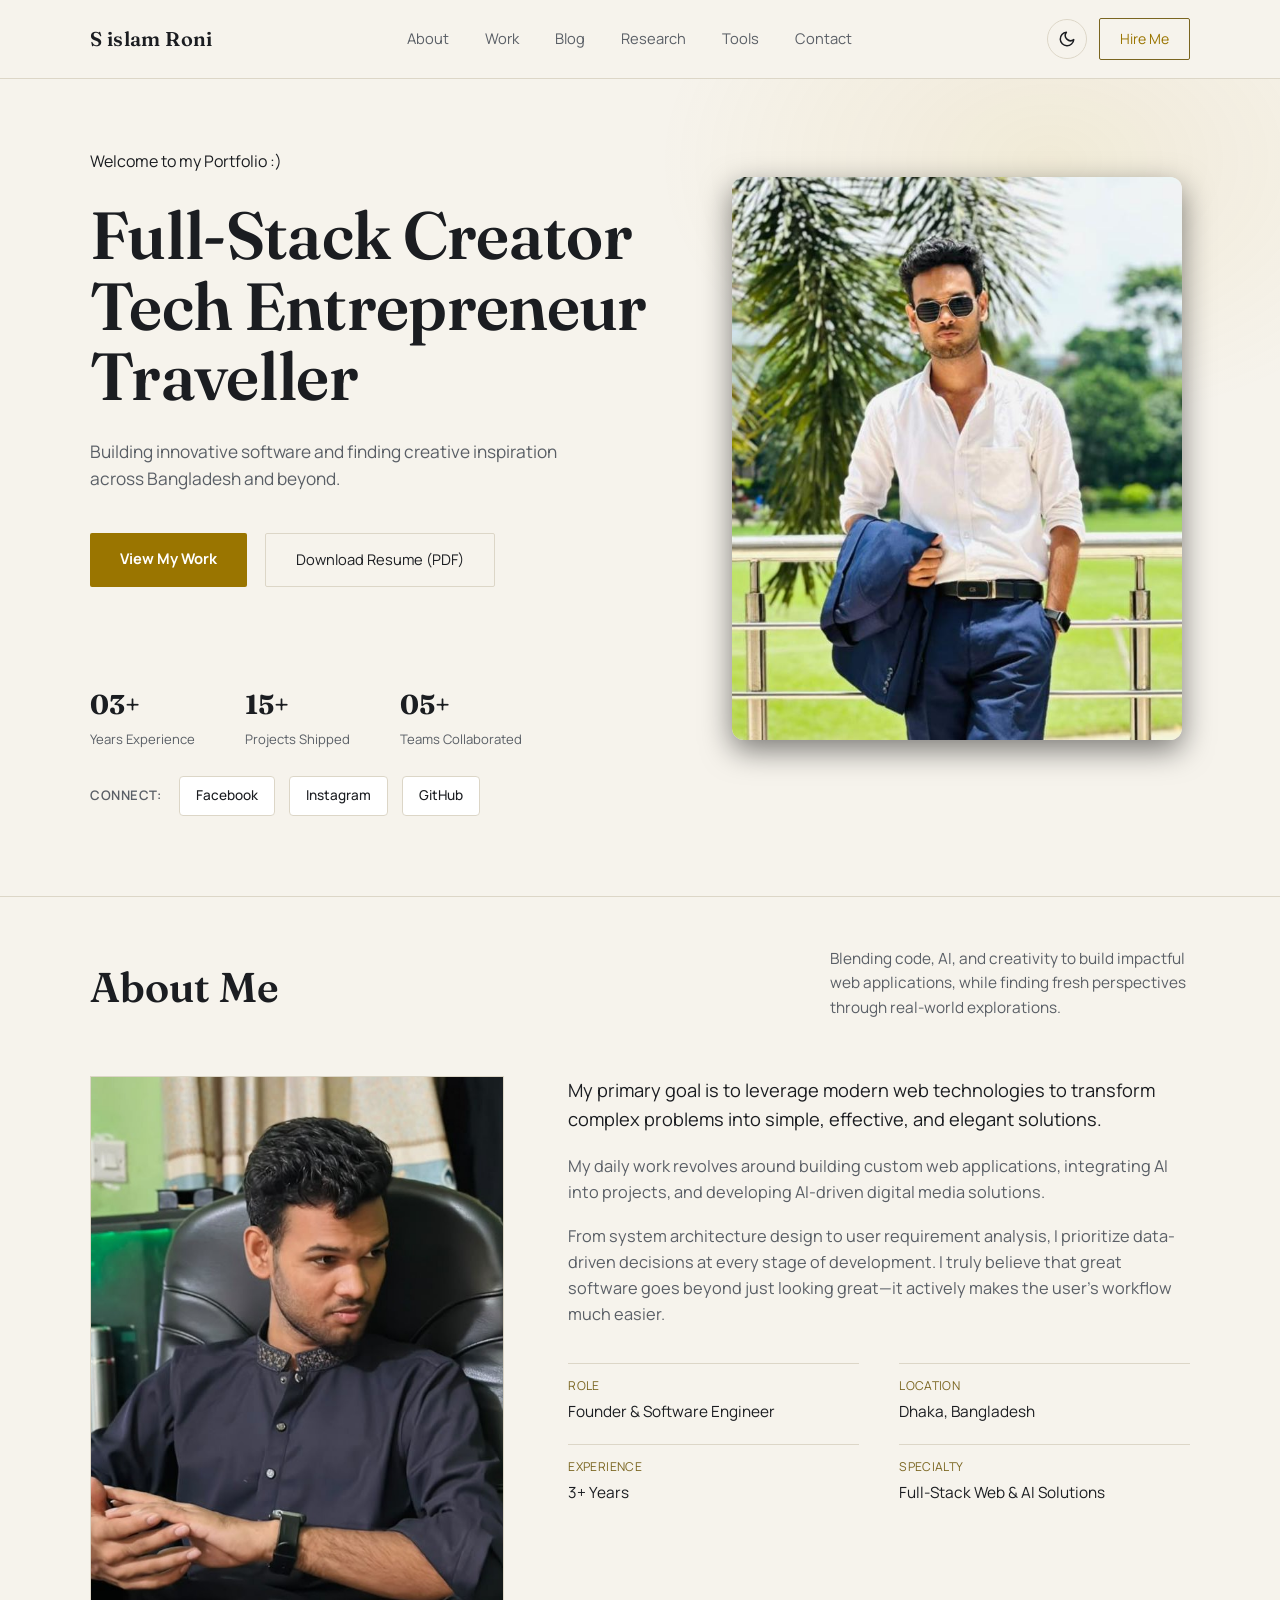
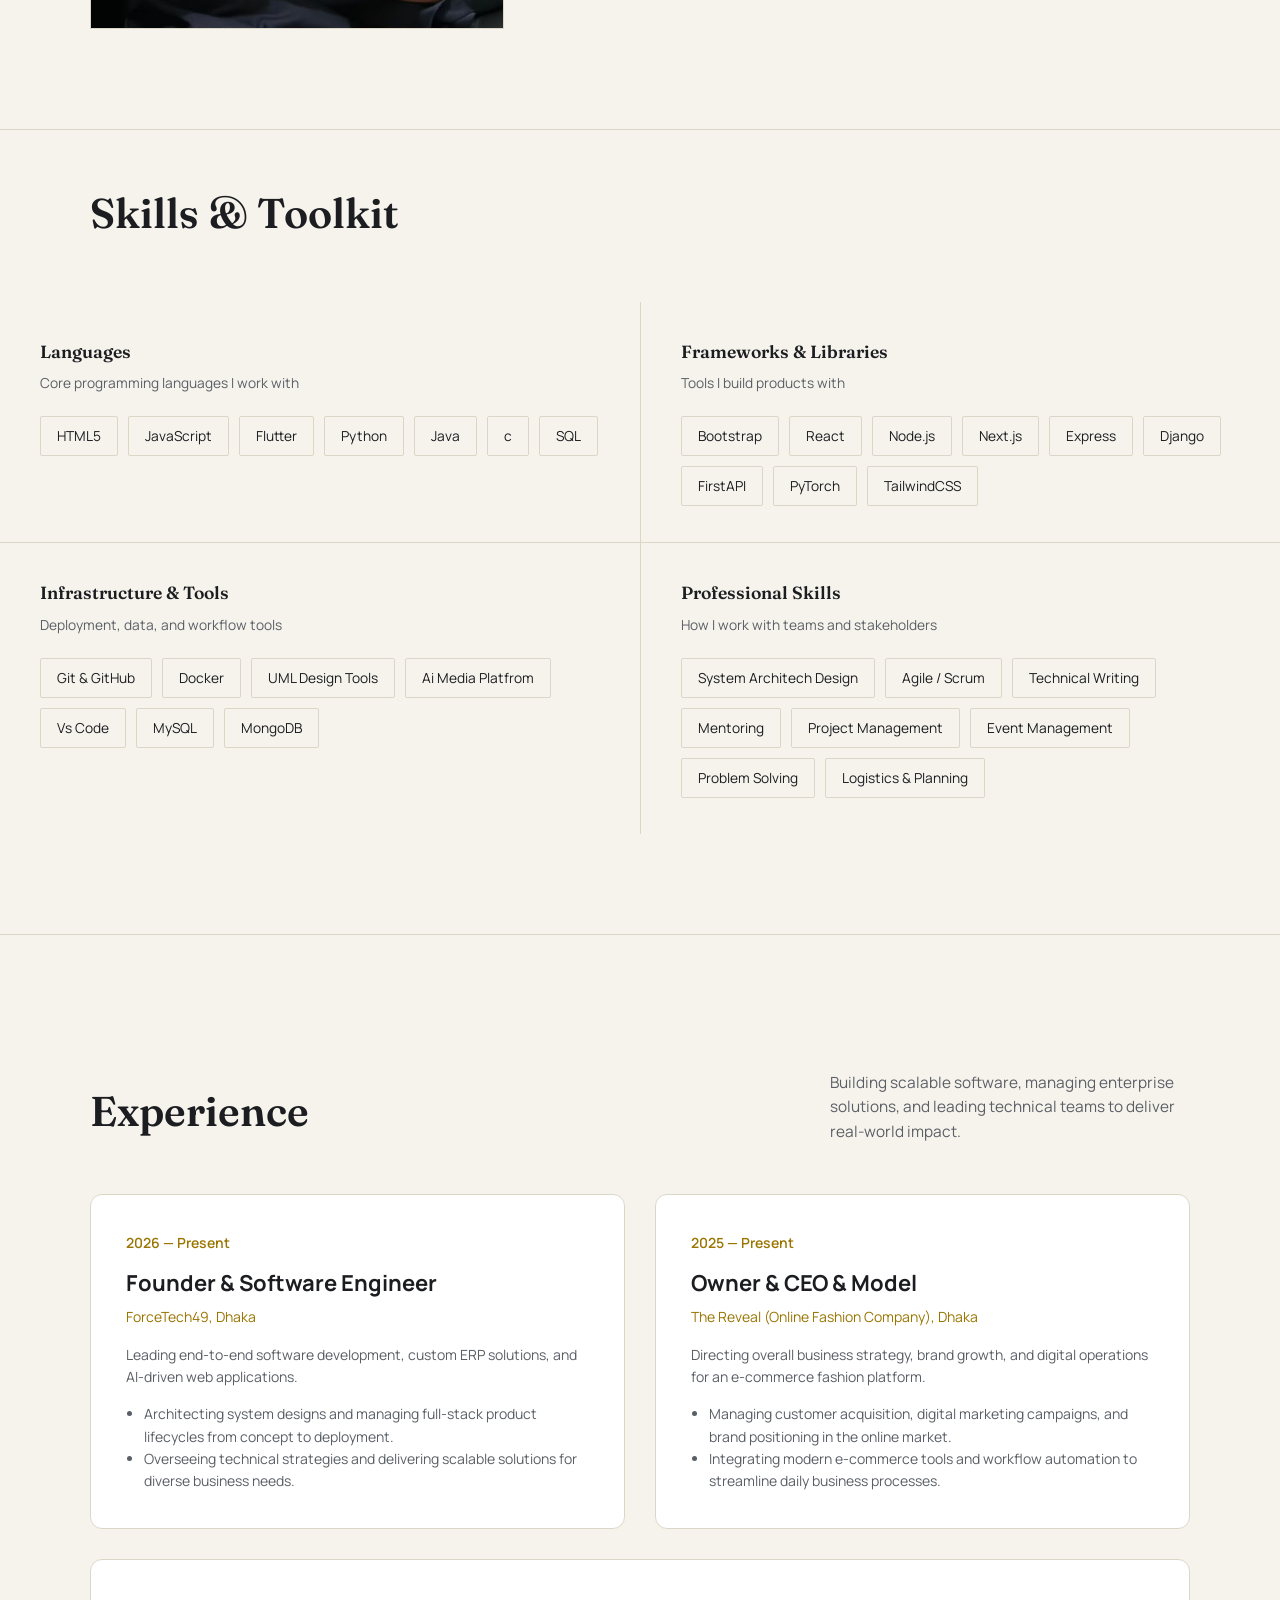
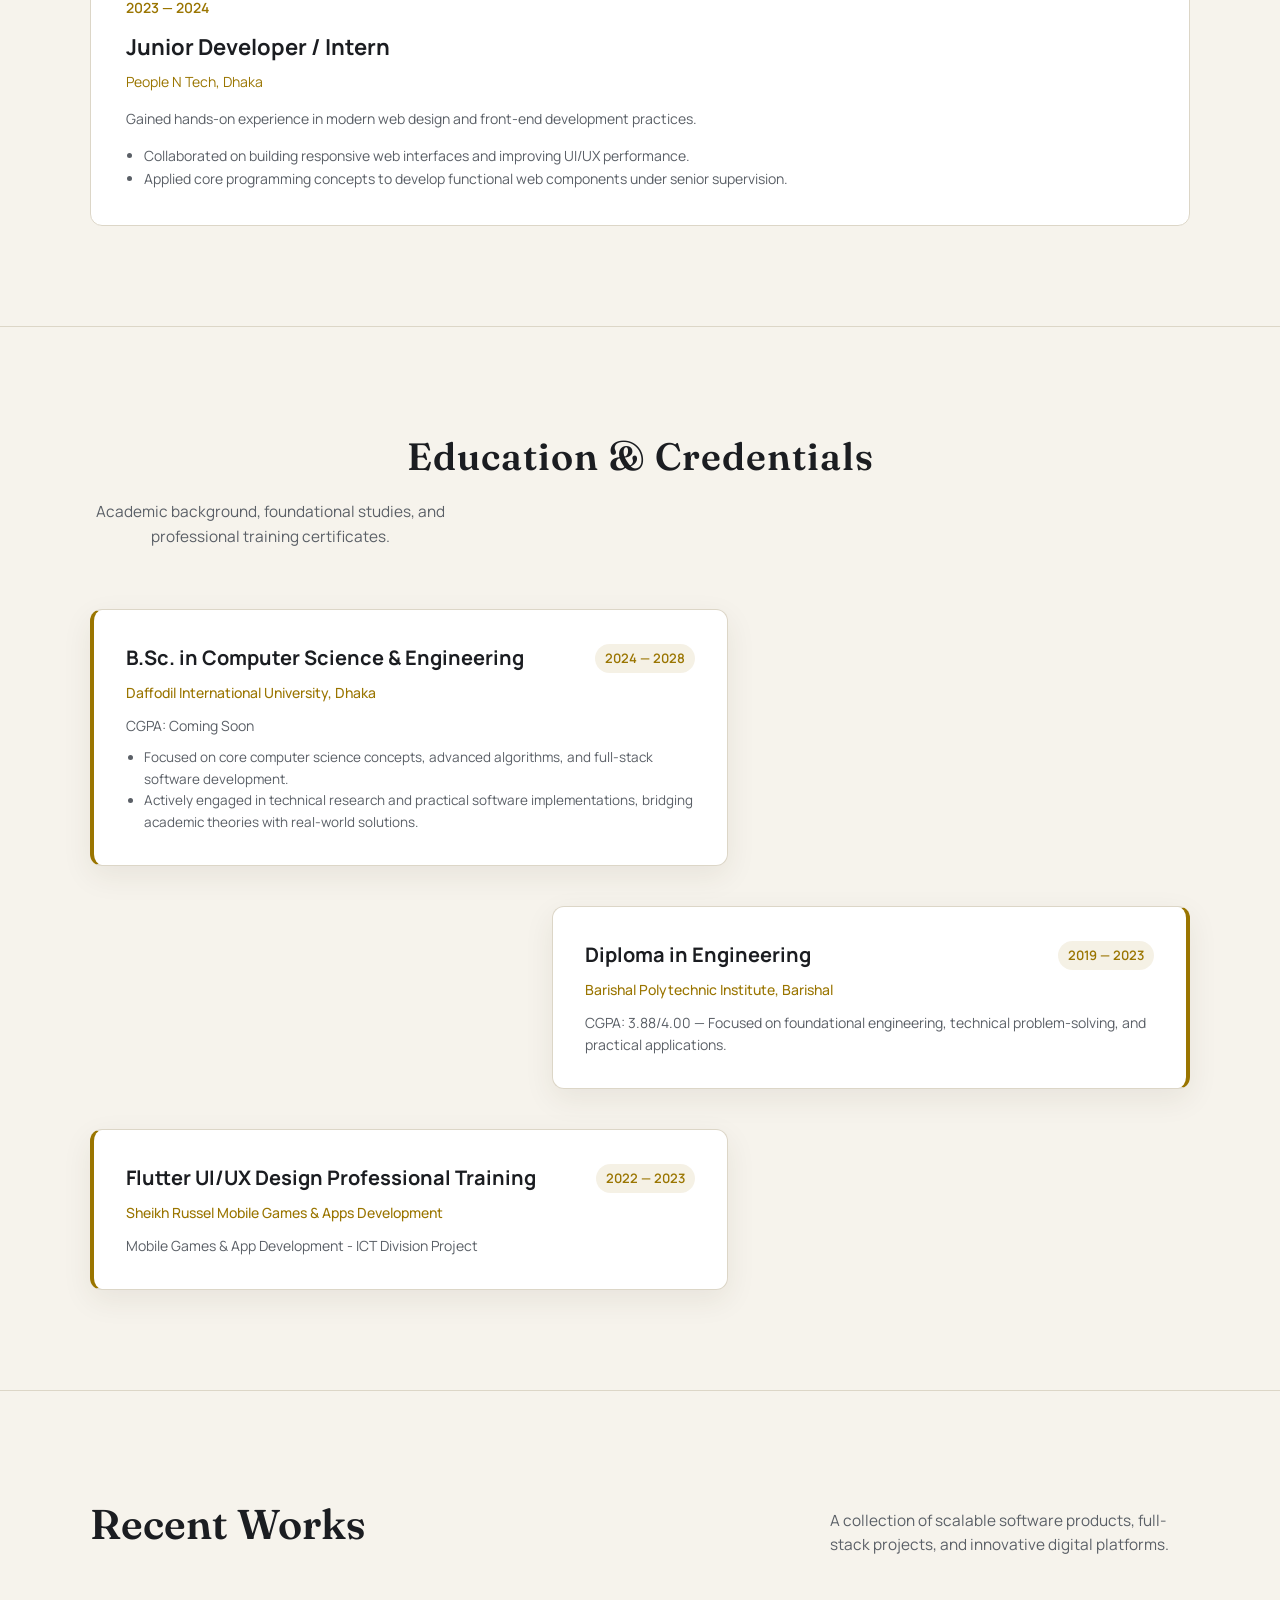
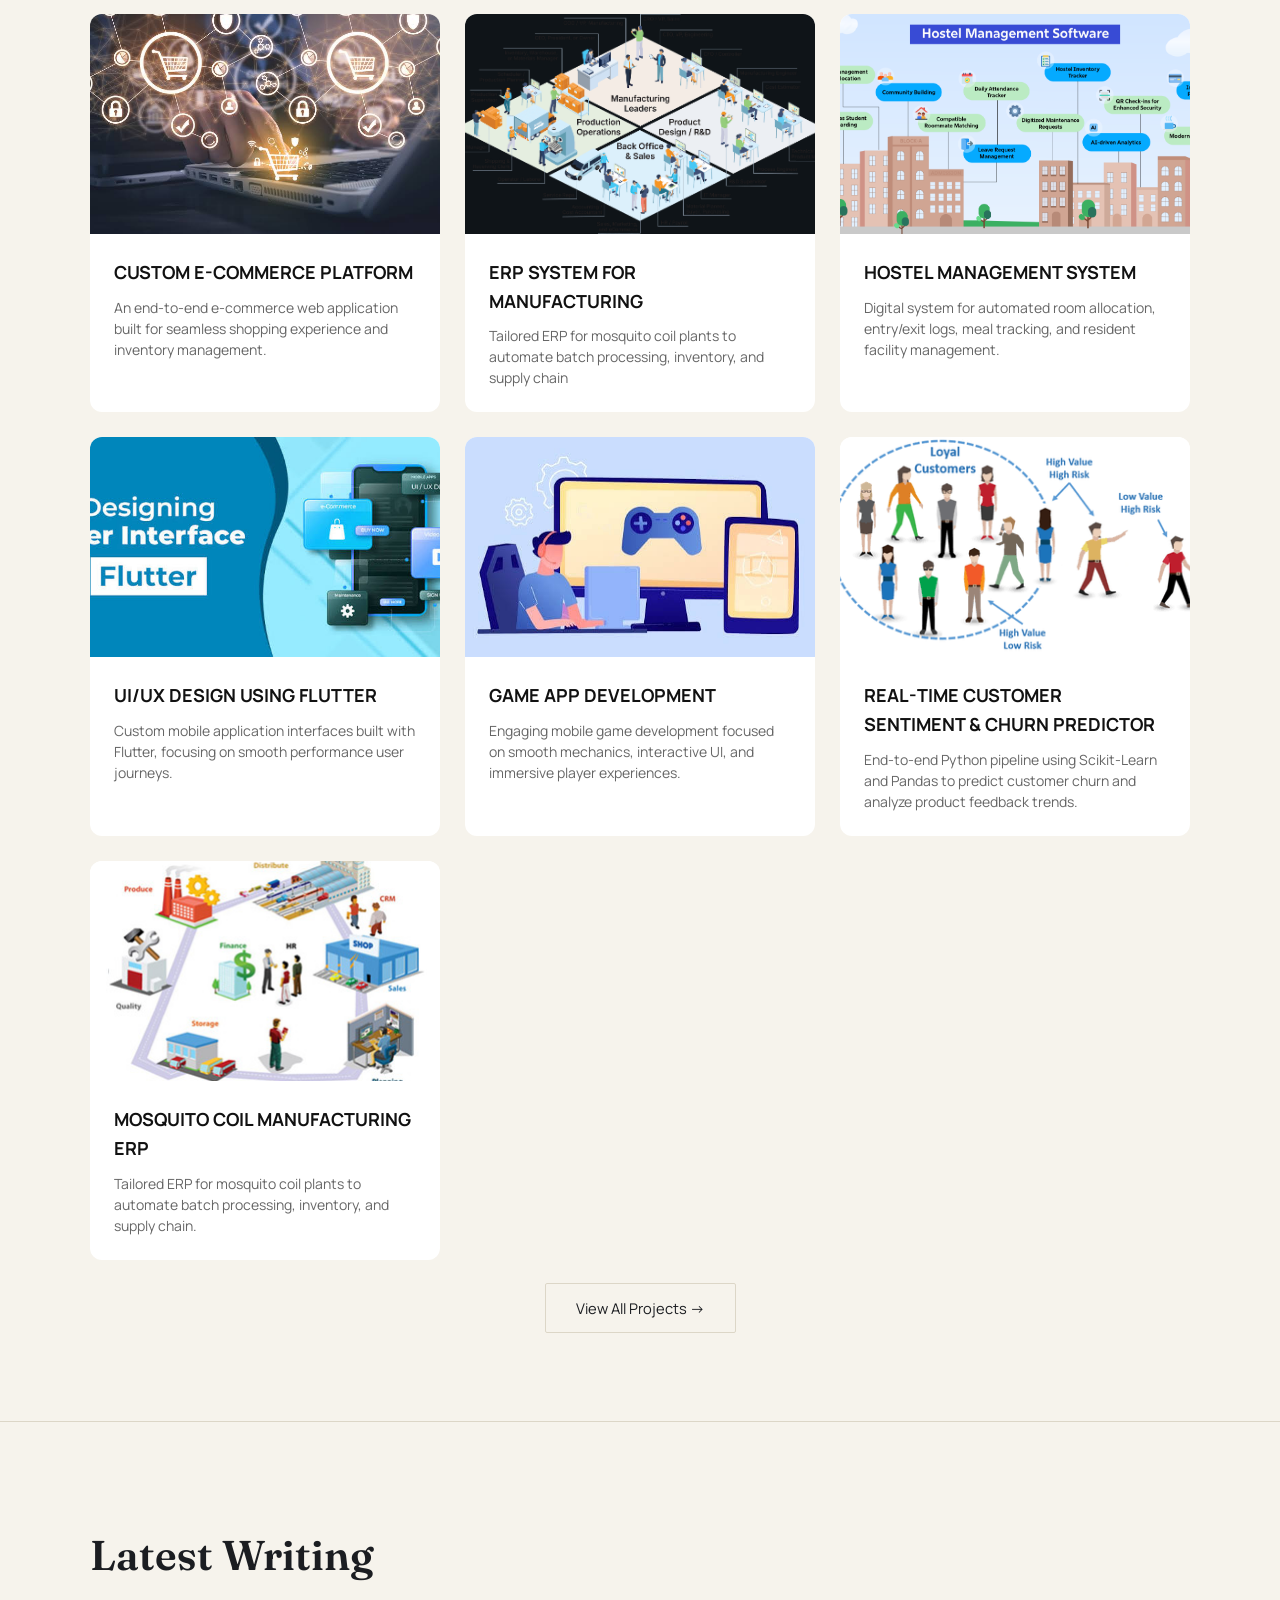
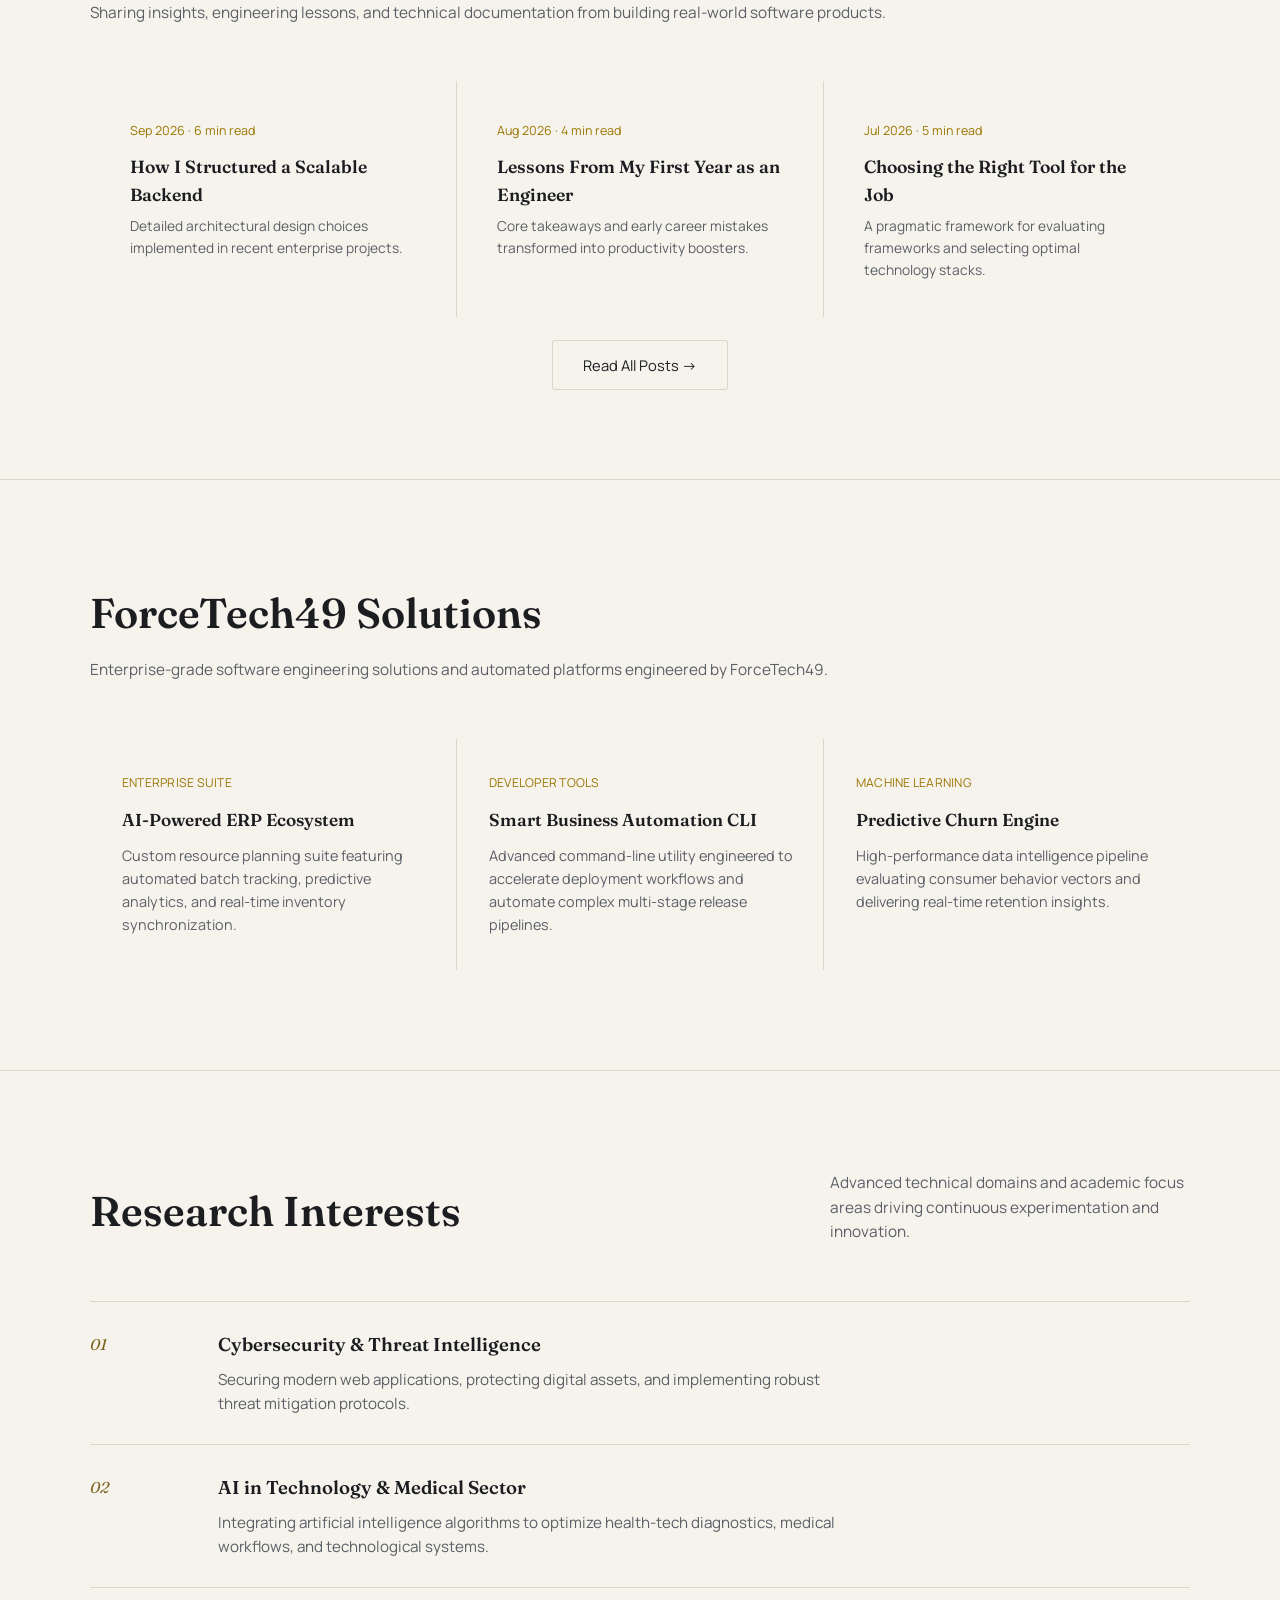
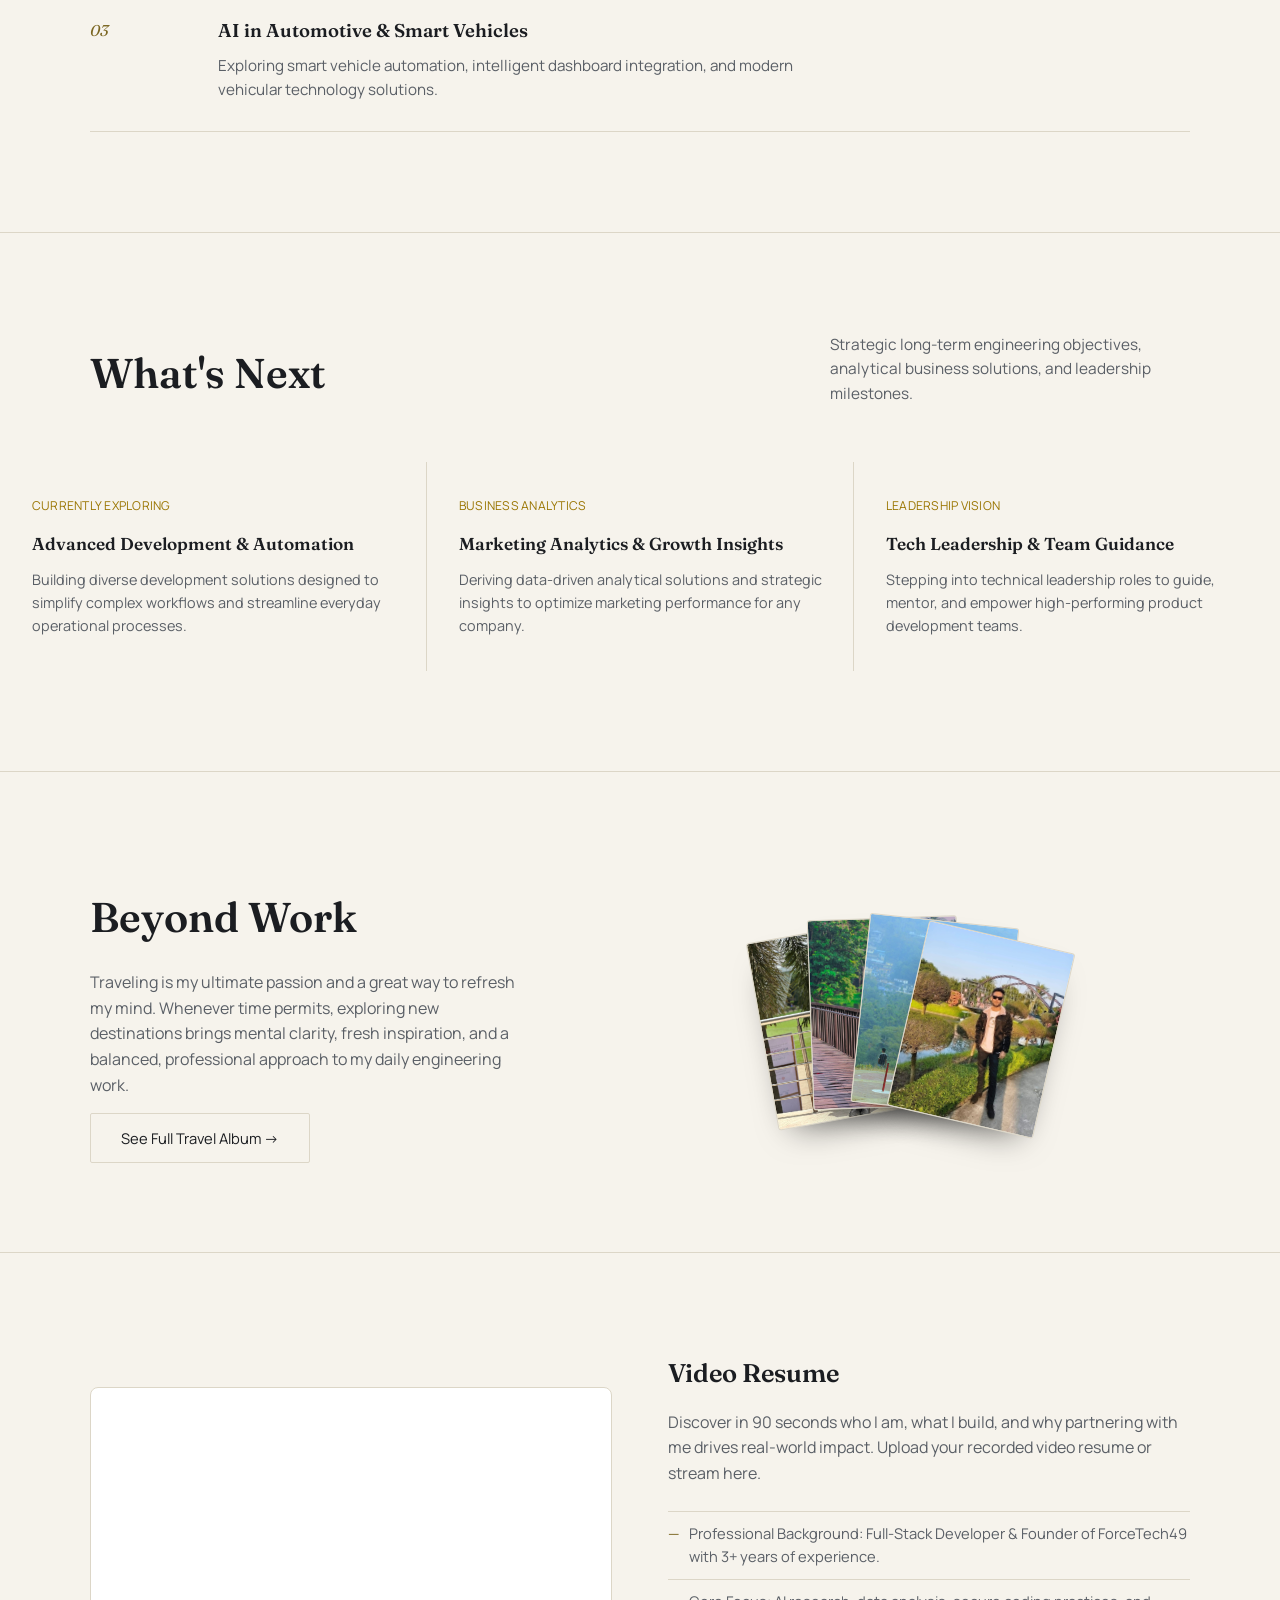
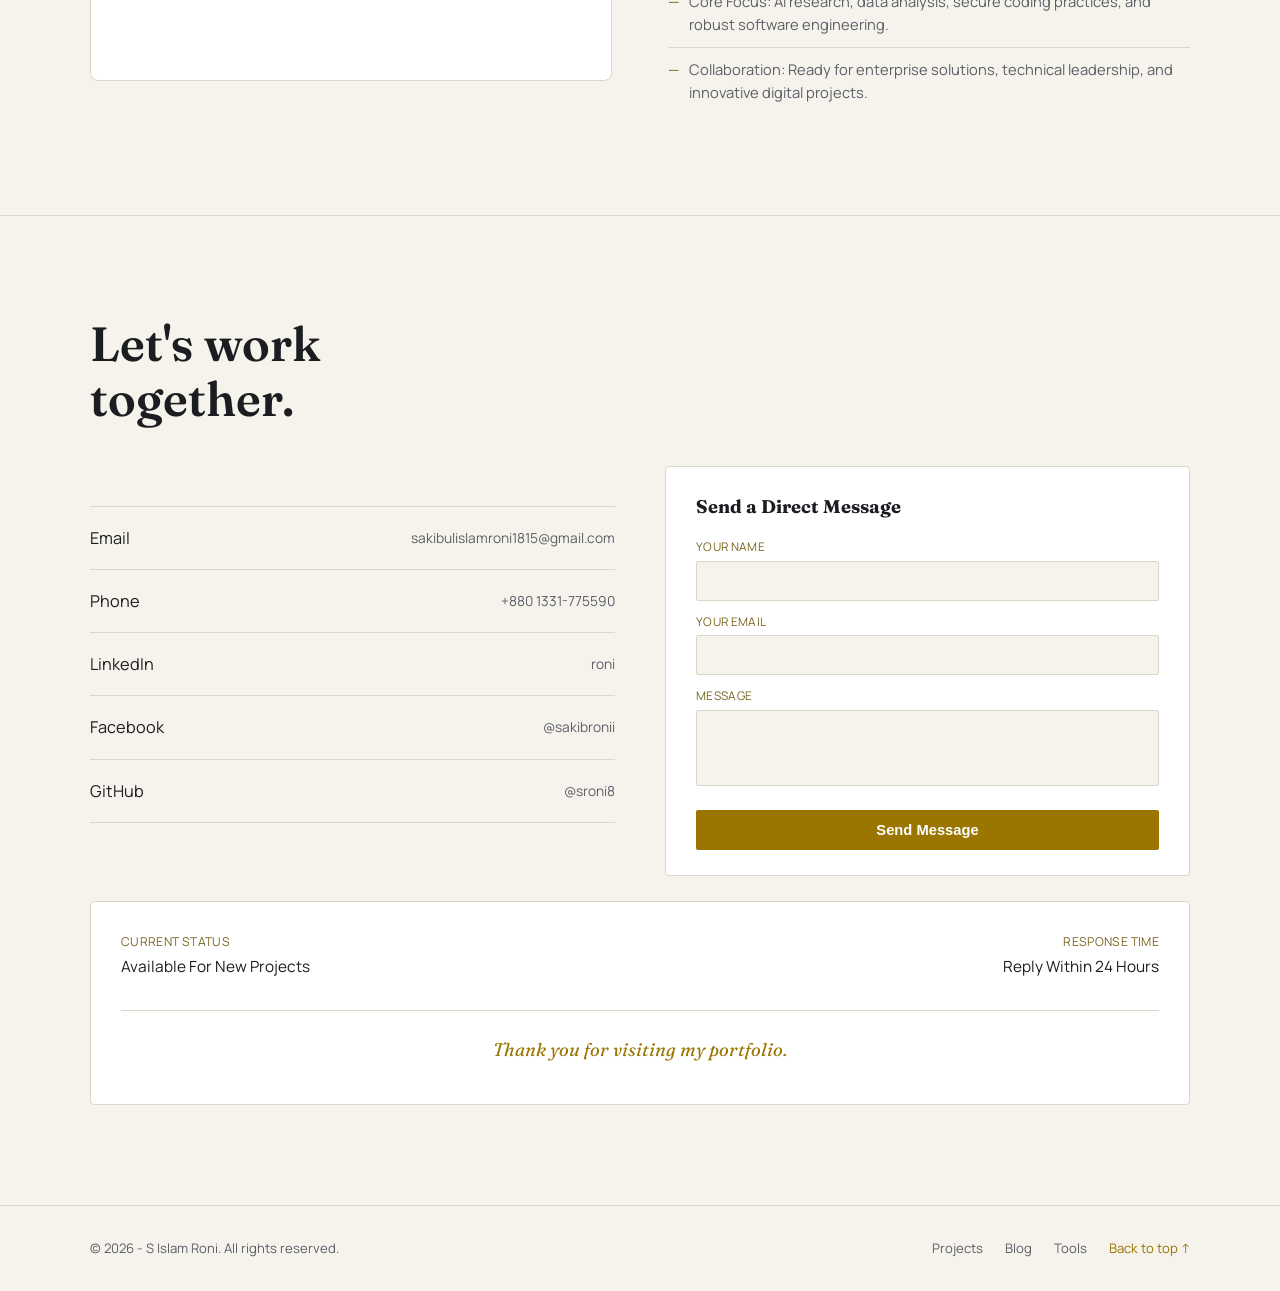
<file: index.html>
<!DOCTYPE html>
<html lang="bn">
<head>
<meta charset="UTF-8">
<meta name="viewport" content="width=device-width, initial-scale=1.0">
<title>S islam Roni — Portfolio</title>
<meta name="theme-color" content="#0E1013">
<script>
  /* Apply saved / system theme BEFORE first paint (no flash) */
  (function(){
    var t = null;
    try { t = localStorage.getItem('theme'); } catch(e){}
    if (t !== 'light' && t !== 'dark') {
      t = (window.matchMedia && matchMedia('(prefers-color-scheme: light)').matches) ? 'light' : 'dark';
    }
    document.documentElement.setAttribute('data-theme', t);
  })();
</script>
<link rel="preconnect" href="https://fonts.googleapis.com">
<link href="https://fonts.googleapis.com/css2?family=Fraunces:opsz,wght@9..144,300;9..144,500;9..144,600;9..144,700&family=Manrope:wght@400;500;600;700;800&display=swap" rel="stylesheet">
<link href="https://unpkg.com/aos@2.3.1/dist/aos.css" rel="stylesheet">
<style>
  :root{
    --bg:        #0E1013;
    --bg-alt:    #15181C;
    --panel:     #1B1F24;
    --line:      #2A2F35;
    --ink:       #EDEAE2;
    --ink-dim:   #9BA0A6;
    --gold:      #C9A227;
    --gold-soft: #8D7A3E;
    --header-bg: rgba(14,16,19,0.86);
    --on-gold:   #111316;
    --card-bg:   rgba(255,255,255,0.03);
    --card-line: rgba(255,255,255,0.08);
    --card-shadow: 0 10px 30px rgba(0,0,0,0.3);
    --gold-bg:   rgba(212,175,55,0.08);
    color-scheme: dark;
    --serif: 'Fraunces', serif;
    --sans:  'Manrope', sans-serif;
  }

  /* ---------- Light theme ---------- */
  :root[data-theme="light"]{
    --bg:        #F6F3EC;
    --bg-alt:    #EDE9DF;
    --panel:     #FFFFFF;
    --line:      #DCD6C7;
    --ink:       #1B1D21;
    --ink-dim:   #5A5F66;
    --gold:      #9A7500;
    --gold-soft: #7A6520;
    --header-bg: rgba(246,243,236,0.88);
    --on-gold:   #FFFFFF;
    --card-bg:   #FFFFFF;
    --card-line: #DCD6C7;
    --card-shadow: 0 10px 30px rgba(60,50,20,0.08);
    --gold-bg:   rgba(154,117,0,0.10);
    color-scheme: light;
  }

  *{ margin:0; padding:0; box-sizing:border-box; }

  html{ scroll-behavior:smooth; -webkit-text-size-adjust:100%; }

  body{
    background:var(--bg);
    color:var(--ink);
    font-family:var(--sans);
    line-height:1.6;
    -webkit-font-smoothing:antialiased;
    overflow-x:clip;
    transition:background .3s ease, color .3s ease;
  }

  a{ color:inherit; text-decoration:none; }
  img{ display:block; max-width:100%; }

  .wrap{
    max-width:1180px;
    margin:0 auto;
    padding:0 40px;
  }

  /* ---------- Nav ---------- */
  header{
    position:sticky; top:0; z-index:50;
    background:var(--header-bg);
    backdrop-filter:blur(10px);
    border-bottom:1px solid var(--line);
  }
  nav.wrap{
    display:flex; align-items:center; justify-content:space-between;
    height:78px;
  }
  .brand{
    font-family:var(--serif);
    font-weight:600;
    font-size:1.25rem;
    letter-spacing:0.02em;
  }
  .brand span{ color:var(--gold); }
  .nav-links{ display:flex; gap:36px; }
  .nav-links a{
    font-size:0.92rem;
    color:var(--ink-dim);
    transition:color .25s ease;
  }
  .nav-links a:hover{ color:var(--ink); }
  .nav-cta{
    border:1px solid var(--gold-soft);
    padding:9px 20px;
    border-radius:2px;
    font-size:0.88rem;
    color:var(--gold);
    transition:background .25s ease, color .25s ease;
  }
  .nav-cta:hover{ background:var(--gold); color:var(--on-gold); }
  .menu-btn{ display:none; background:none; border:0; color:var(--ink); font-size:1.6rem; cursor:pointer; }

  /* ---------- Hero ---------- */
  .hero{
    padding:100px 0 120px;
    position:relative;
    overflow:hidden;
  }
  .hero::before{
    content:"";
    position:absolute; inset:0;
    background:
      radial-gradient(560px 380px at 82% 10%, rgba(201,162,39,0.10), transparent 70%);
    pointer-events:none;
  }
  .hero-grid > *{ min-width:0; }
  .hero-grid{
    display:grid;
    grid-template-columns:1.1fr 0.9fr;
    gap:64px;
    align-items:center;
  }
  .kicker{
    display:flex; align-items:center; gap:12px;
    color:var(--gold);
    font-size:0.9rem;
    letter-spacing:0.04em;
    margin-bottom:28px;
  }
  .kicker::before{
    content:"";
    width:34px; height:1px;
    background:var(--gold-soft);
  }
  .hero h1{
    font-family:var(--serif);
    font-weight:600;
    font-size:clamp(2.6rem, 5.2vw, 4.2rem);
    line-height:1.06;
    letter-spacing:-0.01em;
  }
  .hero h1 em{
    font-style:italic;
    font-weight:300;
    color:var(--gold);
  }
  .hero p.lede{
    margin-top:26px;
    max-width:520px;
    color:var(--ink-dim);
    font-size:1.08rem;
  }
  .hero-actions{
    margin-top:40px;
    display:flex; gap:18px; flex-wrap:wrap;
  }
  .btn-primary{
    background:var(--gold);
    color:var(--on-gold);
    padding:14px 30px;
    font-weight:700;
    font-size:0.92rem;
    border-radius:2px;
    transition:transform .25s ease, box-shadow .25s ease;
  }
  .btn-primary:hover{ transform:translateY(-2px); box-shadow:0 14px 26px -14px rgba(201,162,39,0.55); }
  .btn-ghost{
    border:1px solid var(--line);
    color:var(--ink);
    padding:14px 30px;
    font-size:0.92rem;
    border-radius:2px;
    transition:border-color .25s ease, background .25s ease;
  }
  .btn-ghost:hover{ border-color:var(--gold-soft); background:var(--panel); }

  .hero-stats{
    display:flex; gap:36px;
    margin-top:56px;
  }
  .hero-stats div strong{
    display:block;
    font-family:var(--serif);
    font-size:1.7rem;
    color:var(--ink);
  }
  .hero-stats div span{
    font-size:0.82rem;
    color:var(--ink-dim);
  }

  /* hero photo frame */
  .hero-photo {
    border: none !important;
    padding: 0 !important;
    background: transparent !important;
    width: 100%;
    max-width: 450px;
    margin: 0 auto;
    position: relative;
  }
  
  .hero-photo img {
    width: 100% !important;
    height: auto !important;
    aspect-ratio: 4 / 5;
    object-fit: cover !important;
    object-position: center top !important;
    border-radius: 12px;
    box-shadow: 0 10px 30px rgba(0, 0, 0, 0.5); 
  }

  .photo-placeholder{
    text-align:center;
    color:var(--ink-dim);
    padding:24px;
  }
  .photo-placeholder .icon{
    width:52px; height:52px;
    margin:0 auto 14px;
    border:1px solid var(--gold-soft);
    border-radius:50%;
    display:flex; align-items:center; justify-content:center;
    color:var(--gold);
    font-size:1.3rem;
  }
  .photo-placeholder small{
    display:block;
    margin-top:6px;
    font-size:0.76rem;
    color:#6C7178;
  }

  /* ---------- Section shell ---------- */
  section{ padding:100px 0; border-top:1px solid var(--line); }
  .section-head{
    display:flex;
    justify-content:space-between;
    align-items:flex-end;
    gap:40px;
    margin-bottom:56px; 
  }
  .section-head h2{
    font-family:var(--serif);
    font-weight:600;
    font-size:clamp(1.9rem, 3.4vw, 2.6rem);
  }
  .section-num{
    font-family:var(--serif);
    font-style:italic;
    color:var(--gold-soft);
    font-size:1rem;
    display: none;
  }
  .section-head p{ color:var(--ink-dim); max-width:360px; font-size:0.96rem; }

  /* ---------- About ---------- */
  .about-grid{
    display:grid;
    grid-template-columns:0.8fr 1.2fr;
    gap:64px;
    align-items:start;
  }
  .about-photo{
    aspect-ratio:3/4;
    border:1px solid var(--line);
    background:var(--bg-alt);
    position:relative;
    overflow:hidden;
  }
  .about-photo img{
    width:100%; height:100%; object-fit:cover;
    display:block;
  }
  .about-text p{ color:var(--ink-dim); margin-bottom:18px; font-size:1.02rem; }
  .about-text p:first-child{
    color:var(--ink);
    font-size:1.14rem;
  }
  .facts{
    margin-top:36px;
    display:grid;
    grid-template-columns:1fr 1fr;
    gap:20px 40px;
  }
  .facts div{
    border-top:1px solid var(--line);
    padding-top:12px;
  }
  .facts div label{
    display:block;
    font-size:0.76rem;
    color:var(--gold-soft);
    letter-spacing:0.03em;
    margin-bottom:4px;
  }
  .facts div p{ margin:0; color:var(--ink); font-size:0.96rem; }

  /* ---------- Work gallery ---------- */
  .work-grid{
    display:grid;
    grid-template-columns:repeat(3, 1fr);
    gap:25px;
    background:transparent;
  }
  .work-item{
    display:block;
    background:#fff;
    border-radius: 12px;
    overflow:hidden;
    text-decoration: none;
    color: #333;
    transition: transform 0.3s ease, box-shadow 0.3s ease;
  }
  .work-item img {
    width: 100%;
    height: 100%;
    object-fit: cover;
    display: block;
    opacity: 1 !important;
    position: relative;
    z-index: 2;
  }
  
  .work-item:hover {
    transform: translateY(-5px);
    box-shadow: 0 10px 20px rgba(0,0,0,0.15);
  }

  /* ---------- Video resume ---------- */
  .video-wrap{
    display:grid;
    grid-template-columns:1fr 1fr;
    gap:56px;
    align-items:center;
  }
  .video-frame{
    aspect-ratio:16/9;
    background:var(--panel);
    border:1px solid var(--line);
    position:relative;
    overflow:hidden;
  }
  .video-frame video{ width:100%; height:100%; object-fit:cover; display:none; }
  .play-btn{
    width:74px; height:74px;
    border-radius:50%;
    border:1px solid var(--gold-soft);
    display:flex; align-items:center; justify-content:center;
    color:var(--gold);
    font-size:1.4rem;
    margin:0 auto 16px;
  }
  .video-copy h3{
    font-family:var(--serif);
    font-size:1.6rem;
    font-weight:600;
    margin-bottom:16px;
  }
  .video-copy p{ color:var(--ink-dim); margin-bottom:24px; }
  .video-copy ul{ list-style:none; }
  .video-copy li{
    padding:10px 0;
    border-top:1px solid var(--line);
    color:var(--ink-dim);
    font-size:0.92rem;
    display:flex; gap:10px;
  }
  .video-copy li::before{ content:"—"; color:var(--gold-soft); }

  /* ---------- Contact ---------- */
  .contact-grid{
    display:grid;
    grid-template-columns:1.1fr 0.9fr;
    gap:64px;
  }
  .contact-grid h2{
    font-family:var(--serif);
    font-weight:600;
    font-size:clamp(2rem, 4vw, 3rem);
    line-height:1.15;
  }
  .contact-list{ margin-top:40px; }
  .contact-list a{
    display:block;
    padding:18px 0;
    border-top:1px solid var(--line);
    font-size:1.02rem;
    display:flex; justify-content:space-between; align-items:center;
    transition:color .25s ease;
  }
  .contact-list a:last-child{ border-bottom:1px solid var(--line); }
  .contact-list a:hover{ color:var(--gold); }
  .contact-list a span{ color:var(--ink-dim); font-size:0.86rem; }

  .contact-card{
    background:var(--panel);
    border:1px solid var(--line);
    padding:40px;
  }
  .contact-card label{
    display:block;
    font-size:0.76rem;
    color:var(--gold-soft);
    letter-spacing:0.03em;
    margin-bottom:14px;
  }
  .contact-card p{ color:var(--ink-dim); font-size:0.94rem; margin-bottom:10px; }

  footer{
    border-top:1px solid var(--line);
    padding:32px 0;
  }
  footer .wrap{
    display:flex; justify-content:space-between; align-items:center;
    font-size:0.82rem; color:var(--ink-dim);
  }

  /* ---------- Skills ---------- */
  .skills-grid{
    display:grid;
    grid-template-columns:repeat(2, 1fr);
    gap:1px;
    background:var(--line);
  }
  .skill-block{
    display:block;
    background:var(--bg);
    padding:36px 40px;
    transition:background .25s ease;
  }
  a.skill-block:hover{ background:var(--panel); }
  .skill-block h4{
    font-family:var(--serif);
    font-size:1.1rem;
    font-weight:600;
    margin-bottom:6px;
  }
  .skill-block .sub{
    color:var(--ink-dim);
    font-size:0.86rem;
    margin-bottom:22px;
  }
  .tag-row{
    display:flex; flex-wrap:wrap; gap:10px;
  }
  .tag{
    border:1px solid var(--line);
    padding:8px 16px;
    font-size:0.86rem;
    color:var(--ink);
    border-radius:2px;
    transition:border-color .25s ease, color .25s ease;
  }
  .tag:hover{ border-color:var(--gold-soft); color:var(--gold); }

  /* ---------- Research interests ---------- */
  .research-list{
    display:flex; flex-direction:column;
  }
  .research-item{
    display:grid;
    grid-template-columns:100px 1fr;
    gap:28px;
    padding:28px 0;
    border-top:1px solid var(--line);
  }
  .research-item:last-child{ border-bottom:1px solid var(--line); }
  .research-item .r-tag{
    font-family:var(--serif);
    font-style:italic;
    color:var(--gold-soft);
    font-size:0.98rem;
    padding-top:2px;
  }
  .research-item h4{
    font-family:var(--serif);
    font-size:1.16rem;
    font-weight:600;
    margin-bottom:8px;
  }
  .research-item p{ color:var(--ink-dim); font-size:0.95rem; max-width:640px; }

  /* ---------- Future / currently exploring ---------- */
  .future-grid{
    display:grid;
    grid-template-columns:repeat(3, 1fr);
    gap:1px;
    background:var(--line);
  }
  .future-item{
    background:var(--bg);
    padding:34px 30px;
    border-left:2px solid transparent;
    transition:border-color .25s ease;
  }
  .future-item:hover{ border-left:2px solid var(--gold); }
  .future-item .f-status{
    font-size:0.76rem;
    color:var(--gold);
    letter-spacing:0.02em;
    margin-bottom:14px;
    display:block;
  }
  .future-item h4{
    font-family:var(--serif);
    font-size:1.08rem;
    font-weight:600;
    margin-bottom:10px;
  }
  .future-item p{ color:var(--ink-dim); font-size:0.9rem; }

  /* ---------- Travel teaser ---------- */
  .travel-wrap{
    display:grid;
    grid-template-columns:0.9fr 1.1fr;
    gap:64px;
    align-items:center;
  }
  .travel-copy p{ color:var(--ink-dim); font-size:1rem; margin-bottom:28px; max-width:440px; }
  .travel-fan{
    position:relative;
    height:230px;
    display:flex; align-items:center; justify-content:center;
  }
  .fan-card{
    position:absolute;
    width:150px; height:190px;
    border:1px solid var(--line);
    background:var(--bg-alt);
    border-radius:3px;
    overflow:hidden;
    box-shadow:0 18px 34px -18px rgba(0,0,0,0.6);
    transition:transform .35s ease;
    display:flex; align-items:center; justify-content:center;
  }
  .fan-card img{ width:100%; height:100%; object-fit:cover; display:none; }
  .fan-card .ph{ text-align:center; color:var(--ink-dim); padding:12px; font-size:0.78rem; }
  .fan-card .ph .icon{
    width:32px; height:32px; margin:0 auto 8px;
    border:1px solid var(--gold-soft); border-radius:50%;
    display:flex; align-items:center; justify-content:center;
    color:var(--gold); font-size:0.95rem;
  }
  .fan-card:nth-child(1){ transform:rotate(-10deg) translateX(-70px); z-index:1; }
  .fan-card:nth-child(2){ transform:rotate(-2deg) translateX(-20px); z-index:2; }
  .fan-card:nth-child(3){ transform:rotate(6deg) translateX(30px); z-index:3; }
  .fan-card:nth-child(4){ transform:rotate(13deg) translateX(78px); z-index:4; }
  .travel-fan:hover .fan-card:nth-child(1){ transform:rotate(-13deg) translateX(-88px) translateY(-4px); }
  .travel-fan:hover .fan-card:nth-child(2){ transform:rotate(-4deg) translateX(-28px) translateY(-8px); }
  .travel-fan:hover .fan-card:nth-child(3){ transform:rotate(7deg) translateX(38px) translateY(-8px); }
  .travel-fan:hover .fan-card:nth-child(4){ transform:rotate(16deg) translateX(96px) translateY(-4px); }

  /* ---------- Nav extras: theme toggle + mobile menu ---------- */
  .nav-right{ display:flex; align-items:center; gap:12px; }
  .theme-toggle{
    width:40px; height:40px;
    display:inline-flex; align-items:center; justify-content:center;
    background:transparent;
    border:1px solid var(--line);
    border-radius:50%;
    color:var(--ink);
    cursor:pointer;
    transition:border-color .25s ease, color .25s ease, background .25s ease;
  }
  .theme-toggle:hover{ border-color:var(--gold-soft); color:var(--gold); }
  .theme-toggle svg{ width:18px; height:18px; }
  :root[data-theme="dark"]  .icon-moon{ display:none; }
  :root[data-theme="light"] .icon-sun { display:none; }

  /* ---------- Back to top ---------- */
  .back-to-top{
    position:fixed;
    right:20px;
    bottom:calc(20px + env(safe-area-inset-bottom, 0px));
    width:46px; height:46px;
    display:flex; align-items:center; justify-content:center;
    background:var(--gold);
    color:var(--on-gold);
    border:0; border-radius:50%;
    font-size:1.2rem; font-weight:700;
    cursor:pointer;
    box-shadow:0 10px 24px -8px rgba(0,0,0,0.45);
    opacity:0; visibility:hidden; transform:translateY(12px);
    transition:opacity .3s ease, transform .3s ease, visibility .3s ease;
    z-index:60;
  }
  .back-to-top.show{ opacity:1; visibility:visible; transform:translateY(0); }
  .back-to-top:hover{ transform:translateY(-3px); }
  .footer-top{ color:var(--gold) !important; cursor:pointer; }

  /* ---------- Responsive ---------- */
  @media (max-width:860px){
    .wrap{ padding:0 22px; }
    nav.wrap{ height:66px; }
    .nav-links{
      display:none;
      position:absolute; top:100%; left:0; right:0;
      flex-direction:column; gap:0;
      background:var(--bg);
      border-bottom:1px solid var(--line);
      padding:8px 22px 16px;
      box-shadow:0 18px 30px -18px rgba(0,0,0,0.35);
    }
    .nav-links.open{ display:flex; }
    .nav-links a{ padding:14px 0; border-bottom:1px solid var(--line); font-size:1rem; }
    .nav-links a:last-child{ border-bottom:0; }
    .menu-btn{ display:inline-flex; align-items:center; justify-content:center; width:40px; height:40px; }
    .hero{ padding:64px 0 72px; }
    .hero-grid{ grid-template-columns:1fr; gap:44px; }
    .about-grid{ grid-template-columns:1fr; }
    .about-photo{ max-width:320px; }
    .work-grid{ grid-template-columns:repeat(2,1fr); }
    .video-wrap{ grid-template-columns:1fr; }
    .contact-grid{ grid-template-columns:1fr; }
    section{ padding:72px 0; }
    .skills-grid{ grid-template-columns:1fr; }
    .future-grid{ grid-template-columns:1fr; }
    .research-item{ grid-template-columns:1fr; gap:6px; }
    .timeline{ padding-left:26px; }
    .t-item::before{ left:-26px; }
    .travel-wrap{ grid-template-columns:1fr; }
    .travel-fan{ margin-top:20px; }

    /* sections */
    .section-head{ flex-direction:column; align-items:flex-start; gap:14px; margin-bottom:36px; }
    .section-head p{ max-width:100%; }
    .hero-photo{ max-width:360px; }
    .hero-stats{ gap:24px !important; margin-top:0; }
    .hero-actions{ margin-top:30px; }

    /* experience */
    .exp-grid{ grid-template-columns:1fr !important; gap:20px !important; }
    .exp-wide{ grid-column:auto !important; }
    .exp-grid > div{ padding:24px !important; }

    /* education */
    .edu-list{ gap:22px !important; }
    .edu-card{ width:100% !important; align-self:stretch !important; padding:22px !important; }
    .edu-head-title{ font-size:30px !important; }

    /* writing */
    .writing-grid{ grid-template-columns:1fr !important; }
    .skill-block{ padding:28px 22px; }

    /* contact */
    .contact-two{ grid-template-columns:1fr !important; gap:32px !important; }
    .contact-list a{ flex-wrap:wrap; gap:4px 12px; }
    .contact-list a span{ overflow-wrap:anywhere; }
    .contact-card [style*="text-align: right"]{ text-align:left !important; }
    input, textarea{ font-size:16px !important; }

    /* footer */
    footer .wrap{ flex-direction:column; text-align:center; }
  }

  @media (max-width:560px){
    .work-grid{ grid-template-columns:1fr; }
    .nav-cta{ display:none; }
    .hero-actions a{ flex:1 1 100%; text-align:center; }
    .travel-fan{ transform:scale(.8); height:200px; margin-top:0; }
    .back-to-top{ right:14px; width:44px; height:44px; }
  }
</style>
</head>
<body id="top">

<header>
  <nav class="wrap">
    <div class="brand">S islam Roni<span></span></div>
    <div class="nav-links" id="navLinks">
      <a href="#about">About</a>
      <a href="#work">Work</a>
      <a href="blog.html">Blog</a>
      <a href="#research">Research</a>
      <a href="tools.html">Tools</a>
      <a href="#contact">Contact</a>
    </div>
    <div class="nav-right">
      <button class="theme-toggle" id="themeToggle" type="button" aria-label="Switch theme" title="Switch theme">
        <svg class="icon-sun" viewBox="0 0 24 24" fill="none" stroke="currentColor" stroke-width="2" stroke-linecap="round" stroke-linejoin="round" aria-hidden="true">
          <circle cx="12" cy="12" r="4"/>
          <path d="M12 2v2M12 20v2M4.93 4.93l1.41 1.41M17.66 17.66l1.41 1.41M2 12h2M20 12h2M4.93 19.07l1.41-1.41M17.66 6.34l1.41-1.41"/>
        </svg>
        <svg class="icon-moon" viewBox="0 0 24 24" fill="none" stroke="currentColor" stroke-width="2" stroke-linecap="round" stroke-linejoin="round" aria-hidden="true">
          <path d="M21 12.8A9 9 0 1 1 11.2 3a7 7 0 0 0 9.8 9.8z"/>
        </svg>
      </button>
      <a href="#contact" class="nav-cta">Hire Me</a>
      <button class="menu-btn" id="menuBtn" type="button" aria-label="Open menu" aria-expanded="false" aria-controls="navLinks">☰</button>
    </div>
  </nav>
</header>

<main>

  <!-- ================= HERO ================= -->
  <section class="hero" style="border-top:none; padding-top:70px;padding-bottom: 80px; " data-aos="fade-up">
    <div class="wrap hero-grid">
      <div data-aos="fade-right">
        <div>Welcome to my Portfolio :)</div><br>
        <h1>Full-Stack Creator <br>Tech Entrepreneur Traveller<br><em></em></h1>
        <p class="lede">
          Building innovative software and finding creative inspiration across Bangladesh and beyond.
        </p>
        <div class="hero-actions">
          <a href="#work" class="btn-primary">View My Work</a>
          <a href="#" class="btn-ghost">Download Resume (PDF)</a>
        </div>
        <!-- Hero Stats & Social Links -->
        <div style="margin-top: 40px; display: flex; flex-direction: column; gap: 24px;">
          
          <!-- Stats Counter Row -->
          <div class="hero-stats" style="display: flex; gap: 50px; flex-wrap: wrap;">
            <div><strong>03+</strong><span>Years Experience</span></div>
            <div><strong>15+</strong><span>Projects Shipped</span></div>
            <div><strong>05+</strong><span>Teams Collaborated</span></div>
          </div>

          <!-- Social Links Row -->
          <div style="display: flex; align-items: center; gap: 14px; flex-wrap: wrap;">
            <span style="font-size: 0.82rem; color: var(--ink-dim); letter-spacing: 0.04em; font-weight: 600; text-transform: uppercase; margin-right: 4px;">Connect:</span>
            
            <!-- Facebook -->
            <a href="https://facebook.com/sakibronii" target="_blank" style="background: var(--panel); border: 1px solid var(--line); color: var(--ink); padding: 8px 16px; border-radius: 4px; font-size: 0.85rem; font-weight: 500; text-decoration: none; transition: all 0.25s ease;" onmouseover="this.style.borderColor='var(--gold)'; this.style.color='var(--gold)';" onmouseout="this.style.borderColor='var(--line)'; this.style.color='var(--ink)';">
              Facebook
            </a>

            <!-- Instagram -->
            <a href="https://instagram.com" target="_blank" style="background: var(--panel); border: 1px solid var(--line); color: var(--ink); padding: 8px 16px; border-radius: 4px; font-size: 0.85rem; font-weight: 500; text-decoration: none; transition: all 0.25s ease;" onmouseover="this.style.borderColor='var(--gold)'; this.style.color='var(--gold)';" onmouseout="this.style.borderColor='var(--line)'; this.style.color='var(--ink)';">
              Instagram
            </a>

            <!-- GitHub -->
            <a href="https://github.com/sroni8" target="_blank" style="background: var(--panel); border: 1px solid var(--line); color: var(--ink); padding: 8px 16px; border-radius: 4px; font-size: 0.85rem; font-weight: 500; text-decoration: none; transition: all 0.25s ease;" onmouseover="this.style.borderColor='var(--gold)'; this.style.color='var(--gold)';" onmouseout="this.style.borderColor='var(--line)'; this.style.color='var(--ink)';">
              GitHub
            </a>
          </div>

        </div>
      </div>

      <div class="hero-photo" data-aos="fade-left" data-aos-delay="200">
        <img src="images/pp1(1).jpeg" alt="Sakibul islam Roni">
        <div class="photo-placeholder"></div>
      </div>
    </div>
  </section>

  <!-- ================= ABOUT ================= -->
  <section id="about" style="padding-top: 50px;" data-aos="fade-up">
    <div class="wrap">
      <div class="section-head">
        <div data-aos="fade-right">
          <span class="section-num">01</span>
          <h2>About Me</h2>
        </div>
        <p data-aos="fade-left">Blending code, AI, and creativity to build impactful web applications, while finding fresh perspectives through real-world explorations.</p>
      </div>
      
      <div class="about-grid">
        <div class="about-photo" data-aos="fade-right" data-aos-delay="100">
          <img src="images/others.jpeg" alt="Sakibul islam Roni">
          <div class="photo-placeholder">
            <div class="icon">＋</div>
            <small>S islam Roni 3:4</small>
          </div>
        </div>

        <div class="about-text" data-aos="fade-left" data-aos-delay="200">
          <p>
              My primary goal is to leverage modern web technologies to transform complex problems into simple, effective, and elegant solutions.
          </p>
          <p>
              My daily work revolves around building custom web applications, integrating AI into projects, and developing AI-driven digital media solutions. 
          </p>
          <p>
              From system architecture design to user requirement analysis, I prioritize data-driven decisions at every stage of development. I truly believe that great software goes beyond just looking great—it actively makes the user's workflow much easier.
          </p>

          <div class="facts" data-aos="zoom-in" data-aos-delay="300">
            <div><label>ROLE</label><p>Founder & Software Engineer</p></div>
            <div><label>LOCATION</label><p>Dhaka, Bangladesh</p></div>
            <div><label>EXPERIENCE</label><p>3+ Years</p></div>
            <div><label>SPECIALTY</label><p>Full-Stack Web & AI Solutions</p></div>
          </div>
        </div>
      </div>
    </div>
  </section>

  <!-- ================= SKILLS ================= -->
  <section id="skills" style="padding-top: 50px;" data-aos="fade-up">
    <div class="wrap">
      <div class="section-head">
        <div data-aos="fade-right">
          <span class="section-num">02</span>
          <h2>Skills &amp; Toolkit</h2>
        </div>
      </div>
    </div>

    <div class="skills-grid" data-aos="fade-up" data-aos-delay="100">
      <div class="skill-block" data-aos="zoom-in" data-aos-delay="100">
        <h4>Languages</h4>
        <div class="sub">Core programming languages I work with</div>
        <div class="tag-row">
          <span class="tag">HTML5</span>
          <span class="tag">JavaScript</span>
          <span class="tag">Flutter</span>
          <span class="tag">Python</span>
          <span class="tag">Java</span>
          <span class="tag">c</span>
          <span class="tag">SQL</span>
        </div>
      </div>
      <div class="skill-block" data-aos="zoom-in" data-aos-delay="200">
        <h4>Frameworks &amp; Libraries</h4>
        <div class="sub">Tools I build products with</div>
        <div class="tag-row">
          <span class="tag">Bootstrap</span>
          <span class="tag">React</span>
          <span class="tag">Node.js</span>
          <span class="tag">Next.js</span>
          <span class="tag">Express</span>
          <span class="tag">Django</span>
          <span class="tag">FirstAPI</span>
          <span class="tag">PyTorch</span>
          <span class="tag">TailwindCSS</span>
        </div>
      </div>
      <div class="skill-block" data-aos="zoom-in" data-aos-delay="300">
        <h4>Infrastructure &amp; Tools</h4>
        <div class="sub">Deployment, data, and workflow tools</div>
        <div class="tag-row">
          <span class="tag">Git &amp; GitHub</span>
          <span class="tag">Docker</span>
          <span class="tag">UML Design Tools</span>
          <span class="tag">Ai Media Platfrom</span>
          <span class="tag">Vs Code</span>
          <span class="tag">MySQL</span>
          <span class="tag">MongoDB</span>
        </div>
      </div>
      <div class="skill-block" data-aos="zoom-in" data-aos-delay="400">
        <h4>Professional Skills</h4>
        <div class="sub">How I work with teams and stakeholders</div>
        <div class="tag-row">
          <span class="tag">System Architech Design</span>
          <span class="tag">Agile / Scrum</span>
          <span class="tag">Technical Writing</span>
          <span class="tag">Mentoring</span>
          <span class="tag">Project Management</span>
          <span class="tag">Event Management</span>
          <span class="tag">Problem Solving</span>
          <span class="tag">Logistics & Planning</span>
        </div>
      </div>
    </div>
  </section>

  <!-- ================= EXPERIENCE ================= -->
  <section id="experience" data-aos="fade-up">
    <div class="wrap">
      <div class="section-head" style="margin-bottom: 50px; padding-top: 20px;" data-aos="fade-right">
        <div>
          <span class="section-num">03</span>
          <h2>Experience</h2>
        </div>
        <p style="margin-top:16px;" data-aos="fade-left">Building scalable software, managing enterprise solutions, and leading technical teams to deliver real-world impact.</p>
      </div>

      <div class="exp-grid" style="display: grid; grid-template-columns: repeat(2, 1fr); gap: 30px;">
        <div style="background: var(--card-bg); border: 1px solid var(--card-line); padding: 35px; border-radius: 12px;" data-aos="fade-up" data-aos-delay="100">
          <span style="color: var(--gold); font-size: 14px; font-weight: 600;">2026 — Present</span>
          <h3 style="font-size: 22px; margin: 10px 0 5px 0; color: var(--ink);">Founder & Software Engineer</h3>
          <p style="color: var(--gold); font-size: 14px; margin-bottom: 15px;">ForceTech49, Dhaka</p>
          <p style="color: var(--ink-dim); font-size: 14px; line-height: 1.6; margin-bottom: 15px;">Leading end-to-end software development, custom ERP solutions, and AI-driven web applications.</p>
          <ul style="color: var(--ink-dim); font-size: 14px; padding-left: 18px; line-height: 1.6;">
            <li>Architecting system designs and managing full-stack product lifecycles from concept to deployment.</li>
            <li>Overseeing technical strategies and delivering scalable solutions for diverse business needs.</li>
          </ul>
        </div>

        <div style="background: var(--card-bg); border: 1px solid var(--card-line); padding: 35px; border-radius: 12px;" data-aos="fade-up" data-aos-delay="200">
          <span style="color: var(--gold); font-size: 14px; font-weight: 600;">2025 — Present</span>
          <h3 style="font-size: 22px; margin: 10px 0 5px 0; color: var(--ink);">Owner & CEO & Model</h3>
          <p style="color: var(--gold); font-size: 14px; margin-bottom: 15px;">The Reveal (Online Fashion Company), Dhaka</p>
          <p style="color: var(--ink-dim); font-size: 14px; line-height: 1.6; margin-bottom: 15px;">Directing overall business strategy, brand growth, and digital operations for an e-commerce fashion platform.</p>
          <ul style="color: var(--ink-dim); font-size: 14px; padding-left: 18px; line-height: 1.6;">
            <li>Managing customer acquisition, digital marketing campaigns, and brand positioning in the online market.</li>
            <li>Integrating modern e-commerce tools and workflow automation to streamline daily business processes.</li>
          </ul>
        </div>

        <div style="background: var(--card-bg); border: 1px solid var(--card-line); padding: 35px; border-radius: 12px; grid-column: span 2;" class="exp-wide" data-aos="fade-up" data-aos-delay="300">
          <span style="color: var(--gold); font-size: 14px; font-weight: 600;">2023 — 2024</span>
          <h3 style="font-size: 22px; margin: 10px 0 5px 0; color: var(--ink);">Junior Developer / Intern</h3>
          <p style="color: var(--gold); font-size: 14px; margin-bottom: 15px;">People N Tech, Dhaka</p>
          <p style="color: var(--ink-dim); font-size: 14px; line-height: 1.6; margin-bottom: 15px;">Gained hands-on experience in modern web design and front-end development practices.</p>
          <ul style="color: var(--ink-dim); font-size: 14px; padding-left: 18px; line-height: 1.6;">
            <li>Collaborated on building responsive web interfaces and improving UI/UX performance.</li>
            <li>Applied core programming concepts to develop functional web components under senior supervision.</li>
          </ul>
        </div>
      </div>
    </div>
  </section>

  <!-- ================= EDUCATION ================= -->
  <section id="education" data-aos="fade-up">
    <div class="wrap">
      <div class="section-head" style="margin-bottom: 60px; text-align: center; display: block;" data-aos="fade-down">
        <span class="section-num">04</span>
        <h2 class="edu-head-title" style="font-size: 38px; color: var(--ink); letter-spacing: 1px;">Education & Credentials</h2>
        <p style="margin-top:12px; color: var(--ink-dim);">Academic background, foundational studies, and professional training certificates.</p>
      </div>

      <div class="edu-list" style="display: flex; flex-direction: column; gap: 40px;">
        <div class="edu-card" style="width: 58%; align-self: flex-start; background: var(--card-bg); border: 1px solid var(--card-line); border-left: 4px solid var(--gold); padding: 32px; border-radius: 12px; box-shadow: var(--card-shadow);" data-aos="fade-right">
          <div style="display: flex; justify-content: space-between; align-items: center; flex-wrap: wrap; gap: 8px; margin-bottom: 8px;">
            <h3 style="font-size: 20px; color: var(--ink); margin: 0;">B.Sc. in Computer Science & Engineering</h3>
            <span style="color: var(--gold); font-size: 13px; font-weight: 600; background: var(--gold-bg); padding: 4px 10px; border-radius: 20px;">2024 — 2028</span>
          </div>
          <p style="color: var(--gold); font-size: 14px; margin-bottom: 10px; font-weight: 500;">Daffodil International University, Dhaka</p>
          <p style="color: var(--ink-dim); font-size: 14px; margin-bottom: 10px;">CGPA: Coming Soon</p>
          <ul style="color: var(--ink-dim); font-size: 13.5px; padding-left: 18px; line-height: 1.6; margin: 0;">
            <li>Focused on core computer science concepts, advanced algorithms, and full-stack software development.</li>
            <li>Actively engaged in technical research and practical software implementations, bridging academic theories with real-world solutions.</li>
          </ul>
        </div>

        <div class="edu-card" style="width: 58%; align-self: flex-end; background: var(--card-bg); border: 1px solid var(--card-line); border-right: 4px solid var(--gold); padding: 32px; border-radius: 12px; box-shadow: var(--card-shadow);" data-aos="fade-left">
          <div style="display: flex; justify-content: space-between; align-items: center; flex-wrap: wrap; gap: 8px; margin-bottom: 8px;">
            <h3 style="font-size: 20px; color: var(--ink); margin: 0;">Diploma in Engineering</h3>
            <span style="color: var(--gold); font-size: 13px; font-weight: 600; background: var(--gold-bg); padding: 4px 10px; border-radius: 20px;">2019 — 2023</span>
          </div>
          <p style="color: var(--gold); font-size: 14px; margin-bottom: 10px; font-weight: 500;">Barishal Polytechnic Institute, Barishal</p>
          <p style="color: var(--ink-dim); font-size: 14px; line-height: 1.6; margin: 0;">CGPA: 3.88/4.00 — Focused on foundational engineering, technical problem-solving, and practical applications.</p>
        </div>

        <div class="edu-card" style="width: 58%; align-self: flex-start; background: var(--card-bg); border: 1px solid var(--card-line); border-left: 4px solid var(--gold); padding: 32px; border-radius: 12px; box-shadow: var(--card-shadow);" data-aos="fade-right">
          <div style="display: flex; justify-content: space-between; align-items: center; flex-wrap: wrap; gap: 8px; margin-bottom: 8px;">
            <h3 style="font-size: 20px; color: var(--ink); margin: 0;">Flutter UI/UX Design Professional Training</h3>
            <span style="color: var(--gold); font-size: 13px; font-weight: 600; background: var(--gold-bg); padding: 4px 10px; border-radius: 20px;">2022 — 2023</span>
          </div>
          <p style="color: var(--gold); font-size: 14px; margin-bottom: 10px; font-weight: 500;">Sheikh Russel Mobile Games & Apps Development</p>
          <p style="color: var(--ink-dim); font-size: 14px; line-height: 1.6; margin: 0;">Mobile Games & App Development - ICT Division Project</p>
        </div>
      </div>
    </div>
  </section>

  <!-- ================= WORK GALLERY ================= -->
  <section id="work" data-aos="fade-up">
    <div class="wrap">
      <div class="section-head" data-aos="fade-right">
        <div>
          <span class="section-num">05</span>
          <h2>Recent Works</h2>
        </div>
        <p data-aos="fade-left">A collection of scalable software products, full-stack projects, and innovative digital platforms.</p>
      </div>
    </div>

    <div class="wrap">
      <div class="work-grid">
        <a class="work-item" href="project-case-study.html" data-aos="zoom-in" data-aos-delay="100" style="background: #fff; border-radius: 12px; overflow: hidden; display: block; text-decoration: none; color: #333;">
          <img src="images/e-com.jpg" alt="E-Commerce Project" style="width: 100%; height: 220px; object-fit: cover; background: #0f1418; display: block;">
          <div style="padding: 24px;">
              <h4 style="font-size: 18px; font-weight: bold; color: #111; margin: 0 0 10px 0; text-transform: uppercase;">Custom E-Commerce Platform</h4>
              <p style="font-size: 14px; color: #666; line-height: 1.5; margin: 0;">An end-to-end e-commerce web application built for seamless shopping experience and inventory management.</p>
          </div>
        </a>

        <a class="work-item" href="project-case-study.html" data-aos="zoom-in" data-aos-delay="200" style="background: #fff; border-radius: 12px; overflow: hidden; display: block; text-decoration: none; color: #333;">
          <img src="images/erp-m.png" alt="ERP System For Manufacturing" style="width: 100%; height: 220px; object-fit: cover; background: #0f1418; display: block;">
          <div style="padding: 24px;">
              <h4 style="font-size: 18px; font-weight: bold; color: #111; margin: 0 0 10px 0; text-transform: uppercase;">ERP System For Manufacturing</h4>
              <p style="font-size: 14px; color: #666; line-height: 1.5; margin: 0;">Tailored ERP for mosquito coil plants to automate batch processing, inventory, and supply chain</p>
          </div>
        </a>

        <a class="work-item" href="project-case-study.html" data-aos="zoom-in" data-aos-delay="300" style="background: #fff; border-radius: 12px; overflow: hidden; display: block; text-decoration: none; color: #333;">
          <img src="images/hostel.png" alt="Hostel Management System" style="width: 100%; height: 220px; object-fit: cover; background: #0f1418; display: block;">
          <div style="padding: 24px;">
              <h4 style="font-size: 18px; font-weight: bold; color: #111; margin: 0 0 10px 0; text-transform: uppercase;">Hostel Management System</h4>
              <p style="font-size: 14px; color: #666; line-height: 1.5; margin: 0;">Digital system for automated room allocation, entry/exit logs, meal tracking, and resident facility management.</p>
          </div>
        </a>

        <a class="work-item" href="project-case-study.html" data-aos="zoom-in" data-aos-delay="100" style="background: #fff; border-radius: 12px; overflow: hidden; display: block; text-decoration: none; color: #333;">
          <img src="images/uiux.jpg" alt="UI/UX Design" style="width: 100%; height: 220px; object-fit: cover; background: #0f1418; display: block;">
          <div style="padding: 24px;">
              <h4 style="font-size: 18px; font-weight: bold; color: #111; margin: 0 0 10px 0; text-transform: uppercase;">UI/UX Design Using Flutter</h4>
              <p style="font-size: 14px; color: #666; line-height: 1.5; margin: 0;">Custom mobile application interfaces built with Flutter, focusing on smooth performance user journeys.</p>
          </div>
        </a>

        <a class="work-item" href="project-case-study.html" data-aos="zoom-in" data-aos-delay="200" style="background: #fff; border-radius: 12px; overflow: hidden; display: block; text-decoration: none; color: #333;">
          <img src="images/gameapp.jpg" alt="Game app development" style="width: 100%; height: 220px; object-fit: cover; background: #0f1418; display: block;">
          <div style="padding: 24px;">
              <h4 style="font-size: 18px; font-weight: bold; color: #111; margin: 0 0 10px 0; text-transform: uppercase;">Game App development</h4>
              <p style="font-size: 14px; color: #666; line-height: 1.5; margin: 0;">Engaging mobile game development focused on smooth mechanics, interactive UI, and immersive player experiences.</p>
          </div>
        </a>

        <a class="work-item" href="project-case-study.html" data-aos="zoom-in" data-aos-delay="300" style="background: #fff; border-radius: 12px; overflow: hidden; display: block; text-decoration: none; color: #333;">
          <img src="images/ai.png" alt="Real-Time Customer Sentiment & Churn Predictor" style="width: 100%; height: 220px; object-fit: cover; background: #0f1418; display: block;">
          <div style="padding: 24px;">
              <h4 style="font-size: 18px; font-weight: bold; color: #111; margin: 0 0 10px 0; text-transform: uppercase;">Real-Time Customer Sentiment & Churn Predictor</h4>
              <p style="font-size: 14px; color: #666; line-height: 1.5; margin: 0;">End-to-end Python pipeline using Scikit-Learn and Pandas to predict customer churn and analyze product feedback trends.</p>
          </div>
        </a>

        <a class="work-item" href="project-case-study.html" data-aos="zoom-in" data-aos-delay="400" style="background: #fff; border-radius: 12px; overflow: hidden; display: block; text-decoration: none; color: #333;">
          <img src="images/erp.jpg" alt="Project" style="width: 100%; height: 220px; object-fit: cover; display: block;">
          <div style="padding: 24px;">
              <h4 style="font-size: 18px; font-weight: bold; color: #111; margin: 0 0 10px 0; text-transform: uppercase;">Mosquito Coil Manufacturing ERP</h4>
              <p style="font-size: 14px; color: #666; line-height: 1.5; margin: 0;">Tailored ERP for mosquito coil plants to automate batch processing, inventory, and supply chain.</p>
          </div>
        </a>
      </div>
    </div>

    <div class="wrap" style="margin-top:36px; text-align:center;">
      <a href="projects.html" class="btn-ghost">View All Projects →</a>
    </div>
  </section>

  <!-- ================= LATEST WRITING ================= -->
  <section id="writing" data-aos="fade-up">
    <div class="wrap">
      <div class="section-head" style="display: block;" data-aos="fade-right">
        <div>
          <span class="section-num">06</span>
          <h2>Latest Writing</h2>
        </div>
        <p style="max-width: 100%; margin-top: 12px;" data-aos="fade-left">Sharing insights, engineering lessons, and technical documentation from building real-world software products.</p>
      </div>

      <div class="skills-grid writing-grid" style="grid-template-columns:repeat(3,1fr);" data-aos="fade-up" data-aos-delay="100">
        <a class="skill-block" href="blog-post.html" data-aos="fade-up" data-aos-delay="100" style="text-decoration:none; transition:border-color .25s ease;">
          <span style="font-size:0.78rem; color:var(--gold);">Sep 2026 · 6 min read</span>
          <h4 style="margin-top:10px;">How I Structured a Scalable Backend</h4>
          <div class="sub" style="margin-bottom:0;">Detailed architectural design choices implemented in recent enterprise projects.</div>
        </a>
        <a class="skill-block" href="blog-post.html" data-aos="fade-up" data-aos-delay="200" style="text-decoration:none;">
          <span style="font-size:0.78rem; color:var(--gold);">Aug 2026 · 4 min read</span>
          <h4 style="margin-top:10px;">Lessons From My First Year as an Engineer</h4>
          <div class="sub" style="margin-bottom:0;">Core takeaways and early career mistakes transformed into productivity boosters.</div>
        </a>
        <a class="skill-block" href="blog-post.html" data-aos="fade-up" data-aos-delay="300" style="text-decoration:none;">
          <span style="font-size:0.78rem; color:var(--gold);">Jul 2026 · 5 min read</span>
          <h4 style="margin-top:10px;">Choosing the Right Tool for the Job</h4>
          <div class="sub" style="margin-bottom:0;">A pragmatic framework for evaluating frameworks and selecting optimal technology stacks.</div>
        </a>
      </div>

      <div class="wrap" style="margin-top:36px; text-align:center; padding:0;">
        <a href="blog.html" class="btn-ghost">Read All Posts →</a>
      </div>
    </div>
  </section>

  <!-- ================= FORCECORP SOFTWARE SOLUTIONS (Featured Enterprise Showcase) ================= -->
  <section id="forcecorp" data-aos="fade-up">
    <div class="wrap">
      <div class="section-head" style="display: block;" data-aos="fade-right">
        <div>
          <span class="section-num">07</span>
          <h2>ForceTech49 Solutions</h2>
        </div>
        <p style="max-width: 100%; margin-top: 12px;" data-aos="fade-left">Enterprise-grade software engineering solutions and automated platforms engineered by ForceTech49.</p>
      </div>

      <div class="future-grid" data-aos="fade-up" data-aos-delay="100">
        <div class="future-item" data-aos="fade-up" data-aos-delay="100">
          <span class="f-status">ENTERPRISE SUITE</span>
          <h4>AI-Powered ERP Ecosystem</h4>
          <p>Custom resource planning suite featuring automated batch tracking, predictive analytics, and real-time inventory synchronization.</p>
        </div>
        <div class="future-item" data-aos="fade-up" data-aos-delay="200">
          <span class="f-status">DEVELOPER TOOLS</span>
          <h4>Smart Business Automation CLI</h4>
          <p>Advanced command-line utility engineered to accelerate deployment workflows and automate complex multi-stage release pipelines.</p>
        </div>
        <div class="future-item" data-aos="fade-up" data-aos-delay="300">
          <span class="f-status">MACHINE LEARNING</span>
          <h4>Predictive Churn Engine</h4>
          <p>High-performance data intelligence pipeline evaluating consumer behavior vectors and delivering real-time retention insights.</p>
        </div>
      </div>
    </div>
  </section>

  <!-- ================= OPEN SOURCE TOOLS ================= 
  <section id="oss" data-aos="fade-up">
    <div class="wrap">
      <div class="section-head" data-aos="fade-right">
        <div>
          <span class="section-num">08</span>
          <h2>Open Source Tools</h2>
        </div>
        <p data-aos="fade-left">Utilities developed to resolve engineering friction and shared with the developer community.</p>
      </div>

      <div class="future-grid" data-aos="fade-up" data-aos-delay="100">
        <div class="future-item" data-aos="fade-up" data-aos-delay="100">
          <span class="f-status">⚙ CLI TOOL</span>
          <h4>CLI Deploy Helper</h4>
          <p>Lightweight command-line script designed to streamline static site deployments.</p>
        </div>
        <div class="future-item" data-aos="fade-up" data-aos-delay="200">
          <span class="f-status">◆ REACT LIBRARY</span>
          <h4>React Form Validator</h4>
          <p>High-performance modular form validation library built for modern React interfaces.</p>
        </div>
        <div class="future-item" data-aos="fade-up" data-aos-delay="300">
          <span class="f-status">▤ BOILERPLATE</span>
          <h4>Starter Boilerplate Kit</h4>
          <p>Production-ready template structured with Node.js, Express, and PostgreSQL.</p>
        </div>
      </div>

      <div class="wrap" style="margin-top:36px; text-align:center; padding:0;">
        <a href="tools.html" class="btn-ghost">See All Tools →</a>
      </div>
    </div>
  </section>              -->

  <!-- ================= RESEARCH INTERESTS ================= -->
  <section id="research" data-aos="fade-up">
    <div class="wrap">
      <div class="section-head" data-aos="fade-right">
        <div>
          <span class="section-num">09</span>
          <h2>Research Interests</h2>
        </div>
        <p data-aos="fade-left">Advanced technical domains and academic focus areas driving continuous experimentation and innovation.</p>
      </div>

      <div class="research-list" data-aos="fade-up" data-aos-delay="100">
        <div class="research-item" data-aos="fade-up" data-aos-delay="100">
          <span class="r-tag">01</span>
          <div>
            <h4>Cybersecurity & Threat Intelligence</h4>
            <p>Securing modern web applications, protecting digital assets, and implementing robust threat mitigation protocols.</p>
          </div>
        </div>
        <div class="research-item" data-aos="fade-up" data-aos-delay="200">
          <span class="r-tag">02</span>
          <div>
            <h4>AI in Technology & Medical Sector</h4>
            <p>Integrating artificial intelligence algorithms to optimize health-tech diagnostics, medical workflows, and technological systems.</p>
          </div>
        </div>
        <div class="research-item" data-aos="fade-up" data-aos-delay="300">
          <span class="r-tag">03</span>
          <div>
            <h4>AI in Automotive & Smart Vehicles</h4>
            <p>Exploring smart vehicle automation, intelligent dashboard integration, and modern vehicular technology solutions.</p>
          </div>
        </div>
      </div>
    </div>
  </section>

  <!-- ================= FUTURE WORK ================= -->
  <section id="future" data-aos="fade-up">
    <div class="wrap">
      <div class="section-head" data-aos="fade-right">
        <div>
          <span class="section-num">10</span>
          <h2>What's Next</h2>
        </div>
        <p data-aos="fade-left">Strategic long-term engineering objectives, analytical business solutions, and leadership milestones.</p>
      </div>
    </div>

    <div class="future-grid" data-aos="fade-up" data-aos-delay="100">
      <div class="future-item" data-aos="fade-up" data-aos-delay="100">
        <span class="f-status">CURRENTLY EXPLORING</span>
        <h4>Advanced Development & Automation</h4>
        <p>Building diverse development solutions designed to simplify complex workflows and streamline everyday operational processes.</p>
      </div>
      <div class="future-item" data-aos="fade-up" data-aos-delay="200">
        <span class="f-status">BUSINESS ANALYTICS</span>
        <h4>Marketing Analytics & Growth Insights</h4>
        <p>Deriving data-driven analytical solutions and strategic insights to optimize marketing performance for any company.</p>
      </div>
      <div class="future-item" data-aos="fade-up" data-aos-delay="300">
        <span class="f-status">LEADERSHIP VISION</span>
        <h4>Tech Leadership & Team Guidance</h4>
        <p>Stepping into technical leadership roles to guide, mentor, and empower high-performing product development teams.</p>
      </div>
    </div>
  </section>
  <!-- ================= TRAVEL ================= -->
  <section id="travel" data-aos="fade-up">
    <div class="wrap travel-wrap">
      <div class="travel-copy" data-aos="fade-right">
        <span class="section-num">11</span>
        <h2 style="font-family:var(--serif); font-weight:600; font-size:clamp(1.9rem, 3.4vw, 2.6rem); margin:12px 0 20px;">Beyond Work</h2>
        <p>
          Traveling is my ultimate passion and a great way to refresh my mind. Whenever time permits, exploring new destinations brings mental clarity, fresh inspiration, and a balanced, professional approach to my daily engineering work.
        </p>
        <a href="travel-gallery.html" target="_blank" class="btn-ghost">See Full Travel Album →</a>
      </div>

      <div class="travel-fan" data-aos="fade-left" data-aos-delay="200">
        <div class="fan-card"><img src="images/pic1.jpeg" alt="Sakibul Islam Roni" style="width:100%; height:100%; object-fit:cover; display:block;"></div>
        <div class="fan-card"><img src="images/pic2.jpeg" alt="Sakibul Islam Roni" style="width:100%; height:100%; object-fit:cover; display:block;"></div>
        <div class="fan-card"><img src="images/pic3.jpeg" alt="Sakibul Islam Roni" style="width:100%; height:100%; object-fit:cover; display:block;"></div>
        <div class="fan-card"><img src="images/pic4.jpeg" alt="Sakibul Islam Roni" style="width:100%; height:100%; object-fit:cover; display:block;"></div>
      </div>
    </div>
  </section>
  <!-- ================= VIDEO RESUME ================= -->
  <section id="video" data-aos="fade-up">
    <div class="wrap video-wrap">
      <div class="video-frame" data-aos="fade-right" style="position: relative; width: 100%; aspect-ratio: 16/9; background: var(--panel); border-radius: 8px; overflow: hidden; border: 1px solid var(--line);">
        <iframe src="https://www.youtube.com/embed/O0O6cKyIz_A" title="Video Resume" style="width:100%; height:100%; border:0;" allow="accelerometer; autoplay; clipboard-write; encrypted-media; gyroscope; picture-in-picture" allowfullscreen></iframe>
      </div>

      <div class="video-copy" data-aos="fade-left" data-aos-delay="200">
        <span class="section-num">12</span>
        <h3>Video Resume</h3>
        <p>
          Discover in 90 seconds who I am, what I build, and why partnering with me drives real-world impact. Upload your recorded video resume or stream here.
        </p>
        <ul>
          <li>Professional Background: Full-Stack Developer & Founder of ForceTech49 with 3+ years of experience.</li>
          <li>Core Focus: AI research, data analysis, secure coding practices, and robust software engineering.</li>
          <li>Collaboration: Ready for enterprise solutions, technical leadership, and innovative digital projects.</li>
        </ul>
      </div>
    </div>
  </section>

  <!-- ================= CONTACT ================= -->
 <section id="contact" data-aos="fade-up">
    <div class="wrap" style="max-width: 1180px; margin: 0 auto;">
      
      <!-- Section Header / Title -->
      <div style="margin-bottom: 40px;" data-aos="fade-right">
        <span class="section-num">13</span>
        <h2 style="font-family: var(--serif); font-weight: 600; font-size: clamp(2rem, 4vw, 3rem); line-height: 1.15;">Let's work<br>together.</h2>
      </div>

      <!-- Main Layout: Left Links & Right Form Stacked -->
      <div class="contact-two" style="display: grid; grid-template-columns: 1fr 1fr; gap: 50px; align-items: start; margin-bottom: 25px;">
        
        <!-- Left Column: Contact Links -->
        <div class="contact-list" data-aos="fade-right">
          <a href="mailto:sakibulislamroi1815@gmail.com">Email <span>sakibulislamroni1815@gmail.com</span></a>
          <a href="tel:+8801331775590">Phone <span>+880 1331-775590</span></a>
          <a href="https://www.linkedin.com/in/sakibul-islam-roni-37b224241/" target="_blank">LinkedIn <span>roni</span></a>
          <a href="https://facebook.com/sakibronii/" target="_blank">Facebook <span>@sakibronii</span></a>
          <a href="https://github.com/sroni8" target="_blank">GitHub <span>@sroni8</span></a>
        </div>

        <!-- Right Column: Direct Message Form (Compact & Adjusted Padding) -->
        <div data-aos="fade-left">
          <form action="https://formspree.io/f/xjykbrbv" method="POST" style="background: var(--panel); border: 1px solid var(--line); padding: 25px 30px; border-radius: 4px; width: 100%;">
            <h3 style="font-family: var(--serif); font-size: 1.15rem; margin-bottom: 16px; color: var(--ink);">Send a Direct Message</h3>
            
            <div style="margin-bottom: 12px;">
              <label style="display: block; font-size: 0.74rem; color: var(--gold-soft); letter-spacing: 0.03em; margin-bottom: 4px;">YOUR NAME</label>
              <input type="text" name="name" required style="width: 100%; padding: 10px 12px; background: var(--bg); border: 1px solid var(--line); color: var(--ink); border-radius: 2px; font-family: var(--sans);">
            </div>

            <div style="margin-bottom: 12px;">
              <label style="display: block; font-size: 0.74rem; color: var(--gold-soft); letter-spacing: 0.03em; margin-bottom: 4px;">YOUR EMAIL</label>
              <input type="email" name="email" required style="width: 100%; padding: 10px 12px; background: var(--bg); border: 1px solid var(--line); color: var(--ink); border-radius: 2px; font-family: var(--sans);">
            </div>

            <div style="margin-bottom: 16px;">
              <label style="display: block; font-size: 0.74rem; color: var(--gold-soft); letter-spacing: 0.03em; margin-bottom: 4px;">MESSAGE</label>
              <textarea name="message" rows="3" required style="width: 100%; padding: 10px 12px; background: var(--bg); border: 1px solid var(--line); color: var(--ink); border-radius: 2px; font-family: var(--sans); resize: none;"></textarea>
            </div>

            <button type="submit" class="btn-primary" style="width: 100%; padding: 12px; cursor: pointer; border: none;">Send Message</button>
          </form>
        </div>

      </div>

      <!-- Bottom Full-Width Status & Appreciation Card -->
      <div class="contact-card" style="width: 100%; padding: 30px; background: var(--panel); border: 1px solid var(--line); border-radius: 4px;" data-aos="fade-up">
        <div style="display: flex; justify-content: space-between; align-items: flex-start; flex-wrap: wrap; gap: 20px;">
          <div>
            <label style="display: block; font-size: 0.76rem; color: var(--gold-soft); letter-spacing: 0.03em; margin-bottom: 4px;">CURRENT STATUS</label>
            <p style="color: var(--ink); font-size: 0.96rem;">Available For New Projects</p>
          </div>
          
          <div style="text-align: right;">
            <label style="display: block; font-size: 0.76rem; color: var(--gold-soft); letter-spacing: 0.03em; margin-bottom: 4px;">RESPONSE TIME</label>
            <p style="color: var(--ink); font-size: 0.96rem;">Reply Within 24 Hours</p>
          </div>
        </div>

        <div style="width: 100%; border-top: 1px solid var(--line); margin-top: 20px; padding-top: 20px; text-align: center;">
          <label style="display: block; font-size: 0.76rem; color: var(--gold-soft); letter-spacing: 0.03em; margin-bottom: 4px; text-align: center;"></label>
          <p style="color: var(--gold); font-family: var(--serif); font-style: italic; font-size: 1.15rem; text-align: center; width: 100%;">Thank you for visiting my portfolio.</p>
        </div>
      </div>

    </div>
  </section>

<!-- FOOTER -->
<footer>
  <div class="wrap" style="display: flex; justify-content: space-between; align-items: center; flex-wrap: wrap; gap: 16px;">
    <span>© 2026 - S Islam Roni. All rights reserved.</span>
    <span style="display:flex; gap:22px;">
      <a href="projects.html" style="color:var(--ink-dim);">Projects</a>
      <a href="blog.html" style="color:var(--ink-dim);">Blog</a>
      <a href="tools.html" style="color:var(--ink-dim);">Tools</a>
      <a href="#top" class="footer-top" id="footerTop">Back to top ↑</a>
    </span>
  </div>
</footer>

<button class="back-to-top" id="backToTop" type="button" aria-label="Back to top" title="Back to top">↑</button>

<script src="https://unpkg.com/aos@2.3.1/dist/aos.js"></script>
<script>
  AOS.init({
    duration: 400,
    once: true
  });
</script>
<script>
  (function(){
    var root = document.documentElement;

    /* ---------- Theme toggle ---------- */
    var toggle = document.getElementById('themeToggle');
    var metaTheme = document.querySelector('meta[name="theme-color"]');

    function applyTheme(t, save){
      root.setAttribute('data-theme', t);
      if (metaTheme) metaTheme.setAttribute('content', t === 'light' ? '#F6F3EC' : '#0E1013');
      toggle.setAttribute('aria-label', t === 'light' ? 'Switch to dark mode' : 'Switch to light mode');
      toggle.setAttribute('title',      t === 'light' ? 'Switch to dark mode' : 'Switch to light mode');
      if (save) { try { localStorage.setItem('theme', t); } catch(e){} }
    }
    applyTheme(root.getAttribute('data-theme') || 'dark', false);

    toggle.addEventListener('click', function(){
      applyTheme(root.getAttribute('data-theme') === 'light' ? 'dark' : 'light', true);
    });

    // follow the device setting until the visitor makes their own choice
    if (window.matchMedia) {
      var mq = matchMedia('(prefers-color-scheme: light)');
      var onChange = function(e){
        var saved = null;
        try { saved = localStorage.getItem('theme'); } catch(err){}
        if (!saved) applyTheme(e.matches ? 'light' : 'dark', false);
      };
      if (mq.addEventListener) mq.addEventListener('change', onChange);
    }

    /* ---------- Mobile menu ---------- */
    var menuBtn  = document.getElementById('menuBtn');
    var navLinks = document.getElementById('navLinks');
    function setMenu(open){
      navLinks.classList.toggle('open', open);
      menuBtn.textContent = open ? '✕' : '☰';
      menuBtn.setAttribute('aria-expanded', open ? 'true' : 'false');
      menuBtn.setAttribute('aria-label', open ? 'Close menu' : 'Open menu');
    }
    menuBtn.addEventListener('click', function(){ setMenu(!navLinks.classList.contains('open')); });
    navLinks.querySelectorAll('a').forEach(function(a){ a.addEventListener('click', function(){ setMenu(false); }); });
    window.addEventListener('resize', function(){ if (window.innerWidth > 860) setMenu(false); });

    /* ---------- Back to top ---------- */
    var btt = document.getElementById('backToTop');
    function onScroll(){ btt.classList.toggle('show', window.scrollY > 400); }
    window.addEventListener('scroll', onScroll, { passive: true });
    onScroll();
    function goTop(e){ if (e) e.preventDefault(); window.scrollTo({ top: 0, behavior: 'smooth' }); }
    btt.addEventListener('click', goTop);
    document.getElementById('footerTop').addEventListener('click', goTop);
  })();
</script>
</body>
</html>
</file>
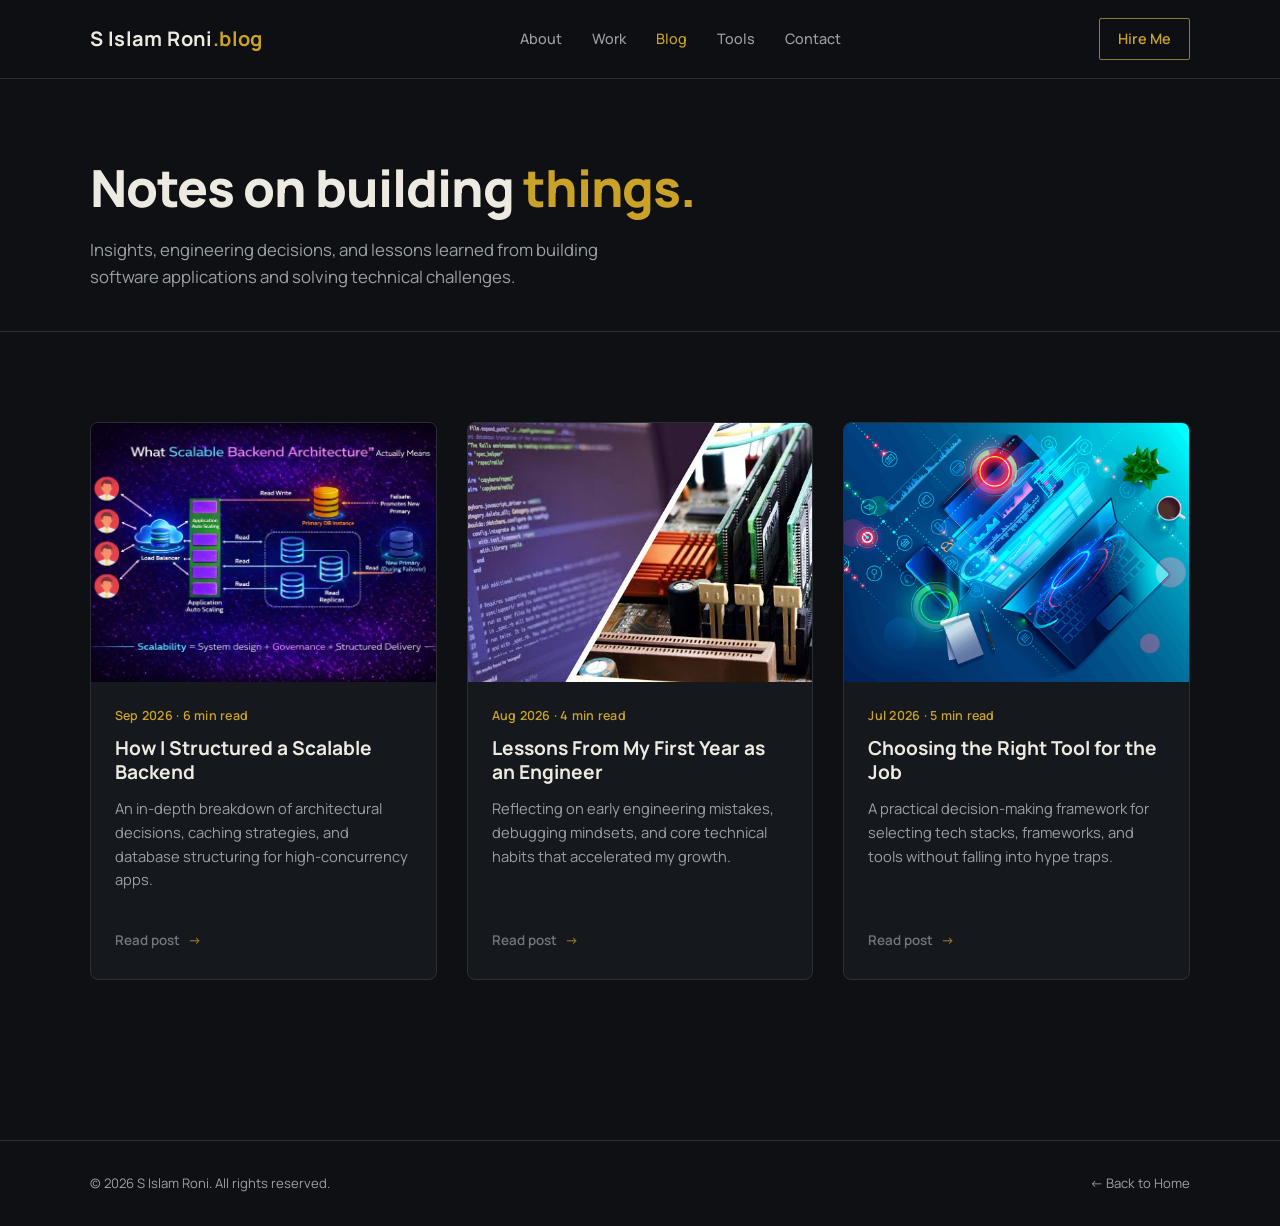
<file: blog.html>
<!DOCTYPE html>
<html lang="en">
<head>
<meta charset="UTF-8">
<meta name="viewport" content="width=device-width, initial-scale=1.0">
<title>Blog — S Islam Roni</title>
<link rel="preconnect" href="https://fonts.googleapis.com">
<link href="https://fonts.googleapis.com/css2?family=Manrope:wght@400;500;600;700;800&display=swap" rel="stylesheet">
<link href="https://unpkg.com/aos@2.3.1/dist/aos.css" rel="stylesheet">
<link rel="stylesheet" href="style.css">
<style>
  :root{
    --bg:        #0E1013;
    --bg-alt:    #15181C;
    --panel:     #1B1F24;
    --line:      #2A2F35;
    --ink:       #EDEAE2;
    --ink-dim:   #9BA0A6;
    --gold:      #C9A227;
    --gold-soft: #8D7A3E;
    --sans:  'Manrope', sans-serif;
  }

  *{ margin:0; padding:0; box-sizing:border-box; }
  html{ scroll-behavior:smooth; }
  body{
    background:var(--bg);
    color:var(--ink);
    font-family:var(--sans);
    line-height:1.6;
    -webkit-font-smoothing:antialiased;
  }

  a{ color:inherit; text-decoration:none; }
  img{ display:block; max-width:100%; }

  .wrap{
    max-width:1180px;
    margin:0 auto;
    padding:0 40px;
  }

  header{
    position:sticky; top:0; z-index:50;
    background:rgba(14,16,19,0.86);
    backdrop-filter:blur(10px);
    border-bottom:1px solid var(--line);
  }
  nav.wrap{
    display:flex; align-items:center; justify-content:space-between;
    height:78px;
  }
  .brand{
    font-family:var(--sans);
    font-weight:700;
    font-size:1.25rem;
    letter-spacing:0.02em;
  }
  .brand span{ color:var(--gold); }
  
  .nav-links{ display:flex; gap:30px; }
  .nav-links a{ font-size:0.9rem; color:var(--ink-dim); transition:color .2s; font-weight:500; }
  .nav-links a:hover, .nav-links a.active{ color:var(--gold); }

  .nav-cta{
    font-size:0.9rem;
    color:var(--gold);
    border:1px solid var(--gold-soft);
    padding:8px 18px;
    border-radius:2px;
    transition:background .25s ease, color .25s ease;
    font-weight:600;
  }
  .nav-cta:hover{ background:var(--gold); color:#101215; }

  .page-hero{ padding:80px 0 40px; }
  .kicker{
    display:flex; align-items:center; gap:12px;
    color:var(--gold);
    font-size:0.9rem;
    font-weight:600;
    letter-spacing:0.04em;
    margin-bottom:16px;
    text-transform:uppercase;
  }
  .kicker::before{
    content:"";
    width:34px; height:1px;
    background:var(--gold-soft);
  }
  .page-hero h1{
    font-family:var(--sans);
    font-size:clamp(2.4rem, 4vw, 3.5rem);
    font-weight:800;
    letter-spacing:-0.02em;
    margin-bottom:16px;
  }
  .page-hero h1 span{ color:var(--gold); }
  .lede{ color:var(--ink-dim); max-width:600px; font-size:1.05rem; }

  /* Card Grid */
  .card-grid{
    display:grid;
    grid-template-columns:repeat(3, 1fr);
    gap:30px;
  }
  .card{
    background:var(--bg-alt);
    border:1px solid var(--line);
    border-radius:8px;
    overflow:hidden;
    transition:transform .3s ease, border-color .3s ease;
    display:flex;
    flex-direction:column;
  }
  .card:hover{
    transform:translateY(-4px);
    border-color:var(--gold-soft);
  }
  .card-thumb{
    aspect-ratio:16/9;
    background:var(--panel);
    position:relative;
    overflow:hidden;
  }
  .card-thumb img{
    width:100%;
    height:100%;
    object-fit:cover;
  }
  .card-body{
    padding:24px;
    display:flex;
    flex-direction:column;
    flex-grow:1;
  }
  .card-meta{
    font-size:0.8rem;
    color:var(--gold);
    margin-bottom:8px;
    letter-spacing:0.02em;
    font-weight:600;
  }
  .card-body h3{
    font-family:var(--sans);
    font-size:1.2rem;
    font-weight:700;
    margin-bottom:12px;
  }
  .card-body p{
    color:var(--ink-dim);
    font-size:0.92rem;
    margin-bottom:20px;
    flex-grow:1;
  }
  .card-foot{
    font-size:0.88rem;
    color:var(--gold);
    display:flex;
    align-items:center;
    gap:6px;
    font-weight:600;
  }
  .card-foot .arrow{ transition:transform .2s ease; }
  .card:hover .arrow{ transform:translateX(4px); }

  footer{
    border-top:1px solid var(--line);
    padding:32px 0;
    font-size:0.85rem;
    color:var(--ink-dim);
    margin-top:80px;
  }
  footer .wrap{ display:flex; justify-content:space-between; align-items:center; }

  @media (max-width:900px){
    .card-grid{ grid-template-columns:repeat(2, 1fr); }
    .nav-links{ display:none; }
    .wrap{ padding:0 20px; }
  }
  @media (max-width:600px){
    .card-grid{ grid-template-columns:1fr; }
  }
</style>
</head>
<body>

<header>
  <nav class="wrap">
    <a class="brand" href="index.html">S Islam Roni<span>.blog</span></a>
    <div class="nav-links">
      <a href="index.html#about">About</a>
      <a href="projects.html">Work</a>
      <a href="blog.html" class="active">Blog</a>
      <a href="tools.html">Tools</a>
      <a href="index.html#contact">Contact</a>
    </div>
    <a href="index.html#contact" class="nav-cta">Hire Me</a>
  </nav>
</header>

<main>
  <section class="page-hero" style="border-top:none;">
    <div class="wrap" data-aos="fade-up">
      <h1>Notes on building <span>things.</span></h1>
      <p class="lede">
        Insights, engineering decisions, and lessons learned from building software applications and solving technical challenges.
      </p>
    </div>
  </section>

  <section style="border-top:none; padding-bottom: 80px;">
    <div class="wrap">
      <div class="card-grid">

        <!-- Blog Card 1 -->
       <div class="card" style="cursor: default;" data-aos="zoom-in" data-aos-delay="100">
  <div class="card-thumb">
    <img src="images/backend.jpg" alt="Post cover 1">
  </div>
  <div class="card-body">
    <span class="card-meta">Sep 2026 · 6 min read</span>
    <h3>How I Structured a Scalable Backend</h3>
    <p>An in-depth breakdown of architectural decisions, caching strategies, and database structuring for high-concurrency apps.</p>
    <!-- Blog post link temporarily disabled until page is ready -->
    <span class="card-foot" style="color:var(--ink-dim); pointer-events: none; opacity: 0.7;">Read post <span class="arrow">→</span></span>
  </div>
</div>

        <!-- Blog Card 2 -->
        <div class="card" style="cursor: default;" data-aos="zoom-in" data-aos-delay="200">
          <div class="card-thumb">
            <img src="images/engi.jpg" alt="Post cover 2">
          </div>
          <div class="card-body">
            <span class="card-meta">Aug 2026 · 4 min read</span>
            <h3>Lessons From My First Year as an Engineer</h3>
            <p>Reflecting on early engineering mistakes, debugging mindsets, and core technical habits that accelerated my growth.</p>
            <!-- Blog post link temporarily disabled until page is ready -->
            <span class="card-foot" style="color:var(--ink-dim); pointer-events: none; opacity: 0.7;">Read post <span class="arrow">→</span></span>
          </div>
        </div>

        <!-- Blog Card 3 -->
        <div class="card" style="cursor: default;" data-aos="zoom-in" data-aos-delay="300">
          <div class="card-thumb">
            <img src="images/tool.png" alt="Post cover 3">
          </div>
          <div class="card-body">
            <span class="card-meta">Jul 2026 · 5 min read</span>
            <h3>Choosing the Right Tool for the Job</h3>
            <p>A practical decision-making framework for selecting tech stacks, frameworks, and tools without falling into hype traps.</p>
            <!-- Blog post link temporarily disabled until page is ready -->
            <span class="card-foot" style="color:var(--ink-dim); pointer-events: none; opacity: 0.7;">Read post <span class="arrow">→</span></span>
          </div>
        </div>

      </div>
    </div>
  </section>
</main>

<footer>
  <div class="wrap">
    <span>© 2026 S Islam Roni. All rights reserved.</span>
    <span><a href="index.html">← Back to Home</a></span>
  </div>
</footer>

<script src="https://unpkg.com/aos@2.3.1/dist/aos.js"></script>
<script>
  AOS.init({ duration: 600, once: true });
</script>
</body>
</html>
</file>
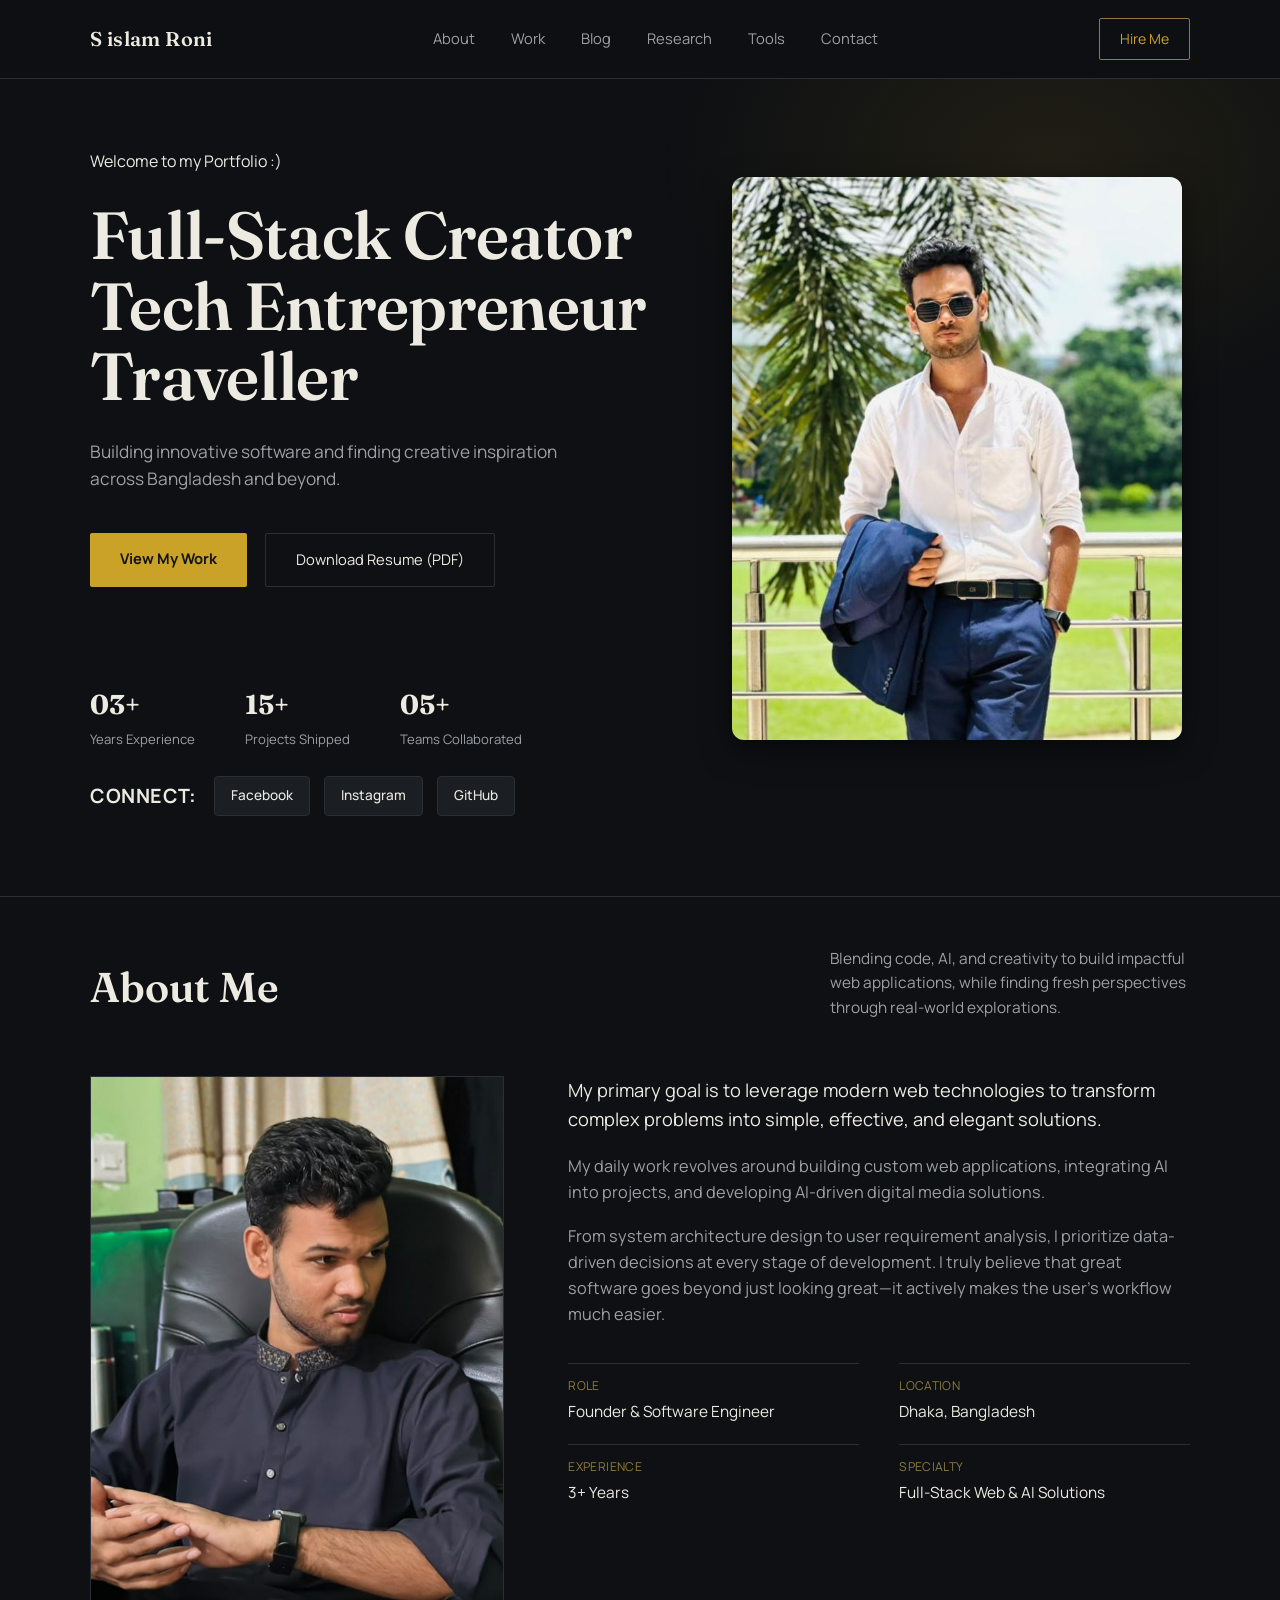
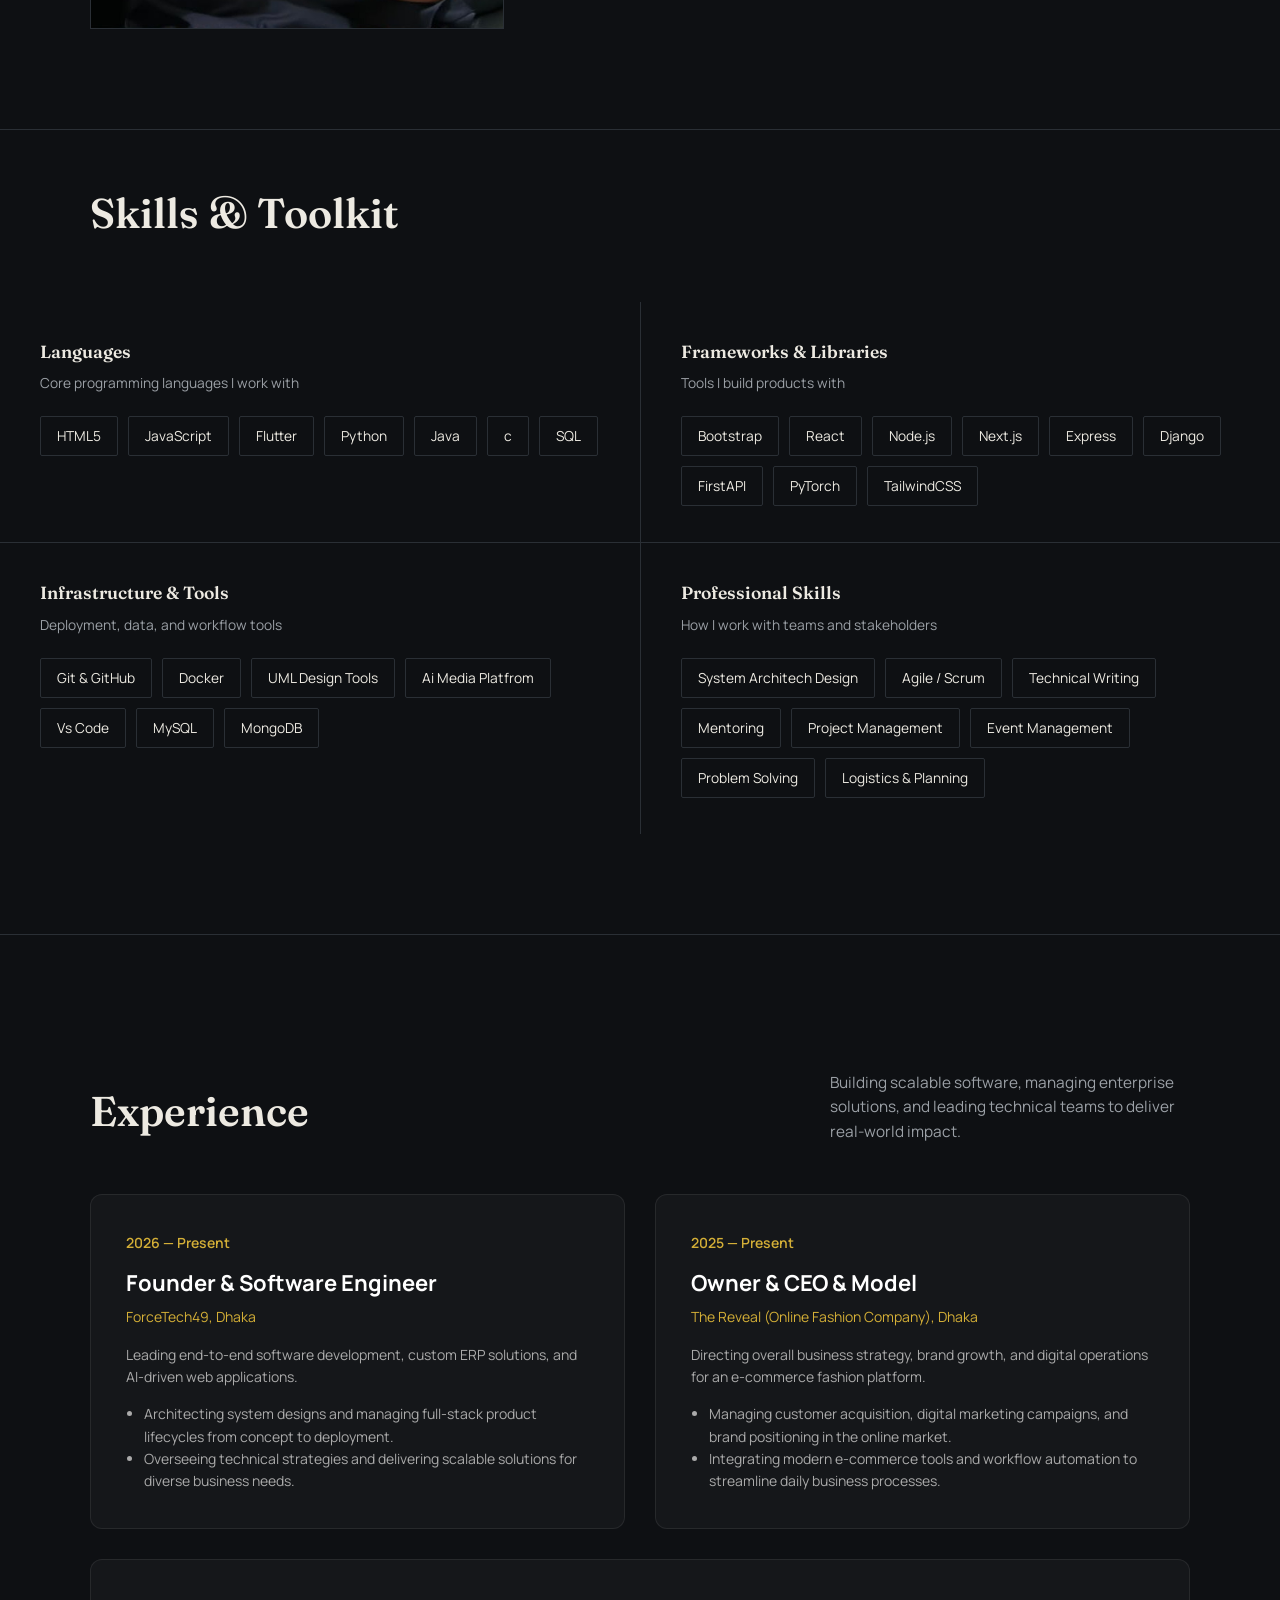
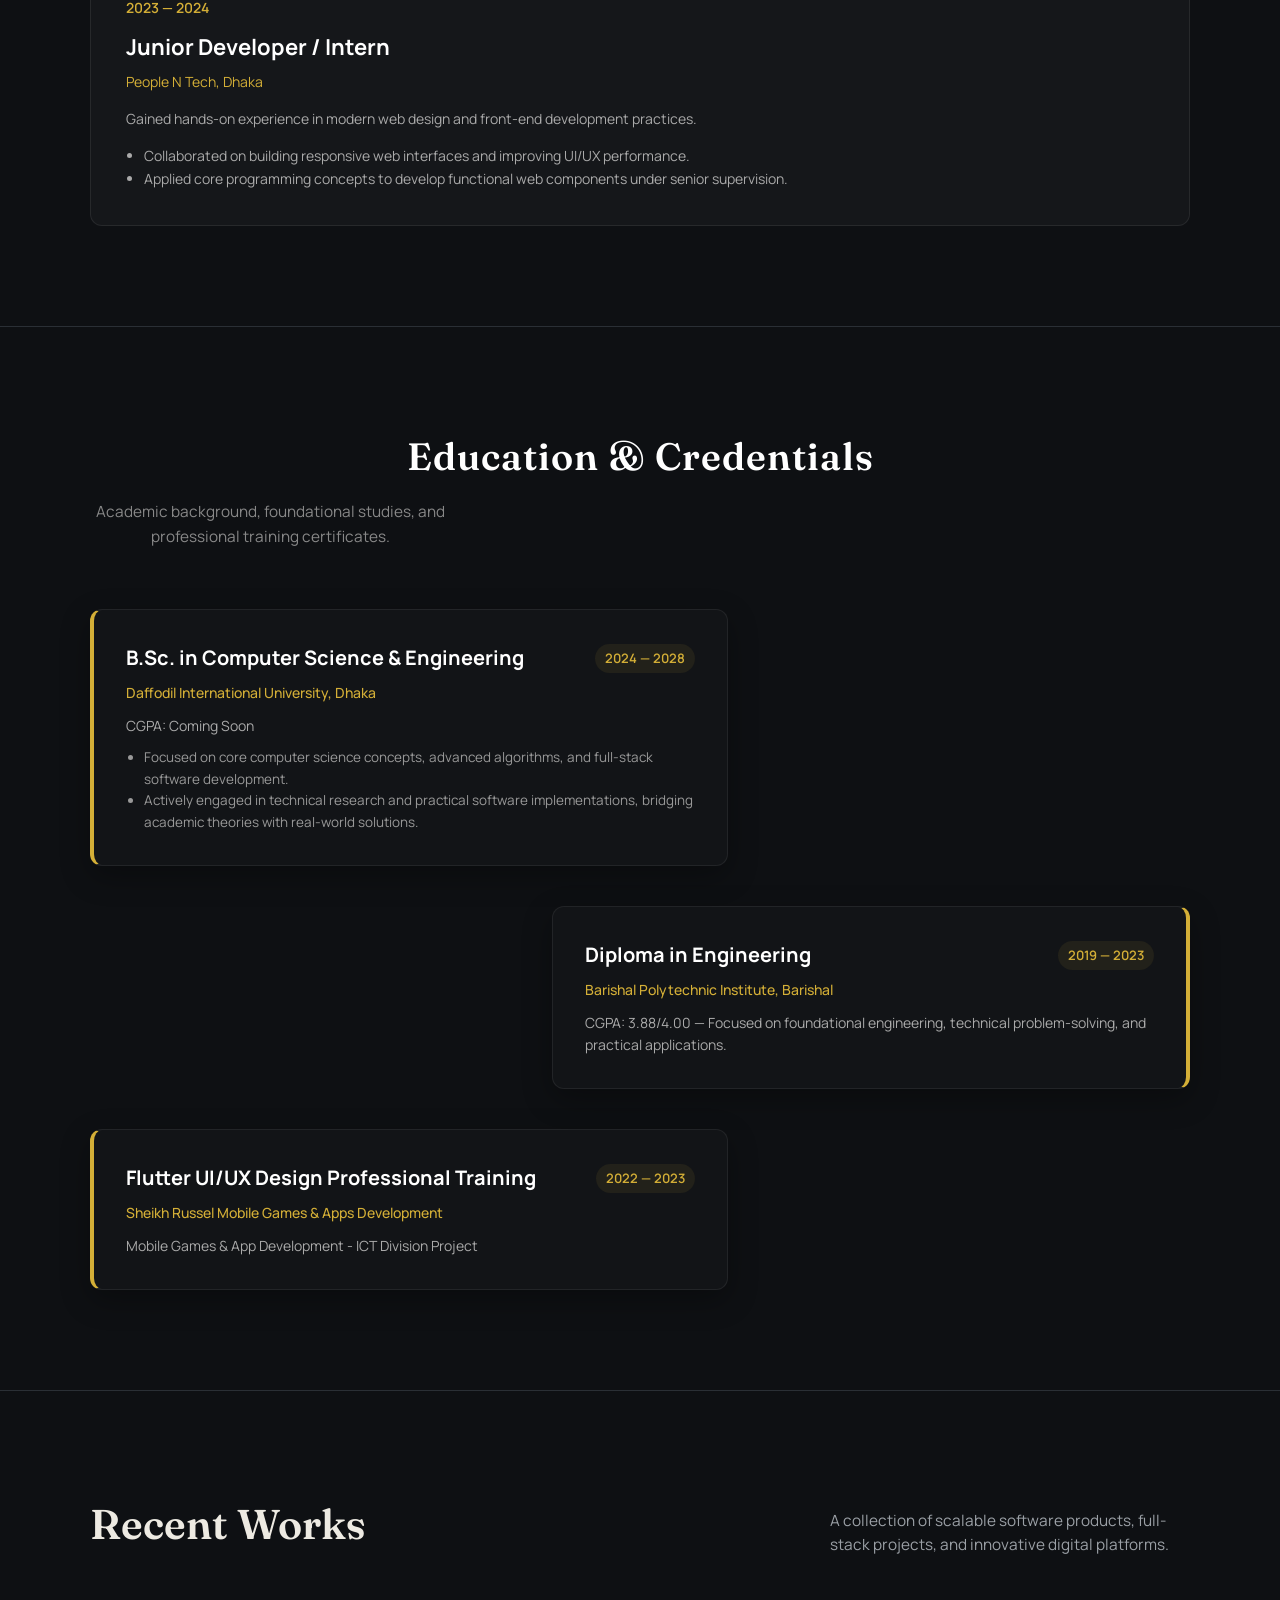
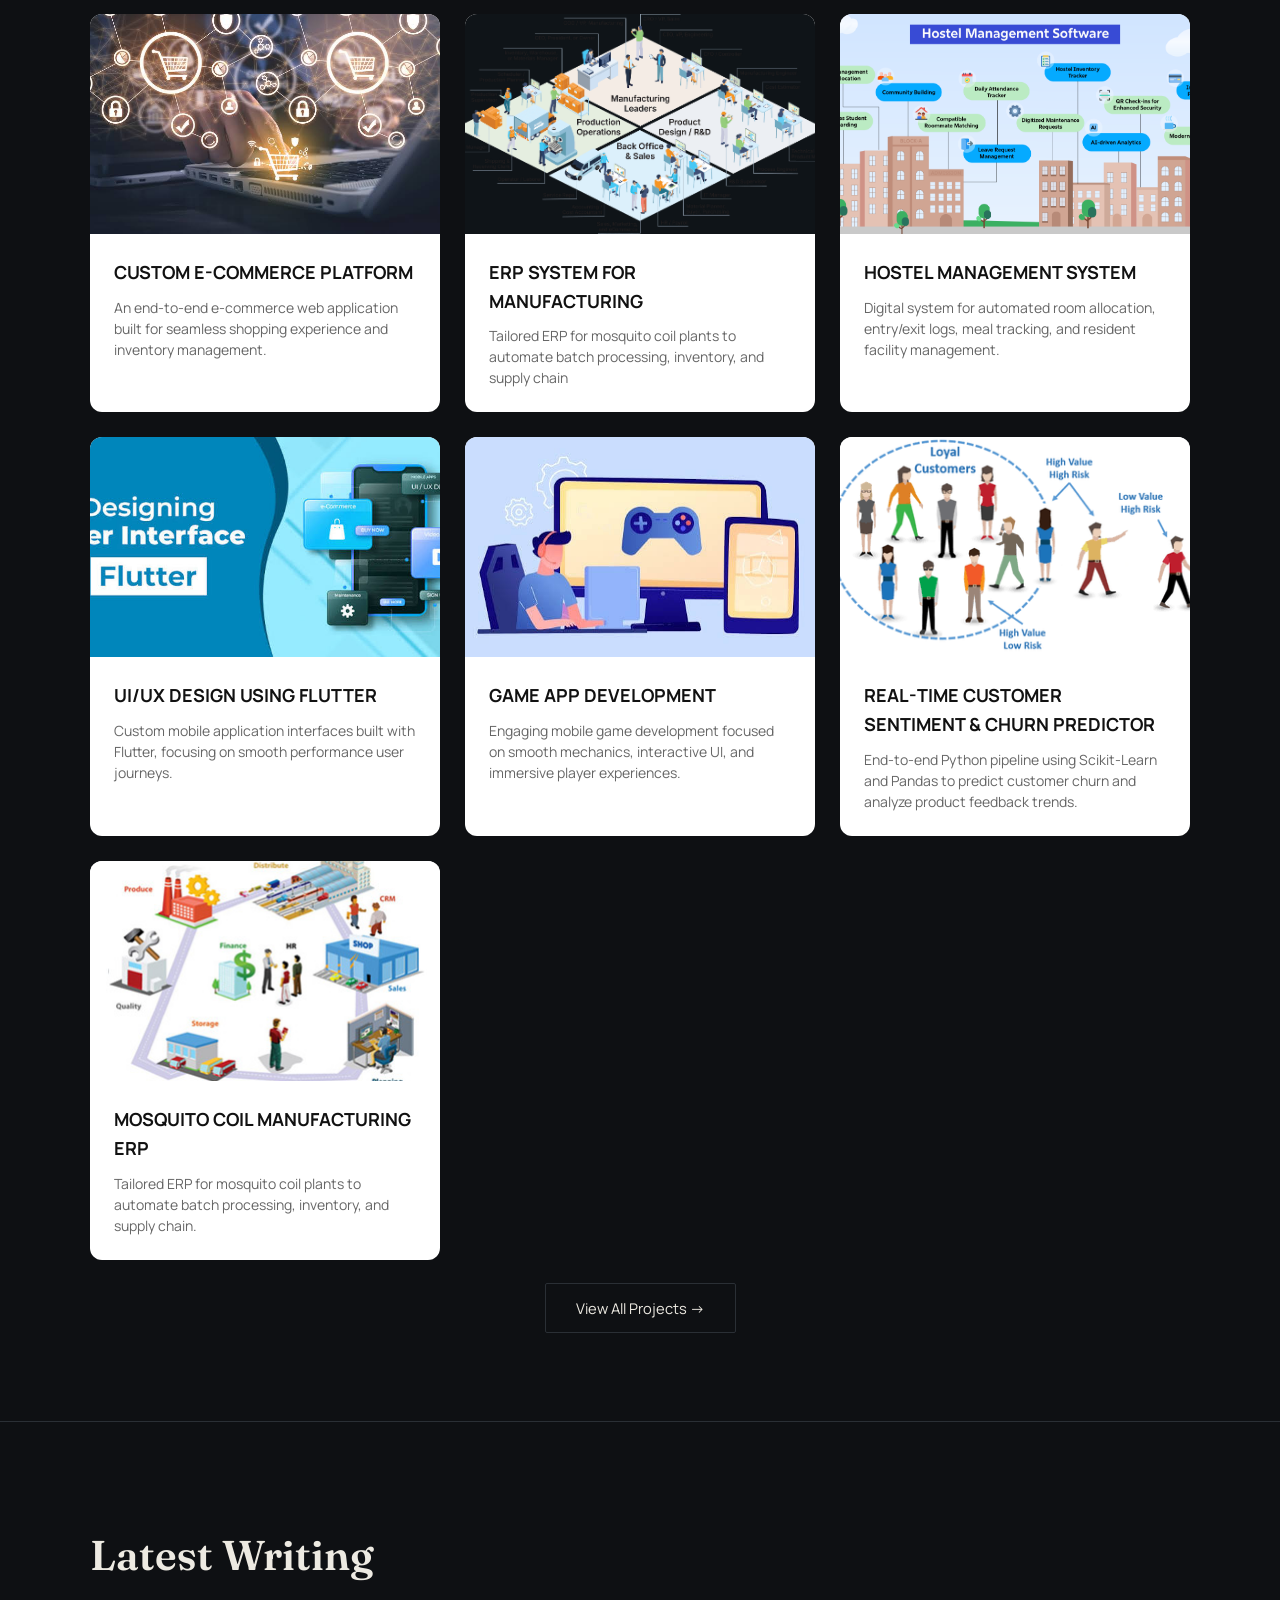
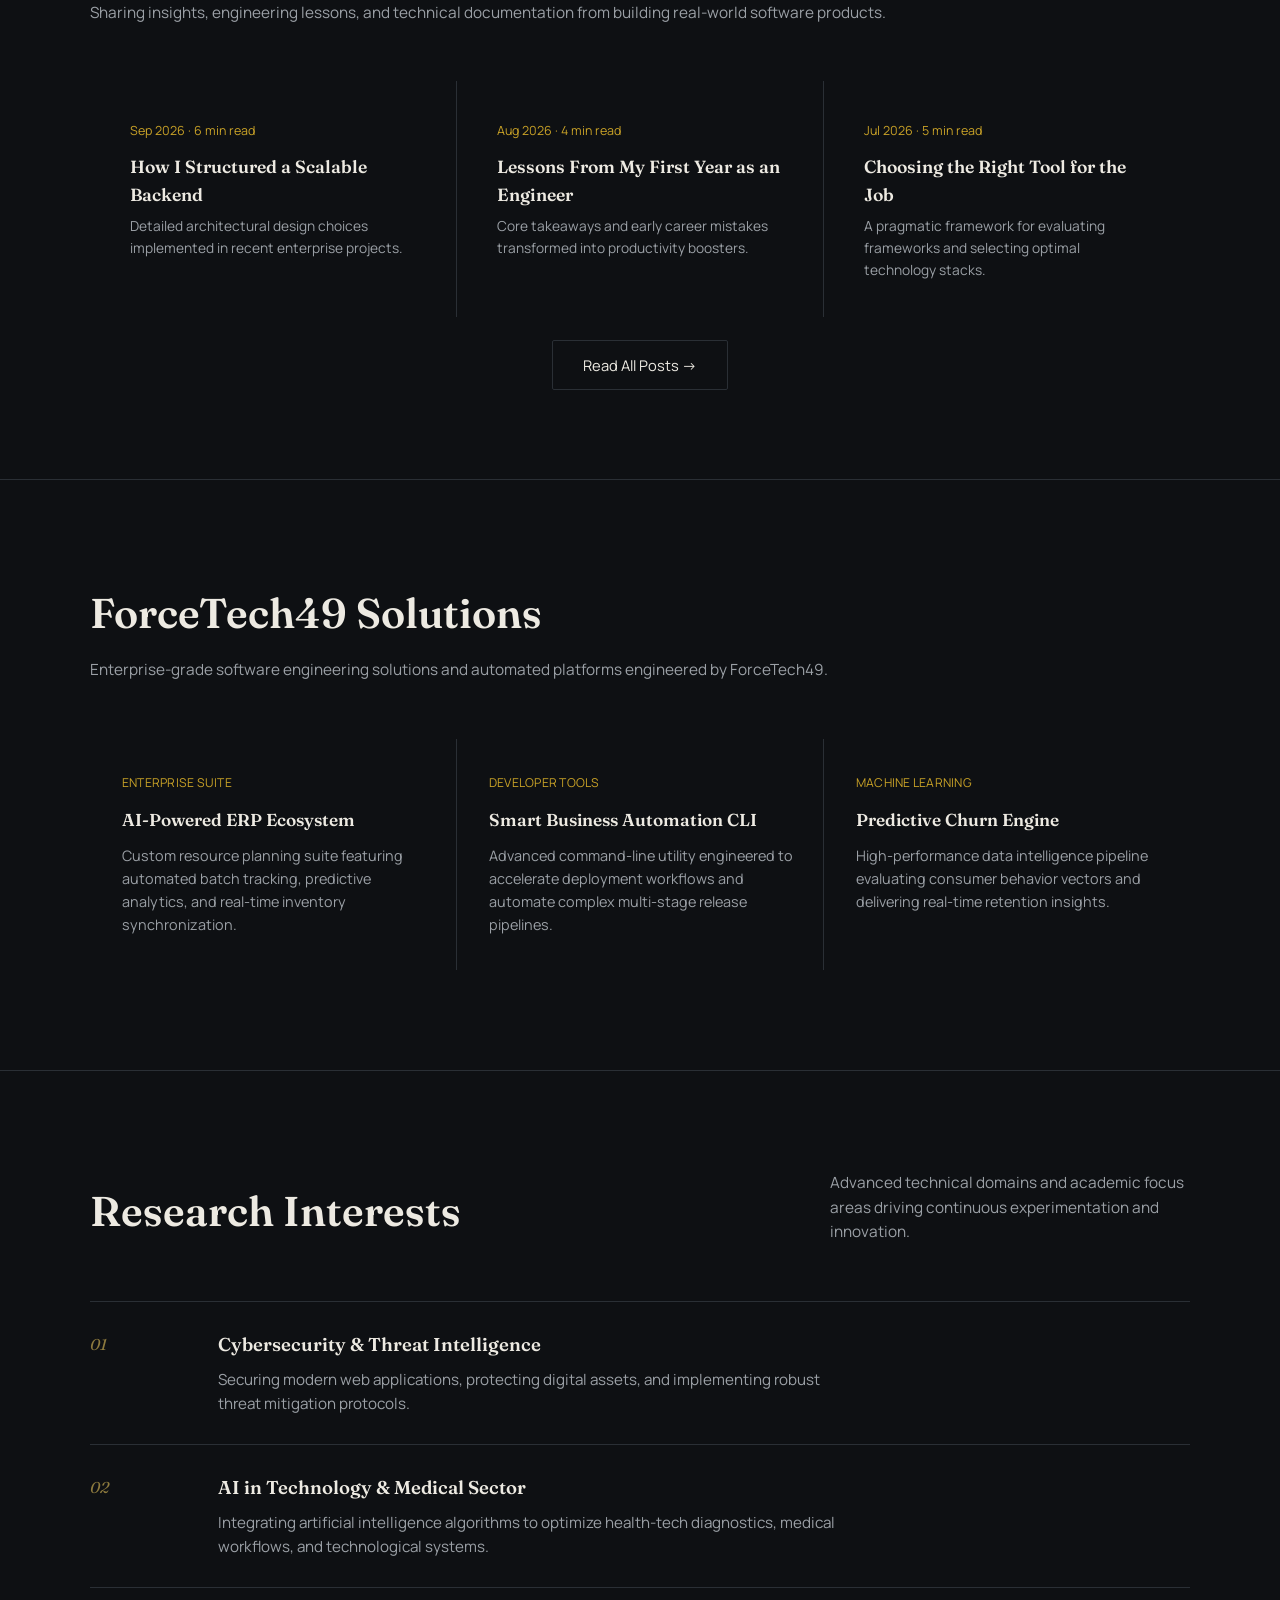
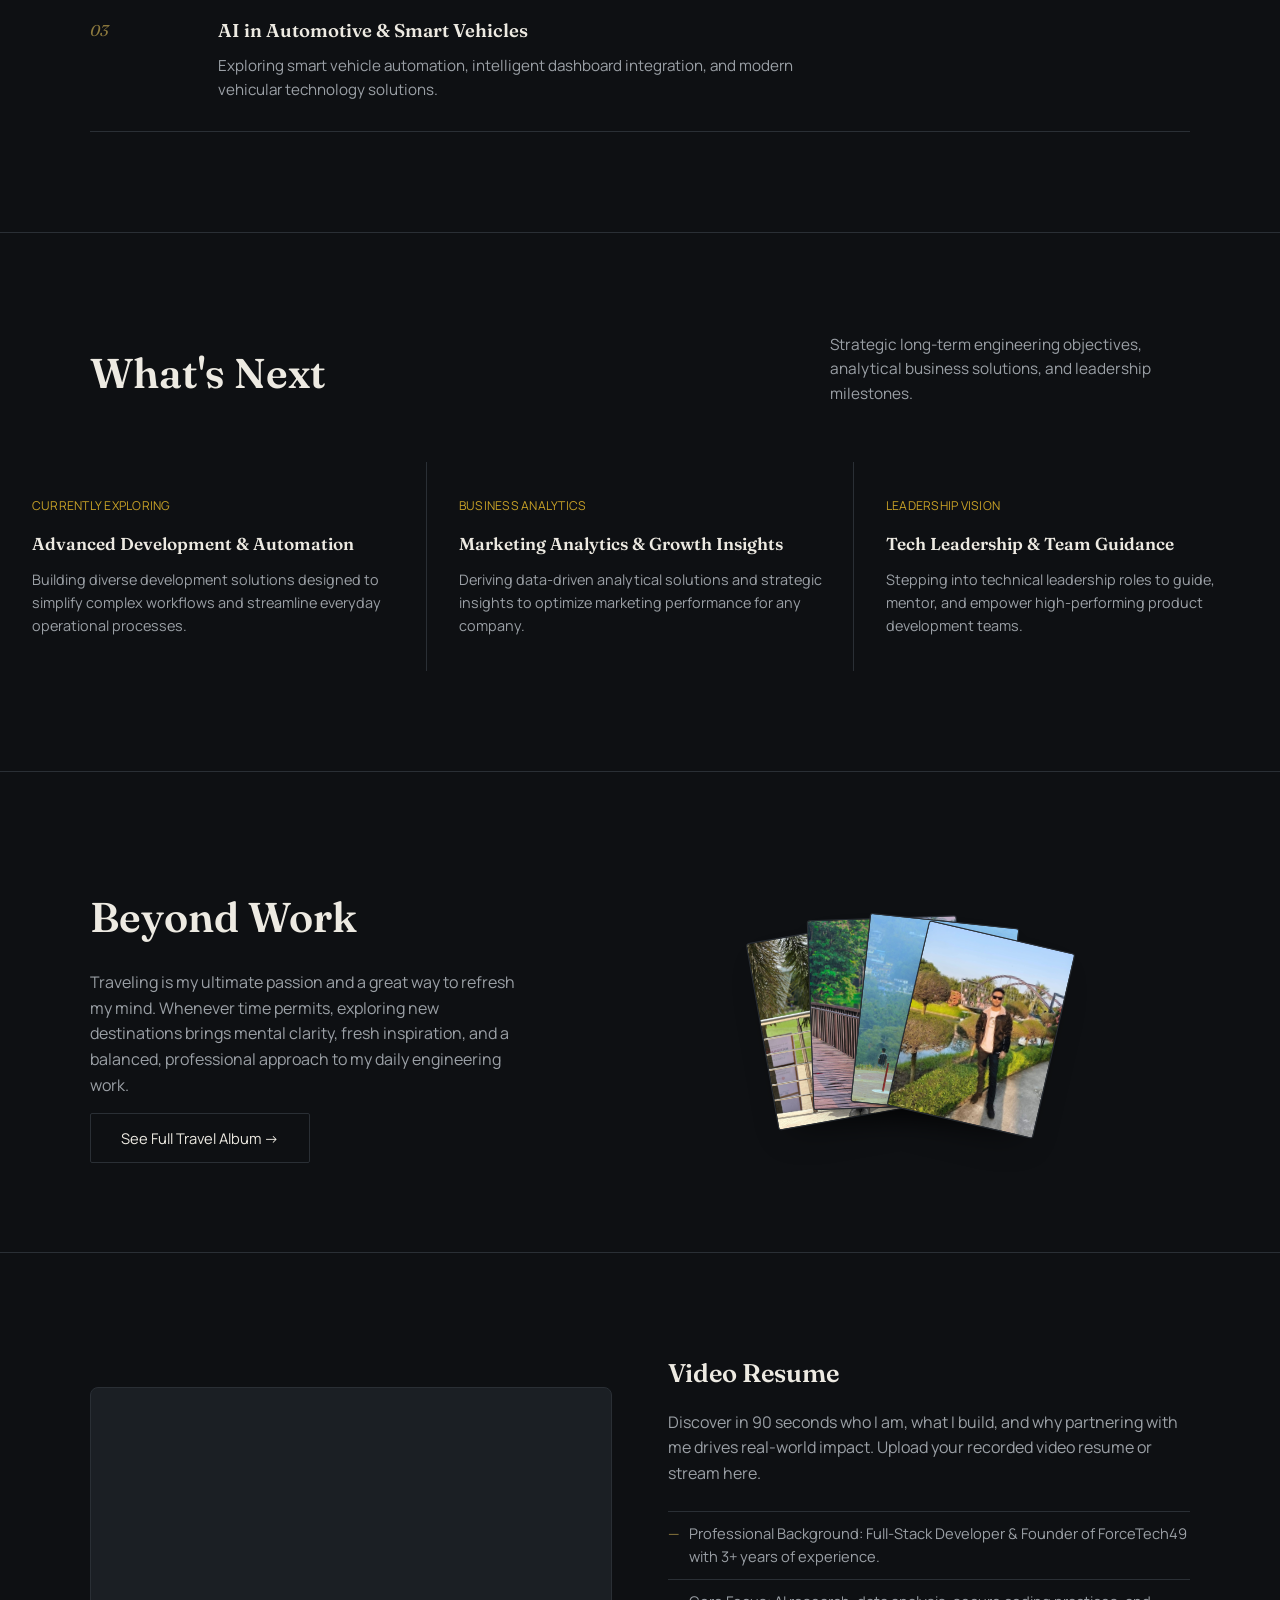
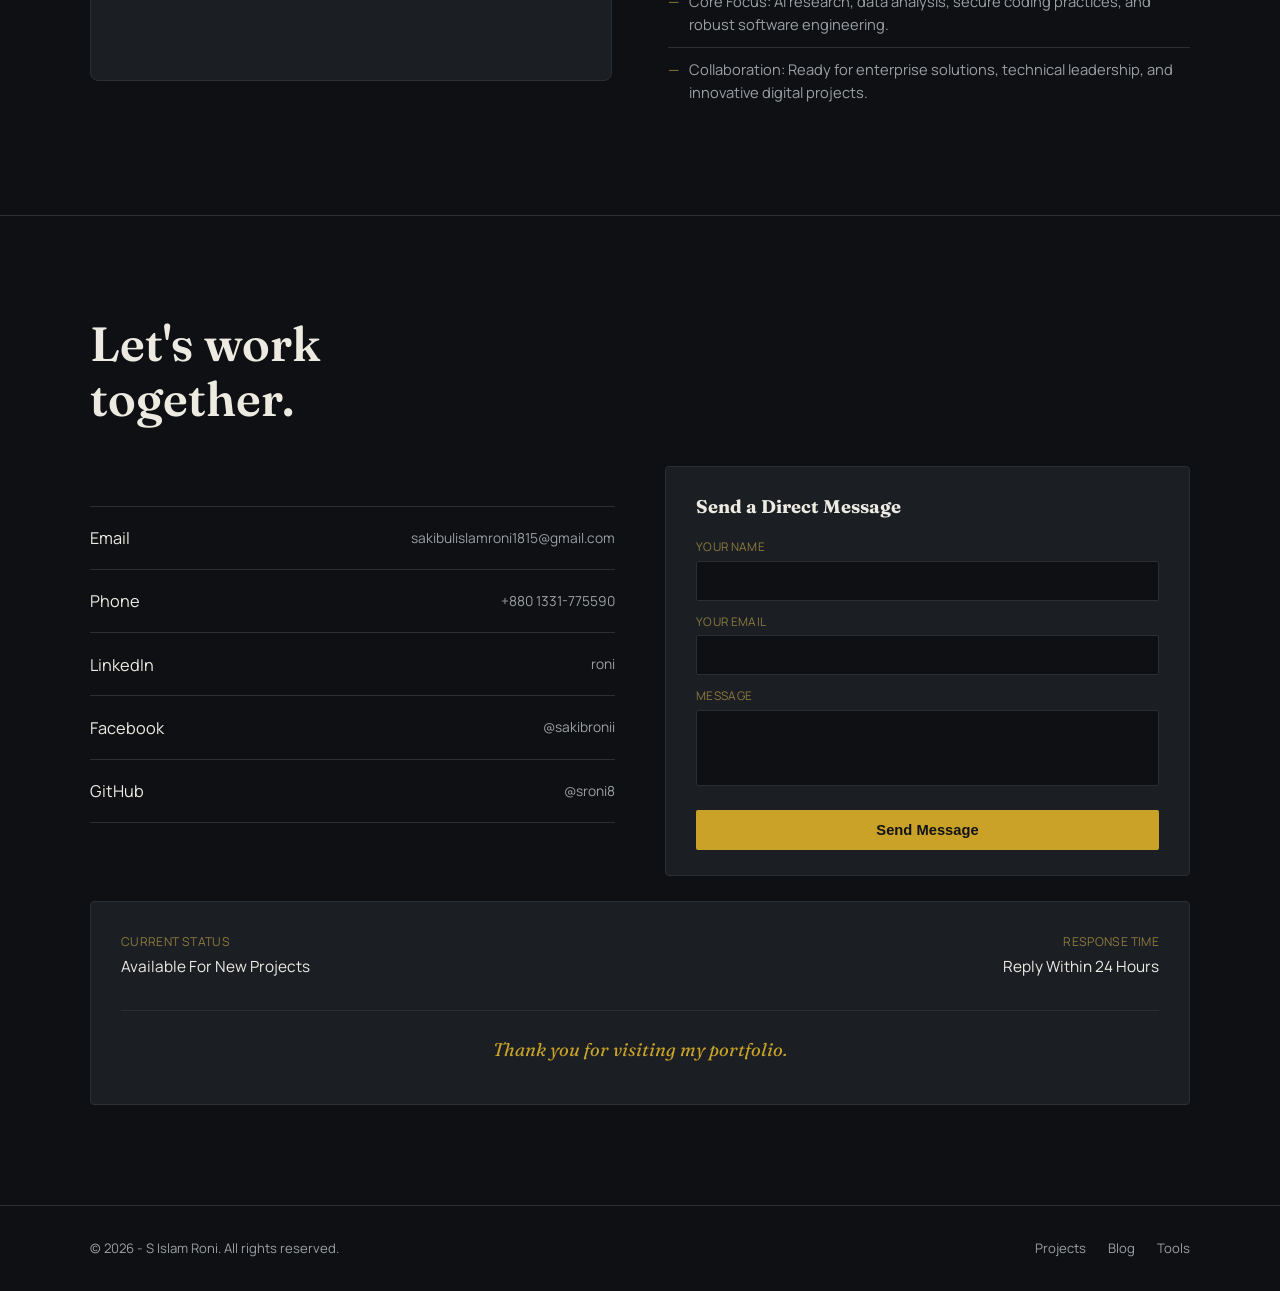
<file: portfolio.html>
<!DOCTYPE html>
<html lang="bn">
<head>
<meta charset="UTF-8">
<meta name="viewport" content="width=device-width, initial-scale=1.0">
<title>S islam Roni — Portfolio</title>
<link rel="preconnect" href="https://fonts.googleapis.com">
<link href="https://fonts.googleapis.com/css2?family=Fraunces:opsz,wght@9..144,300;9..144,500;9..144,600;9..144,700&family=Manrope:wght@400;500;600;700;800&display=swap" rel="stylesheet">
<link href="https://unpkg.com/aos@2.3.1/dist/aos.css" rel="stylesheet">
<style>
  :root{
    --bg:        #0E1013;
    --bg-alt:    #15181C;
    --panel:     #1B1F24;
    --line:      #2A2F35;
    --ink:       #EDEAE2;
    --ink-dim:   #9BA0A6;
    --gold:      #C9A227;
    --gold-soft: #8D7A3E;
    --serif: 'Fraunces', serif;
    --sans:  'Manrope', sans-serif;
  }

  *{ margin:0; padding:0; box-sizing:border-box; }

  html{ scroll-behavior:smooth; }

  body{
    background:var(--bg);
    color:var(--ink);
    font-family:var(--sans);
    line-height:1.6;
    -webkit-font-smoothing:antialiased;
  }

  a{ color:inherit; text-decoration:none; }
  img{ display:block; max-width:100%; }

  .wrap{
    max-width:1180px;
    margin:0 auto;
    padding:0 40px;
  }

  /* ---------- Nav ---------- */
  header{
    position:sticky; top:0; z-index:50;
    background:rgba(14,16,19,0.86);
    backdrop-filter:blur(10px);
    border-bottom:1px solid var(--line);
  }
  nav.wrap{
    display:flex; align-items:center; justify-content:space-between;
    height:78px;
  }
  .brand{
    font-family:var(--serif);
    font-weight:600;
    font-size:1.25rem;
    letter-spacing:0.02em;
  }
  .brand span{ color:var(--gold); }
  .nav-links{ display:flex; gap:36px; }
  .nav-links a{
    font-size:0.92rem;
    color:var(--ink-dim);
    transition:color .25s ease;
  }
  .nav-links a:hover{ color:var(--ink); }
  .nav-cta{
    border:1px solid var(--gold-soft);
    padding:9px 20px;
    border-radius:2px;
    font-size:0.88rem;
    color:var(--gold);
    transition:background .25s ease, color .25s ease;
  }
  .nav-cta:hover{ background:var(--gold); color:#101215; }
  .menu-btn{ display:none; background:none; border:0; color:var(--ink); font-size:1.6rem; cursor:pointer; }

  /* ---------- Hero ---------- */
  .hero{
    padding:100px 0 120px;
    position:relative;
    overflow:hidden;
  }
  .hero::before{
    content:"";
    position:absolute; inset:0;
    background:
      radial-gradient(560px 380px at 82% 10%, rgba(201,162,39,0.10), transparent 70%);
    pointer-events:none;
  }
  .hero-grid{
    display:grid;
    grid-template-columns:1.1fr 0.9fr;
    gap:64px;
    align-items:center;
  }
  .kicker{
    display:flex; align-items:center; gap:12px;
    color:var(--gold);
    font-size:0.9rem;
    letter-spacing:0.04em;
    margin-bottom:28px;
  }
  .kicker::before{
    content:"";
    width:34px; height:1px;
    background:var(--gold-soft);
  }
  .hero h1{
    font-family:var(--serif);
    font-weight:600;
    font-size:clamp(2.6rem, 5.2vw, 4.2rem);
    line-height:1.06;
    letter-spacing:-0.01em;
  }
  .hero h1 em{
    font-style:italic;
    font-weight:300;
    color:var(--gold);
  }
  .hero p.lede{
    margin-top:26px;
    max-width:520px;
    color:var(--ink-dim);
    font-size:1.08rem;
  }
  .hero-actions{
    margin-top:40px;
    display:flex; gap:18px; flex-wrap:wrap;
  }
  .btn-primary{
    background:var(--gold);
    color:#111316;
    padding:14px 30px;
    font-weight:700;
    font-size:0.92rem;
    border-radius:2px;
    transition:transform .25s ease, box-shadow .25s ease;
  }
  .btn-primary:hover{ transform:translateY(-2px); box-shadow:0 14px 26px -14px rgba(201,162,39,0.55); }
  .btn-ghost{
    border:1px solid var(--line);
    color:var(--ink);
    padding:14px 30px;
    font-size:0.92rem;
    border-radius:2px;
    transition:border-color .25s ease, background .25s ease;
  }
  .btn-ghost:hover{ border-color:var(--gold-soft); background:var(--panel); }

  .hero-stats{
    display:flex; gap:36px;
    margin-top:56px;
  }
  .hero-stats div strong{
    display:block;
    font-family:var(--serif);
    font-size:1.7rem;
    color:var(--ink);
  }
  .hero-stats div span{
    font-size:0.82rem;
    color:var(--ink-dim);
  }

  /* hero photo frame */
  .hero-photo {
    border: none !important;
    padding: 0 !important;
    background: transparent !important;
    width: 100%;
    max-width: 450px;
    margin: 0 auto;
    position: relative;
  }
  
  .hero-photo img {
    width: 100% !important;
    height: auto !important;
    aspect-ratio: 4 / 5;
    object-fit: cover !important;
    object-position: center top !important;
    border-radius: 12px;
    box-shadow: 0 10px 30px rgba(0, 0, 0, 0.5); 
  }

  .photo-placeholder{
    text-align:center;
    color:var(--ink-dim);
    padding:24px;
  }
  .photo-placeholder .icon{
    width:52px; height:52px;
    margin:0 auto 14px;
    border:1px solid var(--gold-soft);
    border-radius:50%;
    display:flex; align-items:center; justify-content:center;
    color:var(--gold);
    font-size:1.3rem;
  }
  .photo-placeholder small{
    display:block;
    margin-top:6px;
    font-size:0.76rem;
    color:#6C7178;
  }

  /* ---------- Section shell ---------- */
  section{ padding:100px 0; border-top:1px solid var(--line); }
  .section-head{
    display:flex;
    justify-content:space-between;
    align-items:flex-end;
    gap:40px;
    margin-bottom:56px; 
  }
  .section-head h2{
    font-family:var(--serif);
    font-weight:600;
    font-size:clamp(1.9rem, 3.4vw, 2.6rem);
  }
  .section-num{
    font-family:var(--serif);
    font-style:italic;
    color:var(--gold-soft);
    font-size:1rem;
    display: none;
  }
  .section-head p{ color:var(--ink-dim); max-width:360px; font-size:0.96rem; }

  /* ---------- About ---------- */
  .about-grid{
    display:grid;
    grid-template-columns:0.8fr 1.2fr;
    gap:64px;
    align-items:start;
  }
  .about-photo{
    aspect-ratio:3/4;
    border:1px solid var(--line);
    background:var(--bg-alt);
    position:relative;
    overflow:hidden;
  }
  .about-photo img{
    width:100%; height:100%; object-fit:cover;
    display:block;
  }
  .about-text p{ color:var(--ink-dim); margin-bottom:18px; font-size:1.02rem; }
  .about-text p:first-child{
    color:var(--ink);
    font-size:1.14rem;
  }
  .facts{
    margin-top:36px;
    display:grid;
    grid-template-columns:1fr 1fr;
    gap:20px 40px;
  }
  .facts div{
    border-top:1px solid var(--line);
    padding-top:12px;
  }
  .facts div label{
    display:block;
    font-size:0.76rem;
    color:var(--gold-soft);
    letter-spacing:0.03em;
    margin-bottom:4px;
  }
  .facts div p{ margin:0; color:var(--ink); font-size:0.96rem; }

  /* ---------- Work gallery ---------- */
  .work-grid{
    display:grid;
    grid-template-columns:repeat(3, 1fr);
    gap:25px;
    background:transparent;
  }
  .work-item{
    display:block;
    background:#fff;
    border-radius: 12px;
    overflow:hidden;
    text-decoration: none;
    color: #333;
    transition: transform 0.3s ease, box-shadow 0.3s ease;
  }
  .work-item img {
    width: 100%;
    height: 100%;
    object-fit: cover;
    display: block;
    opacity: 1 !important;
    position: relative;
    z-index: 2;
  }
  
  .work-item:hover {
    transform: translateY(-5px);
    box-shadow: 0 10px 20px rgba(0,0,0,0.15);
  }

  /* ---------- Video resume ---------- */
  .video-wrap{
    display:grid;
    grid-template-columns:1fr 1fr;
    gap:56px;
    align-items:center;
  }
  .video-frame{
    aspect-ratio:16/9;
    background:var(--panel);
    border:1px solid var(--line);
    position:relative;
    overflow:hidden;
  }
  .video-frame video{ width:100%; height:100%; object-fit:cover; display:none; }
  .play-btn{
    width:74px; height:74px;
    border-radius:50%;
    border:1px solid var(--gold-soft);
    display:flex; align-items:center; justify-content:center;
    color:var(--gold);
    font-size:1.4rem;
    margin:0 auto 16px;
  }
  .video-copy h3{
    font-family:var(--serif);
    font-size:1.6rem;
    font-weight:600;
    margin-bottom:16px;
  }
  .video-copy p{ color:var(--ink-dim); margin-bottom:24px; }
  .video-copy ul{ list-style:none; }
  .video-copy li{
    padding:10px 0;
    border-top:1px solid var(--line);
    color:var(--ink-dim);
    font-size:0.92rem;
    display:flex; gap:10px;
  }
  .video-copy li::before{ content:"—"; color:var(--gold-soft); }

  /* ---------- Contact ---------- */
  .contact-grid{
    display:grid;
    grid-template-columns:1.1fr 0.9fr;
    gap:64px;
  }
  .contact-grid h2{
    font-family:var(--serif);
    font-weight:600;
    font-size:clamp(2rem, 4vw, 3rem);
    line-height:1.15;
  }
  .contact-list{ margin-top:40px; }
  .contact-list a{
    display:block;
    padding:18px 0;
    border-top:1px solid var(--line);
    font-size:1.02rem;
    display:flex; justify-content:space-between; align-items:center;
    transition:color .25s ease;
  }
  .contact-list a:last-child{ border-bottom:1px solid var(--line); }
  .contact-list a:hover{ color:var(--gold); }
  .contact-list a span{ color:var(--ink-dim); font-size:0.86rem; }

  .contact-card{
    background:var(--panel);
    border:1px solid var(--line);
    padding:40px;
  }
  .contact-card label{
    display:block;
    font-size:0.76rem;
    color:var(--gold-soft);
    letter-spacing:0.03em;
    margin-bottom:14px;
  }
  .contact-card p{ color:var(--ink-dim); font-size:0.94rem; margin-bottom:10px; }

  footer{
    border-top:1px solid var(--line);
    padding:32px 0;
  }
  footer .wrap{
    display:flex; justify-content:space-between; align-items:center;
    font-size:0.82rem; color:var(--ink-dim);
  }

  /* ---------- Skills ---------- */
  .skills-grid{
    display:grid;
    grid-template-columns:repeat(2, 1fr);
    gap:1px;
    background:var(--line);
  }
  .skill-block{
    display:block;
    background:var(--bg);
    padding:36px 40px;
    transition:background .25s ease;
  }
  a.skill-block:hover{ background:var(--panel); }
  .skill-block h4{
    font-family:var(--serif);
    font-size:1.1rem;
    font-weight:600;
    margin-bottom:6px;
  }
  .skill-block .sub{
    color:var(--ink-dim);
    font-size:0.86rem;
    margin-bottom:22px;
  }
  .tag-row{
    display:flex; flex-wrap:wrap; gap:10px;
  }
  .tag{
    border:1px solid var(--line);
    padding:8px 16px;
    font-size:0.86rem;
    color:var(--ink);
    border-radius:2px;
    transition:border-color .25s ease, color .25s ease;
  }
  .tag:hover{ border-color:var(--gold-soft); color:var(--gold); }

  /* ---------- Research interests ---------- */
  .research-list{
    display:flex; flex-direction:column;
  }
  .research-item{
    display:grid;
    grid-template-columns:100px 1fr;
    gap:28px;
    padding:28px 0;
    border-top:1px solid var(--line);
  }
  .research-item:last-child{ border-bottom:1px solid var(--line); }
  .research-item .r-tag{
    font-family:var(--serif);
    font-style:italic;
    color:var(--gold-soft);
    font-size:0.98rem;
    padding-top:2px;
  }
  .research-item h4{
    font-family:var(--serif);
    font-size:1.16rem;
    font-weight:600;
    margin-bottom:8px;
  }
  .research-item p{ color:var(--ink-dim); font-size:0.95rem; max-width:640px; }

  /* ---------- Future / currently exploring ---------- */
  .future-grid{
    display:grid;
    grid-template-columns:repeat(3, 1fr);
    gap:1px;
    background:var(--line);
  }
  .future-item{
    background:var(--bg);
    padding:34px 30px;
    border-left:2px solid transparent;
    transition:border-color .25s ease;
  }
  .future-item:hover{ border-left:2px solid var(--gold); }
  .future-item .f-status{
    font-size:0.76rem;
    color:var(--gold);
    letter-spacing:0.02em;
    margin-bottom:14px;
    display:block;
  }
  .future-item h4{
    font-family:var(--serif);
    font-size:1.08rem;
    font-weight:600;
    margin-bottom:10px;
  }
  .future-item p{ color:var(--ink-dim); font-size:0.9rem; }

  /* ---------- Travel teaser ---------- */
  .travel-wrap{
    display:grid;
    grid-template-columns:0.9fr 1.1fr;
    gap:64px;
    align-items:center;
  }
  .travel-copy p{ color:var(--ink-dim); font-size:1rem; margin-bottom:28px; max-width:440px; }
  .travel-fan{
    position:relative;
    height:230px;
    display:flex; align-items:center; justify-content:center;
  }
  .fan-card{
    position:absolute;
    width:150px; height:190px;
    border:1px solid var(--line);
    background:var(--bg-alt);
    border-radius:3px;
    overflow:hidden;
    box-shadow:0 18px 34px -18px rgba(0,0,0,0.6);
    transition:transform .35s ease;
    display:flex; align-items:center; justify-content:center;
  }
  .fan-card img{ width:100%; height:100%; object-fit:cover; display:none; }
  .fan-card .ph{ text-align:center; color:var(--ink-dim); padding:12px; font-size:0.78rem; }
  .fan-card .ph .icon{
    width:32px; height:32px; margin:0 auto 8px;
    border:1px solid var(--gold-soft); border-radius:50%;
    display:flex; align-items:center; justify-content:center;
    color:var(--gold); font-size:0.95rem;
  }
  .fan-card:nth-child(1){ transform:rotate(-10deg) translateX(-70px); z-index:1; }
  .fan-card:nth-child(2){ transform:rotate(-2deg) translateX(-20px); z-index:2; }
  .fan-card:nth-child(3){ transform:rotate(6deg) translateX(30px); z-index:3; }
  .fan-card:nth-child(4){ transform:rotate(13deg) translateX(78px); z-index:4; }
  .travel-fan:hover .fan-card:nth-child(1){ transform:rotate(-13deg) translateX(-88px) translateY(-4px); }
  .travel-fan:hover .fan-card:nth-child(2){ transform:rotate(-4deg) translateX(-28px) translateY(-8px); }
  .travel-fan:hover .fan-card:nth-child(3){ transform:rotate(7deg) translateX(38px) translateY(-8px); }
  .travel-fan:hover .fan-card:nth-child(4){ transform:rotate(16deg) translateX(96px) translateY(-4px); }

  /* ---------- Responsive ---------- */
  @media (max-width:860px){
    .wrap{ padding:0 22px; }
    .nav-links{ display:none; }
    .menu-btn{ display:block; }
    .hero{ padding:64px 0 72px; }
    .hero-grid{ grid-template-columns:1fr; gap:44px; }
    .about-grid{ grid-template-columns:1fr; }
    .about-photo{ max-width:320px; }
    .work-grid{ grid-template-columns:repeat(2,1fr); }
    .video-wrap{ grid-template-columns:1fr; }
    .contact-grid{ grid-template-columns:1fr; }
    section{ padding:72px 0; }
    .skills-grid{ grid-template-columns:1fr; }
    .future-grid{ grid-template-columns:1fr; }
    .research-item{ grid-template-columns:1fr; gap:6px; }
    .timeline{ padding-left:26px; }
    .t-item::before{ left:-26px; }
    .travel-wrap{ grid-template-columns:1fr; }
    .travel-fan{ margin-top:20px; }
  }
</style>
</head>
<body>

<header>
  <nav class="wrap">
    <div class="brand">S islam Roni<span></span></div>
    <div class="nav-links">
      <a href="#about">About</a>
      <a href="#work">Work</a>
      <a href="blog.html">Blog</a>
      <a href="#research">Research</a>
      <a href="tools.html">Tools</a>
      <a href="#contact">Contact</a>
    </div>
    <a href="#contact" class="nav-cta">Hire Me</a>
  </nav>
</header>

<main>

  <!-- ================= HERO ================= -->
  <section class="hero" style="border-top:none; padding-top:70px;padding-bottom: 80px; " data-aos="fade-up">
    <div class="wrap hero-grid">
      <div data-aos="fade-right">
        <div>Welcome to my Portfolio :)</div><br>
        <h1>Full-Stack Creator <br>Tech Entrepreneur Traveller<br><em></em></h1>
        <p class="lede">
          Building innovative software and finding creative inspiration across Bangladesh and beyond.
        </p>
        <div class="hero-actions">
          <a href="#work" class="btn-primary">View My Work</a>
          <a href="#" class="btn-ghost">Download Resume (PDF)</a>
        </div>
        <!-- Hero Stats & Social Links -->
        <div style="margin-top: 40px; display: flex; flex-direction: column; gap: 24px;">
          
          <!-- Stats Counter Row -->
          <div class="hero-stats" style="display: flex; gap: 50px; flex-wrap: wrap;">
            <div><strong>03+</strong><span>Years Experience</span></div>
            <div><strong>15+</strong><span>Projects Shipped</span></div>
            <div><strong>05+</strong><span>Teams Collaborated</span></div>
          </div>

          <!-- Social Links Row -->
          <div style="display: flex; align-items: center; gap: 14px; flex-wrap: wrap;">
            <span style="font-size: 0.82rem; color: var(soft); letter-spacing: 0.04em; font-weight: 600; text-transform: uppercase; margin-right: 4px;"<b><h2>Connect:</b></h2></span>
            
            <!-- Facebook -->
            <a href="https://facebook.com/sakibronii" target="_blank" style="background: var(--panel); border: 1px solid var(--line); color: var(--ink); padding: 8px 16px; border-radius: 4px; font-size: 0.85rem; font-weight: 500; text-decoration: none; transition: all 0.25s ease;" onmouseover="this.style.borderColor='var(--gold)'; this.style.color='var(--gold)';" onmouseout="this.style.borderColor='var(--line)'; this.style.color='var(--ink)';">
              Facebook
            </a>

            <!-- Instagram -->
            <a href="https://instagram.com" target="_blank" style="background: var(--panel); border: 1px solid var(--line); color: var(--ink); padding: 8px 16px; border-radius: 4px; font-size: 0.85rem; font-weight: 500; text-decoration: none; transition: all 0.25s ease;" onmouseover="this.style.borderColor='var(--gold)'; this.style.color='var(--gold)';" onmouseout="this.style.borderColor='var(--line)'; this.style.color='var(--ink)';">
              Instagram
            </a>

            <!-- GitHub -->
            <a href="https://github.com/sroni8" target="_blank" style="background: var(--panel); border: 1px solid var(--line); color: var(--ink); padding: 8px 16px; border-radius: 4px; font-size: 0.85rem; font-weight: 500; text-decoration: none; transition: all 0.25s ease;" onmouseover="this.style.borderColor='var(--gold)'; this.style.color='var(--gold)';" onmouseout="this.style.borderColor='var(--line)'; this.style.color='var(--ink)';">
              GitHub
            </a>
          </div>

        </div>
      </div>

      <div class="hero-photo" data-aos="fade-left" data-aos-delay="200">
        <img src="images/pp1(1).jpeg" alt="Sakibul islam Roni">
        <div class="photo-placeholder"></div>
      </div>
    </div>
  </section>

  <!-- ================= ABOUT ================= -->
  <section id="about" style="padding-top: 50px; data-aos="fade-up">
    <div class="wrap">
      <div class="section-head">
        <div data-aos="fade-right">
          <span class="section-num">01</span>
          <h2>About Me</h2>
        </div>
        <p data-aos="fade-left">Blending code, AI, and creativity to build impactful web applications, while finding fresh perspectives through real-world explorations.</p>
      </div>
      
      <div class="about-grid">
        <div class="about-photo" data-aos="fade-right" data-aos-delay="100">
          <img src="images/others.jpeg" alt="Sakibul islam Roni">
          <div class="photo-placeholder">
            <div class="icon">＋</div>
            <small>S islam Roni 3:4</small>
          </div>
        </div>

        <div class="about-text" data-aos="fade-left" data-aos-delay="200">
          <p>
              My primary goal is to leverage modern web technologies to transform complex problems into simple, effective, and elegant solutions.
          </p>
          <p>
              My daily work revolves around building custom web applications, integrating AI into projects, and developing AI-driven digital media solutions. 
          </p>
          <p>
              From system architecture design to user requirement analysis, I prioritize data-driven decisions at every stage of development. I truly believe that great software goes beyond just looking great—it actively makes the user's workflow much easier.
          </p>

          <div class="facts" data-aos="zoom-in" data-aos-delay="300">
            <div><label>ROLE</label><p>Founder & Software Engineer</p></div>
            <div><label>LOCATION</label><p>Dhaka, Bangladesh</p></div>
            <div><label>EXPERIENCE</label><p>3+ Years</p></div>
            <div><label>SPECIALTY</label><p>Full-Stack Web & AI Solutions</p></div>
          </div>
        </div>
      </div>
    </div>
  </section>

  <!-- ================= SKILLS ================= -->
  <section id="skills" style="padding-top: 50px; style="padding-bottom: 30px; data-aos="fade-up">
    <div class="wrap">
      <div class="section-head">
        <div data-aos="fade-right">
          <span class="section-num">02</span>
          <h2>Skills &amp; Toolkit</h2>
        </div>
      </div>
    </div>

    <div class="skills-grid" data-aos="fade-up" data-aos-delay="100">
      <div class="skill-block" data-aos="zoom-in" data-aos-delay="100">
        <h4>Languages</h4>
        <div class="sub">Core programming languages I work with</div>
        <div class="tag-row">
          <span class="tag">HTML5</span>
          <span class="tag">JavaScript</span>
          <span class="tag">Flutter</span>
          <span class="tag">Python</span>
          <span class="tag">Java</span>
          <span class="tag">c</span>
          <span class="tag">SQL</span>
        </div>
      </div>
      <div class="skill-block" data-aos="zoom-in" data-aos-delay="200">
        <h4>Frameworks &amp; Libraries</h4>
        <div class="sub">Tools I build products with</div>
        <div class="tag-row">
          <span class="tag">Bootstrap</span>
          <span class="tag">React</span>
          <span class="tag">Node.js</span>
          <span class="tag">Next.js</span>
          <span class="tag">Express</span>
          <span class="tag">Django</span>
          <span class="tag">FirstAPI</span>
          <span class="tag">PyTorch</span>
          <span class="tag">TailwindCSS</span>
        </div>
      </div>
      <div class="skill-block" data-aos="zoom-in" data-aos-delay="300">
        <h4>Infrastructure &amp; Tools</h4>
        <div class="sub">Deployment, data, and workflow tools</div>
        <div class="tag-row">
          <span class="tag">Git &amp; GitHub</span>
          <span class="tag">Docker</span>
          <span class="tag">UML Design Tools</span>
          <span class="tag">Ai Media Platfrom</span>
          <span class="tag">Vs Code</span>
          <span class="tag">MySQL</span>
          <span class="tag">MongoDB</span>
        </div>
      </div>
      <div class="skill-block" data-aos="zoom-in" data-aos-delay="400">
        <h4>Professional Skills</h4>
        <div class="sub">How I work with teams and stakeholders</div>
        <div class="tag-row">
          <span class="tag">System Architech Design</span>
          <span class="tag">Agile / Scrum</span>
          <span class="tag">Technical Writing</span>
          <span class="tag">Mentoring</span>
          <span class="tag">Project Management</span>
          <span class="tag">Event Management</span>
          <span class="tag">Problem Solving</span>
          <span class="tag">Logistics & Planning</span>
        </div>
      </div>
    </div>
  </section>

  <!-- ================= EXPERIENCE ================= -->
  <section id="experience" data-aos="fade-up">
    <div class="wrap">
      <div class="section-head" style="margin-bottom: 50px; padding-top: 20px;" data-aos="fade-right">
        <div>
          <span class="section-num">03</span>
          <h2>Experience</h2>
        </div>
        <p style="margin-top:16px;" data-aos="fade-left">Building scalable software, managing enterprise solutions, and leading technical teams to deliver real-world impact.</p>
      </div>

      <div style="display: grid; grid-template-columns: repeat(2, 1fr); gap: 30px;">
        <div style="background: rgba(255, 255, 255, 0.03); border: 1px solid rgba(255, 255, 255, 0.08); padding: 35px; border-radius: 12px;" data-aos="fade-up" data-aos-delay="100">
          <span style="color: #d4af37; font-size: 14px; font-weight: 600;">2026 — Present</span>
          <h3 style="font-size: 22px; margin: 10px 0 5px 0; color: #fff;">Founder & Software Engineer</h3>
          <p style="color: #d4af37; font-size: 14px; margin-bottom: 15px;">ForceTech49, Dhaka</p>
          <p style="color: #aaa; font-size: 14px; line-height: 1.6; margin-bottom: 15px;">Leading end-to-end software development, custom ERP solutions, and AI-driven web applications.</p>
          <ul style="color: #aaa; font-size: 14px; padding-left: 18px; line-height: 1.6;">
            <li>Architecting system designs and managing full-stack product lifecycles from concept to deployment.</li>
            <li>Overseeing technical strategies and delivering scalable solutions for diverse business needs.</li>
          </ul>
        </div>

        <div style="background: rgba(255, 255, 255, 0.03); border: 1px solid rgba(255, 255, 255, 0.08); padding: 35px; border-radius: 12px;" data-aos="fade-up" data-aos-delay="200">
          <span style="color: #d4af37; font-size: 14px; font-weight: 600;">2025 — Present</span>
          <h3 style="font-size: 22px; margin: 10px 0 5px 0; color: #fff;">Owner & CEO & Model</h3>
          <p style="color: #d4af37; font-size: 14px; margin-bottom: 15px;">The Reveal (Online Fashion Company), Dhaka</p>
          <p style="color: #aaa; font-size: 14px; line-height: 1.6; margin-bottom: 15px;">Directing overall business strategy, brand growth, and digital operations for an e-commerce fashion platform.</p>
          <ul style="color: #aaa; font-size: 14px; padding-left: 18px; line-height: 1.6;">
            <li>Managing customer acquisition, digital marketing campaigns, and brand positioning in the online market.</li>
            <li>Integrating modern e-commerce tools and workflow automation to streamline daily business processes.</li>
          </ul>
        </div>

        <div style="background: rgba(255, 255, 255, 0.03); border: 1px solid rgba(255, 255, 255, 0.08); padding: 35px; border-radius: 12px; grid-column: span 2;" data-aos="fade-up" data-aos-delay="300">
          <span style="color: #d4af37; font-size: 14px; font-weight: 600;">2023 — 2024</span>
          <h3 style="font-size: 22px; margin: 10px 0 5px 0; color: #fff;">Junior Developer / Intern</h3>
          <p style="color: #d4af37; font-size: 14px; margin-bottom: 15px;">People N Tech, Dhaka</p>
          <p style="color: #aaa; font-size: 14px; line-height: 1.6; margin-bottom: 15px;">Gained hands-on experience in modern web design and front-end development practices.</p>
          <ul style="color: #aaa; font-size: 14px; padding-left: 18px; line-height: 1.6;">
            <li>Collaborated on building responsive web interfaces and improving UI/UX performance.</li>
            <li>Applied core programming concepts to develop functional web components under senior supervision.</li>
          </ul>
        </div>
      </div>
    </div>
  </section>

  <!-- ================= EDUCATION ================= -->
  <section id="education" data-aos="fade-up">
    <div class="wrap">
      <div class="section-head" style="margin-bottom: 60px; text-align: center; display: block;" data-aos="fade-down">
        <span class="section-num">04</span>
        <h2 style="font-size: 38px; color: #fff; letter-spacing: 1px;">Education & Credentials</h2>
        <p style="margin-top:12px; color: #888;">Academic background, foundational studies, and professional training certificates.</p>
      </div>

      <div style="display: flex; flex-direction: column; gap: 40px;">
        <div style="width: 58%; align-self: flex-start; background: rgba(255, 255, 255, 0.02); border: 1px solid rgba(255, 255, 255, 0.07); border-left: 4px solid #d4af37; padding: 32px; border-radius: 12px; box-shadow: 0 10px 30px rgba(0,0,0,0.3);" data-aos="fade-right">
          <div style="display: flex; justify-content: space-between; align-items: center; flex-wrap: wrap; gap: 8px; margin-bottom: 8px;">
            <h3 style="font-size: 20px; color: #fff; margin: 0;">B.Sc. in Computer Science & Engineering</h3>
            <span style="color: #d4af37; font-size: 13px; font-weight: 600; background: rgba(212, 175, 55, 0.08); padding: 4px 10px; border-radius: 20px;">2024 — 2028</span>
          </div>
          <p style="color: #d4af37; font-size: 14px; margin-bottom: 10px; font-weight: 500;">Daffodil International University, Dhaka</p>
          <p style="color: #aaa; font-size: 14px; margin-bottom: 10px;">CGPA: Coming Soon</p>
          <ul style="color: #999; font-size: 13.5px; padding-left: 18px; line-height: 1.6; margin: 0;">
            <li>Focused on core computer science concepts, advanced algorithms, and full-stack software development.</li>
            <li>Actively engaged in technical research and practical software implementations, bridging academic theories with real-world solutions.</li>
          </ul>
        </div>

        <div style="width: 58%; align-self: flex-end; background: rgba(255, 255, 255, 0.02); border: 1px solid rgba(255, 255, 255, 0.07); border-right: 4px solid #d4af37; padding: 32px; border-radius: 12px; box-shadow: 0 10px 30px rgba(0,0,0,0.3);" data-aos="fade-left">
          <div style="display: flex; justify-content: space-between; align-items: center; flex-wrap: wrap; gap: 8px; margin-bottom: 8px;">
            <h3 style="font-size: 20px; color: #fff; margin: 0;">Diploma in Engineering</h3>
            <span style="color: #d4af37; font-size: 13px; font-weight: 600; background: rgba(212, 175, 55, 0.08); padding: 4px 10px; border-radius: 20px;">2019 — 2023</span>
          </div>
          <p style="color: #d4af37; font-size: 14px; margin-bottom: 10px; font-weight: 500;">Barishal Polytechnic Institute, Barishal</p>
          <p style="color: #aaa; font-size: 14px; line-height: 1.6; margin: 0;">CGPA: 3.88/4.00 — Focused on foundational engineering, technical problem-solving, and practical applications.</p>
        </div>

        <div style="width: 58%; align-self: flex-start; background: rgba(255, 255, 255, 0.02); border: 1px solid rgba(255, 255, 255, 0.07); border-left: 4px solid #d4af37; padding: 32px; border-radius: 12px; box-shadow: 0 10px 30px rgba(0,0,0,0.3);" data-aos="fade-right">
          <div style="display: flex; justify-content: space-between; align-items: center; flex-wrap: wrap; gap: 8px; margin-bottom: 8px;">
            <h3 style="font-size: 20px; color: #fff; margin: 0;">Flutter UI/UX Design Professional Training</h3>
            <span style="color: #d4af37; font-size: 13px; font-weight: 600; background: rgba(212, 175, 55, 0.08); padding: 4px 10px; border-radius: 20px;">2022 — 2023</span>
          </div>
          <p style="color: #d4af37; font-size: 14px; margin-bottom: 10px; font-weight: 500;">Sheikh Russel Mobile Games & Apps Development</p>
          <p style="color: #aaa; font-size: 14px; line-height: 1.6; margin: 0;">Mobile Games & App Development - ICT Division Project</p>
        </div>
      </div>
    </div>
  </section>

  <!-- ================= WORK GALLERY ================= -->
  <section id="work" data-aos="fade-up">
    <div class="wrap">
      <div class="section-head" data-aos="fade-right">
        <div>
          <span class="section-num">05</span>
          <h2>Recent Works</h2>
        </div>
        <p data-aos="fade-left">A collection of scalable software products, full-stack projects, and innovative digital platforms.</p>
      </div>
    </div>

    <div class="wrap">
      <div class="work-grid">
        <a class="work-item" href="project-case-study.html" data-aos="zoom-in" data-aos-delay="100" style="background: #fff; border-radius: 12px; overflow: hidden; display: block; text-decoration: none; color: #333;">
          <img src="images/e-com.jpg" alt="E-Commerce Project" style="width: 100%; height: 220px; object-fit: cover; background: #0f1418; display: block;">
          <div style="padding: 24px;">
              <h4 style="font-size: 18px; font-weight: bold; color: #111; margin: 0 0 10px 0; text-transform: uppercase;">Custom E-Commerce Platform</h4>
              <p style="font-size: 14px; color: #666; line-height: 1.5; margin: 0;">An end-to-end e-commerce web application built for seamless shopping experience and inventory management.</p>
          </div>
        </a>

        <a class="work-item" href="project-case-study.html" data-aos="zoom-in" data-aos-delay="200" style="background: #fff; border-radius: 12px; overflow: hidden; display: block; text-decoration: none; color: #333;">
          <img src="images/erp-m.png" alt="ERP System For Manufacturing" style="width: 100%; height: 220px; object-fit: cover; background: #0f1418; display: block;">
          <div style="padding: 24px;">
              <h4 style="font-size: 18px; font-weight: bold; color: #111; margin: 0 0 10px 0; text-transform: uppercase;">ERP System For Manufacturing</h4>
              <p style="font-size: 14px; color: #666; line-height: 1.5; margin: 0;">Tailored ERP for mosquito coil plants to automate batch processing, inventory, and supply chain</p>
          </div>
        </a>

        <a class="work-item" href="project-case-study.html" data-aos="zoom-in" data-aos-delay="300" style="background: #fff; border-radius: 12px; overflow: hidden; display: block; text-decoration: none; color: #333;">
          <img src="images/hostel.png" alt="Hostel Management System" style="width: 100%; height: 220px; object-fit: cover; background: #0f1418; display: block;">
          <div style="padding: 24px;">
              <h4 style="font-size: 18px; font-weight: bold; color: #111; margin: 0 0 10px 0; text-transform: uppercase;">Hostel Management System</h4>
              <p style="font-size: 14px; color: #666; line-height: 1.5; margin: 0;">Digital system for automated room allocation, entry/exit logs, meal tracking, and resident facility management.</p>
          </div>
        </a>

        <a class="work-item" href="project-case-study.html" data-aos="zoom-in" data-aos-delay="100" style="background: #fff; border-radius: 12px; overflow: hidden; display: block; text-decoration: none; color: #333;">
          <img src="images/uiux.jpg" alt="UI/UX Design" style="width: 100%; height: 220px; object-fit: cover; background: #0f1418; display: block;">
          <div style="padding: 24px;">
              <h4 style="font-size: 18px; font-weight: bold; color: #111; margin: 0 0 10px 0; text-transform: uppercase;">UI/UX Design Using Flutter</h4>
              <p style="font-size: 14px; color: #666; line-height: 1.5; margin: 0;">Custom mobile application interfaces built with Flutter, focusing on smooth performance user journeys.</p>
          </div>
        </a>

        <a class="work-item" href="project-case-study.html" data-aos="zoom-in" data-aos-delay="200" style="background: #fff; border-radius: 12px; overflow: hidden; display: block; text-decoration: none; color: #333;">
          <img src="images/gameapp.jpg" alt="Game app development" style="width: 100%; height: 220px; object-fit: cover; background: #0f1418; display: block;">
          <div style="padding: 24px;">
              <h4 style="font-size: 18px; font-weight: bold; color: #111; margin: 0 0 10px 0; text-transform: uppercase;">Game App development</h4>
              <p style="font-size: 14px; color: #666; line-height: 1.5; margin: 0;">Engaging mobile game development focused on smooth mechanics, interactive UI, and immersive player experiences.</p>
          </div>
        </a>

        <a class="work-item" href="project-case-study.html" data-aos="zoom-in" data-aos-delay="300" style="background: #fff; border-radius: 12px; overflow: hidden; display: block; text-decoration: none; color: #333;">
          <img src="images/ai.png" alt="Real-Time Customer Sentiment & Churn Predictor" style="width: 100%; height: 220px; object-fit: cover; background: #0f1418; display: block;">
          <div style="padding: 24px;">
              <h4 style="font-size: 18px; font-weight: bold; color: #111; margin: 0 0 10px 0; text-transform: uppercase;">Real-Time Customer Sentiment & Churn Predictor</h4>
              <p style="font-size: 14px; color: #666; line-height: 1.5; margin: 0;">End-to-end Python pipeline using Scikit-Learn and Pandas to predict customer churn and analyze product feedback trends.</p>
          </div>
        </a>

        <a class="work-item" href="project-case-study.html" data-aos="zoom-in" data-aos-delay="400" style="background: #fff; border-radius: 12px; overflow: hidden; display: block; text-decoration: none; color: #333;">
          <img src="images/erp.jpg" alt="Project" style="width: 100%; height: 220px; object-fit: cover; display: block;">
          <div style="padding: 24px;">
              <h4 style="font-size: 18px; font-weight: bold; color: #111; margin: 0 0 10px 0; text-transform: uppercase;">Mosquito Coil Manufacturing ERP</h4>
              <p style="font-size: 14px; color: #666; line-height: 1.5; margin: 0;">Tailored ERP for mosquito coil plants to automate batch processing, inventory, and supply chain.</p>
          </div>
        </a>
      </div>
    </div>

    <div class="wrap" style="margin-top:36px; text-align:center;">
      <a href="projects.html" class="btn-ghost">View All Projects →</a>
    </div>
  </section>

  <!-- ================= LATEST WRITING ================= -->
  <section id="writing" data-aos="fade-up">
    <div class="wrap">
      <div class="section-head" style="display: block;" data-aos="fade-right">
        <div>
          <span class="section-num">06</span>
          <h2>Latest Writing</h2>
        </div>
        <p style="max-width: 100%; margin-top: 12px;" data-aos="fade-left">Sharing insights, engineering lessons, and technical documentation from building real-world software products.</p>
      </div>

      <div class="skills-grid" style="grid-template-columns:repeat(3,1fr);" data-aos="fade-up" data-aos-delay="100">
        <a class="skill-block" href="blog-post.html" data-aos="fade-up" data-aos-delay="100" style="text-decoration:none; transition:border-color .25s ease;">
          <span style="font-size:0.78rem; color:var(--gold);">Sep 2026 · 6 min read</span>
          <h4 style="margin-top:10px;">How I Structured a Scalable Backend</h4>
          <div class="sub" style="margin-bottom:0;">Detailed architectural design choices implemented in recent enterprise projects.</div>
        </a>
        <a class="skill-block" href="blog-post.html" data-aos="fade-up" data-aos-delay="200" style="text-decoration:none;">
          <span style="font-size:0.78rem; color:var(--gold);">Aug 2026 · 4 min read</span>
          <h4 style="margin-top:10px;">Lessons From My First Year as an Engineer</h4>
          <div class="sub" style="margin-bottom:0;">Core takeaways and early career mistakes transformed into productivity boosters.</div>
        </a>
        <a class="skill-block" href="blog-post.html" data-aos="fade-up" data-aos-delay="300" style="text-decoration:none;">
          <span style="font-size:0.78rem; color:var(--gold);">Jul 2026 · 5 min read</span>
          <h4 style="margin-top:10px;">Choosing the Right Tool for the Job</h4>
          <div class="sub" style="margin-bottom:0;">A pragmatic framework for evaluating frameworks and selecting optimal technology stacks.</div>
        </a>
      </div>

      <div class="wrap" style="margin-top:36px; text-align:center; padding:0;">
        <a href="blog.html" class="btn-ghost">Read All Posts →</a>
      </div>
    </div>
  </section>

  <!-- ================= FORCECORP SOFTWARE SOLUTIONS (Featured Enterprise Showcase) ================= -->
  <section id="forcecorp" data-aos="fade-up">
    <div class="wrap">
      <div class="section-head" style="display: block;" data-aos="fade-right">
        <div>
          <span class="section-num">07</span>
          <h2>ForceTech49 Solutions</h2>
        </div>
        <p style="max-width: 100%; margin-top: 12px;" data-aos="fade-left">Enterprise-grade software engineering solutions and automated platforms engineered by ForceTech49.</p>
      </div>

      <div class="future-grid" data-aos="fade-up" data-aos-delay="100">
        <div class="future-item" data-aos="fade-up" data-aos-delay="100">
          <span class="f-status">ENTERPRISE SUITE</span>
          <h4>AI-Powered ERP Ecosystem</h4>
          <p>Custom resource planning suite featuring automated batch tracking, predictive analytics, and real-time inventory synchronization.</p>
        </div>
        <div class="future-item" data-aos="fade-up" data-aos-delay="200">
          <span class="f-status">DEVELOPER TOOLS</span>
          <h4>Smart Business Automation CLI</h4>
          <p>Advanced command-line utility engineered to accelerate deployment workflows and automate complex multi-stage release pipelines.</p>
        </div>
        <div class="future-item" data-aos="fade-up" data-aos-delay="300">
          <span class="f-status">MACHINE LEARNING</span>
          <h4>Predictive Churn Engine</h4>
          <p>High-performance data intelligence pipeline evaluating consumer behavior vectors and delivering real-time retention insights.</p>
        </div>
      </div>
    </div>
  </section>

  <!-- ================= OPEN SOURCE TOOLS ================= 
  <section id="oss" data-aos="fade-up">
    <div class="wrap">
      <div class="section-head" data-aos="fade-right">
        <div>
          <span class="section-num">08</span>
          <h2>Open Source Tools</h2>
        </div>
        <p data-aos="fade-left">Utilities developed to resolve engineering friction and shared with the developer community.</p>
      </div>

      <div class="future-grid" data-aos="fade-up" data-aos-delay="100">
        <div class="future-item" data-aos="fade-up" data-aos-delay="100">
          <span class="f-status">⚙ CLI TOOL</span>
          <h4>CLI Deploy Helper</h4>
          <p>Lightweight command-line script designed to streamline static site deployments.</p>
        </div>
        <div class="future-item" data-aos="fade-up" data-aos-delay="200">
          <span class="f-status">◆ REACT LIBRARY</span>
          <h4>React Form Validator</h4>
          <p>High-performance modular form validation library built for modern React interfaces.</p>
        </div>
        <div class="future-item" data-aos="fade-up" data-aos-delay="300">
          <span class="f-status">▤ BOILERPLATE</span>
          <h4>Starter Boilerplate Kit</h4>
          <p>Production-ready template structured with Node.js, Express, and PostgreSQL.</p>
        </div>
      </div>

      <div class="wrap" style="margin-top:36px; text-align:center; padding:0;">
        <a href="tools.html" class="btn-ghost">See All Tools →</a>
      </div>
    </div>
  </section>              -->

  <!-- ================= RESEARCH INTERESTS ================= -->
  <section id="research" data-aos="fade-up">
    <div class="wrap">
      <div class="section-head" data-aos="fade-right">
        <div>
          <span class="section-num">09</span>
          <h2>Research Interests</h2>
        </div>
        <p data-aos="fade-left">Advanced technical domains and academic focus areas driving continuous experimentation and innovation.</p>
      </div>

      <div class="research-list" data-aos="fade-up" data-aos-delay="100">
        <div class="research-item" data-aos="fade-up" data-aos-delay="100">
          <span class="r-tag">01</span>
          <div>
            <h4>Cybersecurity & Threat Intelligence</h4>
            <p>Securing modern web applications, protecting digital assets, and implementing robust threat mitigation protocols.</p>
          </div>
        </div>
        <div class="research-item" data-aos="fade-up" data-aos-delay="200">
          <span class="r-tag">02</span>
          <div>
            <h4>AI in Technology & Medical Sector</h4>
            <p>Integrating artificial intelligence algorithms to optimize health-tech diagnostics, medical workflows, and technological systems.</p>
          </div>
        </div>
        <div class="research-item" data-aos="fade-up" data-aos-delay="300">
          <span class="r-tag">03</span>
          <div>
            <h4>AI in Automotive & Smart Vehicles</h4>
            <p>Exploring smart vehicle automation, intelligent dashboard integration, and modern vehicular technology solutions.</p>
          </div>
        </div>
      </div>
    </div>
  </section>

  <!-- ================= FUTURE WORK ================= -->
  <section id="future" data-aos="fade-up">
    <div class="wrap">
      <div class="section-head" data-aos="fade-right">
        <div>
          <span class="section-num">10</span>
          <h2>What's Next</h2>
        </div>
        <p data-aos="fade-left">Strategic long-term engineering objectives, analytical business solutions, and leadership milestones.</p>
      </div>
    </div>

    <div class="future-grid" data-aos="fade-up" data-aos-delay="100">
      <div class="future-item" data-aos="fade-up" data-aos-delay="100">
        <span class="f-status">CURRENTLY EXPLORING</span>
        <h4>Advanced Development & Automation</h4>
        <p>Building diverse development solutions designed to simplify complex workflows and streamline everyday operational processes.</p>
      </div>
      <div class="future-item" data-aos="fade-up" data-aos-delay="200">
        <span class="f-status">BUSINESS ANALYTICS</span>
        <h4>Marketing Analytics & Growth Insights</h4>
        <p>Deriving data-driven analytical solutions and strategic insights to optimize marketing performance for any company.</p>
      </div>
      <div class="future-item" data-aos="fade-up" data-aos-delay="300">
        <span class="f-status">LEADERSHIP VISION</span>
        <h4>Tech Leadership & Team Guidance</h4>
        <p>Stepping into technical leadership roles to guide, mentor, and empower high-performing product development teams.</p>
      </div>
    </div>
  </section>
  <!-- ================= TRAVEL ================= -->
  <section id="travel" data-aos="fade-up">
    <div class="wrap travel-wrap">
      <div class="travel-copy" data-aos="fade-right">
        <span class="section-num">11</span>
        <h2 style="font-family:var(--serif); font-weight:600; font-size:clamp(1.9rem, 3.4vw, 2.6rem); margin:12px 0 20px;">Beyond Work</h2>
        <p>
          Traveling is my ultimate passion and a great way to refresh my mind. Whenever time permits, exploring new destinations brings mental clarity, fresh inspiration, and a balanced, professional approach to my daily engineering work.
        </p>
        <a href="travel-gallery.html" target="_blank" class="btn-ghost">See Full Travel Album →</a>
      </div>

      <div class="travel-fan" data-aos="fade-left" data-aos-delay="200">
        <div class="fan-card"><img src="images/pic1.jpeg" alt="Sakibul Islam Roni" style="width:100%; height:100%; object-fit:cover; display:block;"></div>
        <div class="fan-card"><img src="images/pic2.jpeg" alt="Sakibul Islam Roni" style="width:100%; height:100%; object-fit:cover; display:block;"></div>
        <div class="fan-card"><img src="images/pic3.jpeg" alt="Sakibul Islam Roni" style="width:100%; height:100%; object-fit:cover; display:block;"></div>
        <div class="fan-card"><img src="images/pic4.jpeg" alt="Sakibul Islam Roni" style="width:100%; height:100%; object-fit:cover; display:block;"></div>
      </div>
    </div>
  </section>
  <!-- ================= VIDEO RESUME ================= -->
  <section id="video" data-aos="fade-up">
    <div class="wrap video-wrap">
      <div class="video-frame" data-aos="fade-right" style="position: relative; width: 100%; aspect-ratio: 16/9; background: var(--panel); border-radius: 8px; overflow: hidden; border: 1px solid var(--line);">
        <iframe src="https://www.youtube.com/embed/O0O6cKyIz_A" title="Video Resume" style="width:100%; height:100%; border:0;" allow="accelerometer; autoplay; clipboard-write; encrypted-media; gyroscope; picture-in-picture" allowfullscreen></iframe>
      </div>

      <div class="video-copy" data-aos="fade-left" data-aos-delay="200">
        <span class="section-num">12</span>
        <h3>Video Resume</h3>
        <p>
          Discover in 90 seconds who I am, what I build, and why partnering with me drives real-world impact. Upload your recorded video resume or stream here.
        </p>
        <ul>
          <li>Professional Background: Full-Stack Developer & Founder of ForceTech49 with 3+ years of experience.</li>
          <li>Core Focus: AI research, data analysis, secure coding practices, and robust software engineering.</li>
          <li>Collaboration: Ready for enterprise solutions, technical leadership, and innovative digital projects.</li>
        </ul>
      </div>
    </div>
  </section>

  <!-- ================= CONTACT ================= -->
 <section id="contact" data-aos="fade-up">
    <div class="wrap" style="max-width: 1180px; margin: 0 auto;">
      
      <!-- Section Header / Title -->
      <div style="margin-bottom: 40px;" data-aos="fade-right">
        <span class="section-num">13</span>
        <h2 style="font-family: var(--serif); font-weight: 600; font-size: clamp(2rem, 4vw, 3rem); line-height: 1.15;">Let's work<br>together.</h2>
      </div>

      <!-- Main Layout: Left Links & Right Form Stacked -->
      <div style="display: grid; grid-template-columns: 1fr 1fr; gap: 50px; align-items: start; margin-bottom: 25px;">
        
        <!-- Left Column: Contact Links -->
        <div class="contact-list" data-aos="fade-right">
          <a href="mailto:sakibulislamroi1815@gmail.com">Email <span>sakibulislamroni1815@gmail.com</span></a>
          <a href="tel:+8801331775590">Phone <span>+880 1331-775590</span></a>
          <a href="https://www.linkedin.com/in/sakibul-islam-roni-37b224241/" target="_blank">LinkedIn <span>roni</span></a>
          <a href="https://facebook.com/sakibronii/" target="_blank">Facebook <span>@sakibronii</span></a>
          <a href="https://github.com/sroni8" target="_blank">GitHub <span>@sroni8</span></a>
        </div>

        <!-- Right Column: Direct Message Form (Compact & Adjusted Padding) -->
        <div data-aos="fade-left">
          <form action="https://formspree.io/f/xjykbrbv" method="POST" style="background: var(--panel); border: 1px solid var(--line); padding: 25px 30px; border-radius: 4px; width: 100%;">
            <h3 style="font-family: var(--serif); font-size: 1.15rem; margin-bottom: 16px; color: var(--ink);">Send a Direct Message</h3>
            
            <div style="margin-bottom: 12px;">
              <label style="display: block; font-size: 0.74rem; color: var(--gold-soft); letter-spacing: 0.03em; margin-bottom: 4px;">YOUR NAME</label>
              <input type="text" name="name" required style="width: 100%; padding: 10px 12px; background: var(--bg); border: 1px solid var(--line); color: var(--ink); border-radius: 2px; font-family: var(--sans);">
            </div>

            <div style="margin-bottom: 12px;">
              <label style="display: block; font-size: 0.74rem; color: var(--gold-soft); letter-spacing: 0.03em; margin-bottom: 4px;">YOUR EMAIL</label>
              <input type="email" name="email" required style="width: 100%; padding: 10px 12px; background: var(--bg); border: 1px solid var(--line); color: var(--ink); border-radius: 2px; font-family: var(--sans);">
            </div>

            <div style="margin-bottom: 16px;">
              <label style="display: block; font-size: 0.74rem; color: var(--gold-soft); letter-spacing: 0.03em; margin-bottom: 4px;">MESSAGE</label>
              <textarea name="message" rows="3" required style="width: 100%; padding: 10px 12px; background: var(--bg); border: 1px solid var(--line); color: var(--ink); border-radius: 2px; font-family: var(--sans); resize: none;"></textarea>
            </div>

            <button type="submit" class="btn-primary" style="width: 100%; padding: 12px; cursor: pointer; border: none;">Send Message</button>
          </form>
        </div>

      </div>

      <!-- Bottom Full-Width Status & Appreciation Card -->
      <div class="contact-card" style="width: 100%; padding: 30px; background: var(--panel); border: 1px solid var(--line); border-radius: 4px;" data-aos="fade-up">
        <div style="display: flex; justify-content: space-between; align-items: flex-start; flex-wrap: wrap; gap: 20px;">
          <div>
            <label style="display: block; font-size: 0.76rem; color: var(--gold-soft); letter-spacing: 0.03em; margin-bottom: 4px;">CURRENT STATUS</label>
            <p style="color: var(--ink); font-size: 0.96rem;">Available For New Projects</p>
          </div>
          
          <div style="text-align: right;">
            <label style="display: block; font-size: 0.76rem; color: var(--gold-soft); letter-spacing: 0.03em; margin-bottom: 4px;">RESPONSE TIME</label>
            <p style="color: var(--ink); font-size: 0.96rem;">Reply Within 24 Hours</p>
          </div>
        </div>

        <div style="width: 100%; border-top: 1px solid var(--line); margin-top: 20px; padding-top: 20px; text-align: center;">
          <label style="display: block; font-size: 0.76rem; color: var(--gold-soft); letter-spacing: 0.03em; margin-bottom: 4px; text-align: center;"></label>
          <p style="color: var(--gold); font-family: var(--serif); font-style: italic; font-size: 1.15rem; text-align: center; width: 100%;">Thank you for visiting my portfolio.</p>
        </div>
      </div>

    </div>
  </section>

<!-- FOOTER -->
<footer>
  <div class="wrap" style="display: flex; justify-content: space-between; align-items: center; flex-wrap: wrap; gap: 16px;">
    <span>© 2026 - S Islam Roni. All rights reserved.</span>
    <span style="display:flex; gap:22px;">
      <a href="projects.html" style="color:var(--ink-dim);">Projects</a>
      <a href="blog.html" style="color:var(--ink-dim);">Blog</a>
      <a href="tools.html" style="color:var(--ink-dim);">Tools</a>
    </span>
  </div>
</footer>

<script src="https://unpkg.com/aos@2.3.1/dist/aos.js"></script>
<script>
  AOS.init({
    duration: 400,
    once: true      
  });
</script>
</body>
</html>
<!--
<script src="https://unpkg.com/aos@2.3.1/dist/aos.js"></script>
<script>
  AOS.init({
    duration: 400,
    once: true      
  });
</script>
</body>
</html>-->
</file>
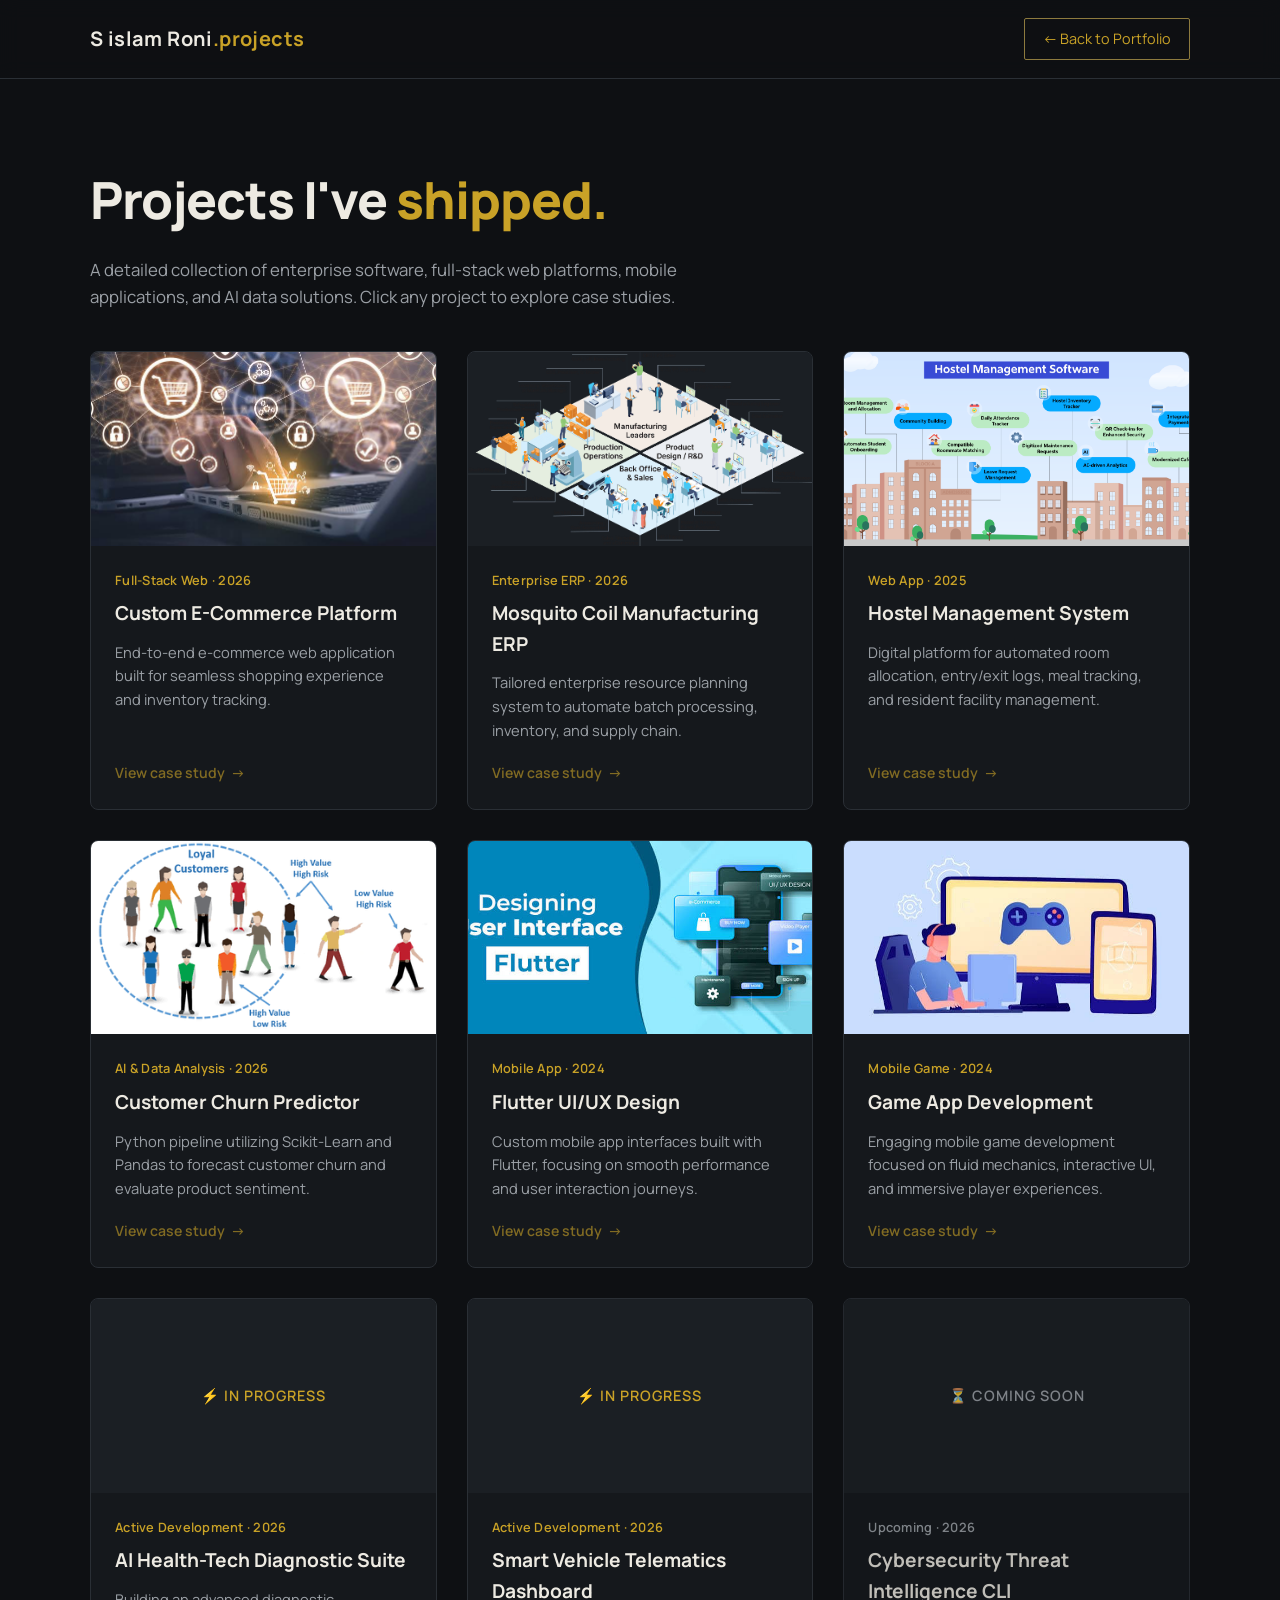
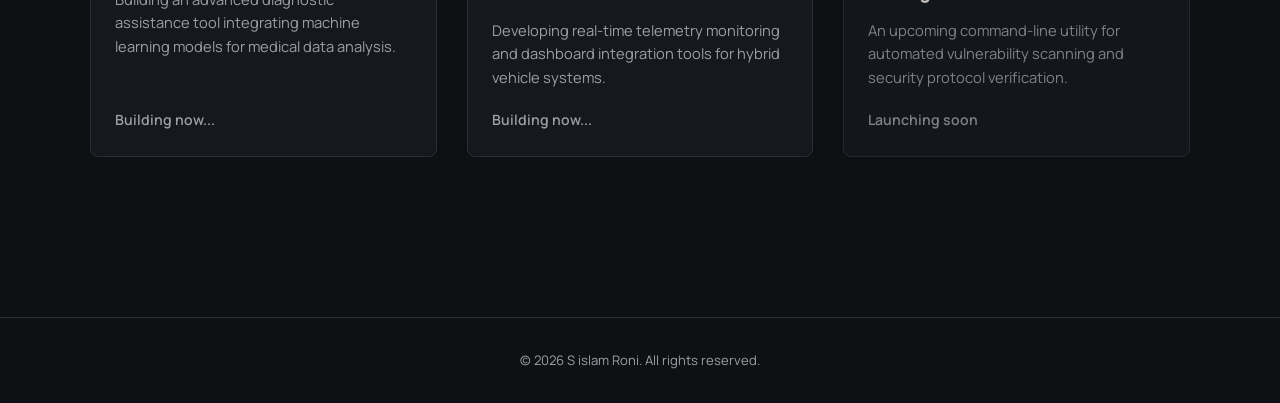
<file: projects.html>
<!DOCTYPE html>
<html lang="en">
<head>
<meta charset="UTF-8">
<meta name="viewport" content="width=device-width, initial-scale=1.0">
<title>Projects — S islam Roni</title>
<link rel="preconnect" href="https://fonts.googleapis.com">
<link href="https://fonts.googleapis.com/css2?family=Manrope:wght@400;500;600;700;800&display=swap" rel="stylesheet">
<link href="https://unpkg.com/aos@2.3.1/dist/aos.css" rel="stylesheet">
<style>
  :root{
    --bg:        #0E1013;
    --bg-alt:    #15181C;
    --panel:     #1B1F24;
    --line:      #2A2F35;
    --ink:       #EDEAE2;
    --ink-dim:   #9BA0A6;
    --gold:      #C9A227;
    --gold-soft: #8D7A3E;
    --sans:  'Manrope', sans-serif;
  }

  *{ margin:0; padding:0; box-sizing:border-box; }
  html{ scroll-behavior:smooth; }
  body{
    background:var(--bg);
    color:var(--ink);
    font-family:var(--sans);
    line-height:1.6;
    -webkit-font-smoothing:antialiased;
  }

  a{ color:inherit; text-decoration:none; }
  img{ display:block; max-width:100%; }

  .wrap{
    max-width:1180px;
    margin:0 auto;
    padding:0 40px;
  }

  header{
    position:sticky; top:0; z-index:50;
    background:rgba(14,16,19,0.86);
    backdrop-filter:blur(10px);
    border-bottom:1px solid var(--line);
  }
  nav.wrap{
    display:flex; align-items:center; justify-content:space-between;
    height:78px;
  }
  .brand{
    font-family:var(--sans);
    font-weight:700;
    font-size:1.25rem;
    letter-spacing:0.02em;
  }
  .brand span{ color:var(--gold); }
  .back-link{
    font-size:0.9rem;
    color:var(--gold);
    border:1px solid var(--gold-soft);
    padding:8px 18px;
    border-radius:2px;
    transition:background .25s ease, color .25s ease;
  }
  .back-link:hover{ background:var(--gold); color:#101215; }

  .page-hero{
    padding:80px 0 40px;
  }
  .kicker{
    display:flex; align-items:center; gap:12px;
    color:var(--gold);
    font-size:0.9rem;
    letter-spacing:0.04em;
    margin-bottom:16px;
    font-weight:600;
  }
  .kicker::before{
    content:"";
    width:34px; height:1px;
    background:var(--gold-soft);
  }
  .page-hero h1{
    font-family:var(--sans);
    font-size:clamp(2.4rem, 4vw, 3.5rem);
    font-weight:800;
    letter-spacing:-0.02em;
    margin-bottom:16px;
  }
  .page-hero h1 span{ color:var(--gold); }
  .lede{ color:var(--ink-dim); max-width:600px; font-size:1.05rem; }

  /* Card Grid */
  .card-grid{
    display:grid;
    grid-template-columns:repeat(3, 1fr);
    gap:30px;
  }
  .card{
    background:var(--bg-alt);
    border:1px solid var(--line);
    border-radius:8px;
    overflow:hidden;
    transition:transform .3s ease, border-color .3s ease;
    display:flex;
    flex-direction:column;
  }
  .card:hover{
    transform:translateY(-4px);
    border-color:var(--gold-soft);
  }
  .card-thumb{
    aspect-ratio:16/9;
    background:var(--panel);
    position:relative;
    overflow:hidden;
  }
  .card-thumb img{
    width:100%;
    height:100%;
    object-fit:cover;
  }
  .card-body{
    padding:24px;
    display:flex;
    flex-direction:column;
    flex-grow:1;
  }
  .card-meta{
    font-size:0.8rem;
    color:var(--gold);
    margin-bottom:8px;
    letter-spacing:0.02em;
    font-weight:600;
  }
  .card-body h3{
    font-family:var(--sans);
    font-size:1.2rem;
    font-weight:700;
    margin-bottom:12px;
  }
  .card-body p{
    color:var(--ink-dim);
    font-size:0.92rem;
    margin-bottom:20px;
    flex-grow:1;
  }
  .card-foot{
    font-size:0.88rem;
    color:var(--gold);
    display:flex;
    align-items:center;
    gap:6px;
    font-weight:600;
  }
  .card-foot .arrow{ transition:transform .2s ease; }
  .card:hover .arrow{ transform:translateX(4px); }

  footer{
    border-top:1px solid var(--line);
    padding:32px 0;
    text-align:center;
    font-size:0.82rem;
    color:var(--ink-dim);
    margin-top:80px;
  }

  @media (max-width:900px){
    .card-grid{ grid-template-columns:repeat(2, 1fr); }
    .wrap{ padding:0 20px; }
  }
  @media (max-width:600px){
    .card-grid{ grid-template-columns:1fr; }
  }
</style>
</head>
<body>

<header>
  <nav class="wrap">
    <div class="brand">S islam Roni<span>.projects</span></div>
    <a href="index.html" class="back-link">← Back to Portfolio</a>
  </nav>
</header>

<main>
  <section class="page-hero" style="border-top:none;">
    <div class="wrap" data-aos="fade-up">
      <h1>Projects I've <span>shipped.</span></h1>
      <p class="lede">
        A detailed collection of enterprise software, full-stack web platforms, mobile applications, and AI data solutions. Click any project to explore case studies.
      </p>
    </div>
  </section>

  <section style="border-top:none; padding-bottom: 80px;">
    <div class="wrap">
      <div class="card-grid" id="projectGrid">

        <!-- Project 1 -->
        <div class="card" data-aos="zoom-in" data-aos-delay="100">
          <div class="card-thumb">
            <img src="images/e-com.jpg" alt="E-Commerce Platform">
          </div>
          <div class="card-body">
            <span class="card-meta">Full-Stack Web · 2026</span>
            <h3>Custom E-Commerce Platform</h3>
            <p>End-to-end e-commerce web application built for seamless shopping experience and inventory tracking.</p>
            <span class="card-foot" style="pointer-events: none; opacity: 0.6;">View case study <span class="arrow">→</span></span>
          </div>
        </div>

        <!-- Project 2 -->
        <div class="card" data-aos="zoom-in" data-aos-delay="200">
          <div class="card-thumb">
            <img src="images/erp-m.png" alt="Manufacturing ERP">
          </div>
          <div class="card-body">
            <span class="card-meta">Enterprise ERP · 2026</span>
            <h3>Mosquito Coil Manufacturing ERP</h3>
            <p>Tailored enterprise resource planning system to automate batch processing, inventory, and supply chain.</p>
            <span class="card-foot" style="pointer-events: none; opacity: 0.6;">View case study <span class="arrow">→</span></span>
          </div>
        </div>

        <!-- Project 3 -->
        <div class="card" data-aos="zoom-in" data-aos-delay="300">
          <div class="card-thumb">
            <img src="images/hostel.png" alt="Hostel Management">
          </div>
          <div class="card-body">
            <span class="card-meta">Web App · 2025</span>
            <h3>Hostel Management System</h3>
            <p>Digital platform for automated room allocation, entry/exit logs, meal tracking, and resident facility management.</p>
            <span class="card-foot" style="pointer-events: none; opacity: 0.6;">View case study <span class="arrow">→</span></span>
          </div>
        </div>

        <!-- Project 4 -->
        <div class="card" data-aos="zoom-in" data-aos-delay="100">
          <div class="card-thumb">
            <img src="images/ai.png" alt="AI Churn Predictor">
          </div>
          <div class="card-body">
            <span class="card-meta">AI & Data Analysis · 2026</span>
            <h3>Customer Churn Predictor</h3>
            <p>Python pipeline utilizing Scikit-Learn and Pandas to forecast customer churn and evaluate product sentiment.</p>
            <span class="card-foot" style="pointer-events: none; opacity: 0.6;">View case study <span class="arrow">→</span></span>
          </div>
        </div>

        <!-- Project 5 -->
        <div class="card" data-aos="zoom-in" data-aos-delay="200">
          <div class="card-thumb">
            <img src="images/uiux.jpg" alt="Flutter UI/UX">
          </div>
          <div class="card-body">
            <span class="card-meta">Mobile App · 2024</span>
            <h3>Flutter UI/UX Design</h3>
            <p>Custom mobile app interfaces built with Flutter, focusing on smooth performance and user interaction journeys.</p>
            <span class="card-foot" style="pointer-events: none; opacity: 0.6;">View case study <span class="arrow">→</span></span>
          </div>
        </div>

        <!-- Project 6 -->
        <div class="card" data-aos="zoom-in" data-aos-delay="300">
          <div class="card-thumb">
            <img src="images/gameapp.jpg" alt="Game App">
          </div>
          <div class="card-body">
            <span class="card-meta">Mobile Game · 2024</span>
            <h3>Game App Development</h3>
            <p>Engaging mobile game development focused on fluid mechanics, interactive UI, and immersive player experiences.</p>
            <span class="card-foot" style="pointer-events: none; opacity: 0.6;">View case study <span class="arrow">→</span></span>
          </div>
        </div>

        <!-- Project 7 (IN PROGRESS) -->
        <div class="card" style="cursor: default;" data-aos="zoom-in" data-aos-delay="100">
          <div class="card-thumb" style="display:flex; align-items:center; justify-content:center; background:var(--panel);">
            <span style="color:var(--gold); font-size:0.9rem; font-weight:600; letter-spacing:1px;">⚡ IN PROGRESS</span>
          </div>
          <div class="card-body">
            <span class="card-meta" style="color:#C9A227;">Active Development · 2026</span>
            <h3>AI Health-Tech Diagnostic Suite</h3>
            <p>Building an advanced diagnostic assistance tool integrating machine learning models for medical data analysis.</p>
            <span class="card-foot" style="color:var(--ink-dim); pointer-events: none;">Building now...</span>
          </div>
        </div>

        <!-- Project 8 (IN PROGRESS) -->
        <div class="card" style="cursor: default;" data-aos="zoom-in" data-aos-delay="200">
          <div class="card-thumb" style="display:flex; align-items:center; justify-content:center; background:var(--panel);">
            <span style="color:var(--gold); font-size:0.9rem; font-weight:600; letter-spacing:1px;">⚡ IN PROGRESS</span>
          </div>
          <div class="card-body">
            <span class="card-meta" style="color:#C9A227;">Active Development · 2026</span>
            <h3>Smart Vehicle Telematics Dashboard</h3>
            <p>Developing real-time telemetry monitoring and dashboard integration tools for hybrid vehicle systems.</p>
            <span class="card-foot" style="color:var(--ink-dim); pointer-events: none;">Building now...</span>
          </div>
        </div>

        <!-- Project 9 (COMING SOON) -->
        <div class="card" style="cursor: default; opacity: 0.8;" data-aos="zoom-in" data-aos-delay="300">
          <div class="card-thumb" style="display:flex; align-items:center; justify-content:center; background:var(--panel);">
            <span style="color:var(--ink-dim); font-size:0.9rem; font-weight:600; letter-spacing:1px;">⏳ COMING SOON</span>
          </div>
          <div class="card-body">
            <span class="card-meta" style="color:var(--ink-dim);">Upcoming · 2026</span>
            <h3>Cybersecurity Threat Intelligence CLI</h3>
            <p>An upcoming command-line utility for automated vulnerability scanning and security protocol verification.</p>
            <span class="card-foot" style="color:var(--ink-dim); pointer-events: none;">Launching soon</span>
          </div>
        </div>

      </div>
    </div>
  </section>
</main>

<footer>
  <div class="wrap">
    <span>© 2026 S islam Roni. All rights reserved.</span>
  </div>
</footer>

<script src="https://unpkg.com/aos@2.3.1/dist/aos.js"></script>
<script>
  AOS.init({ duration: 600, once: true });
</script>
</body>
</html>
</file>
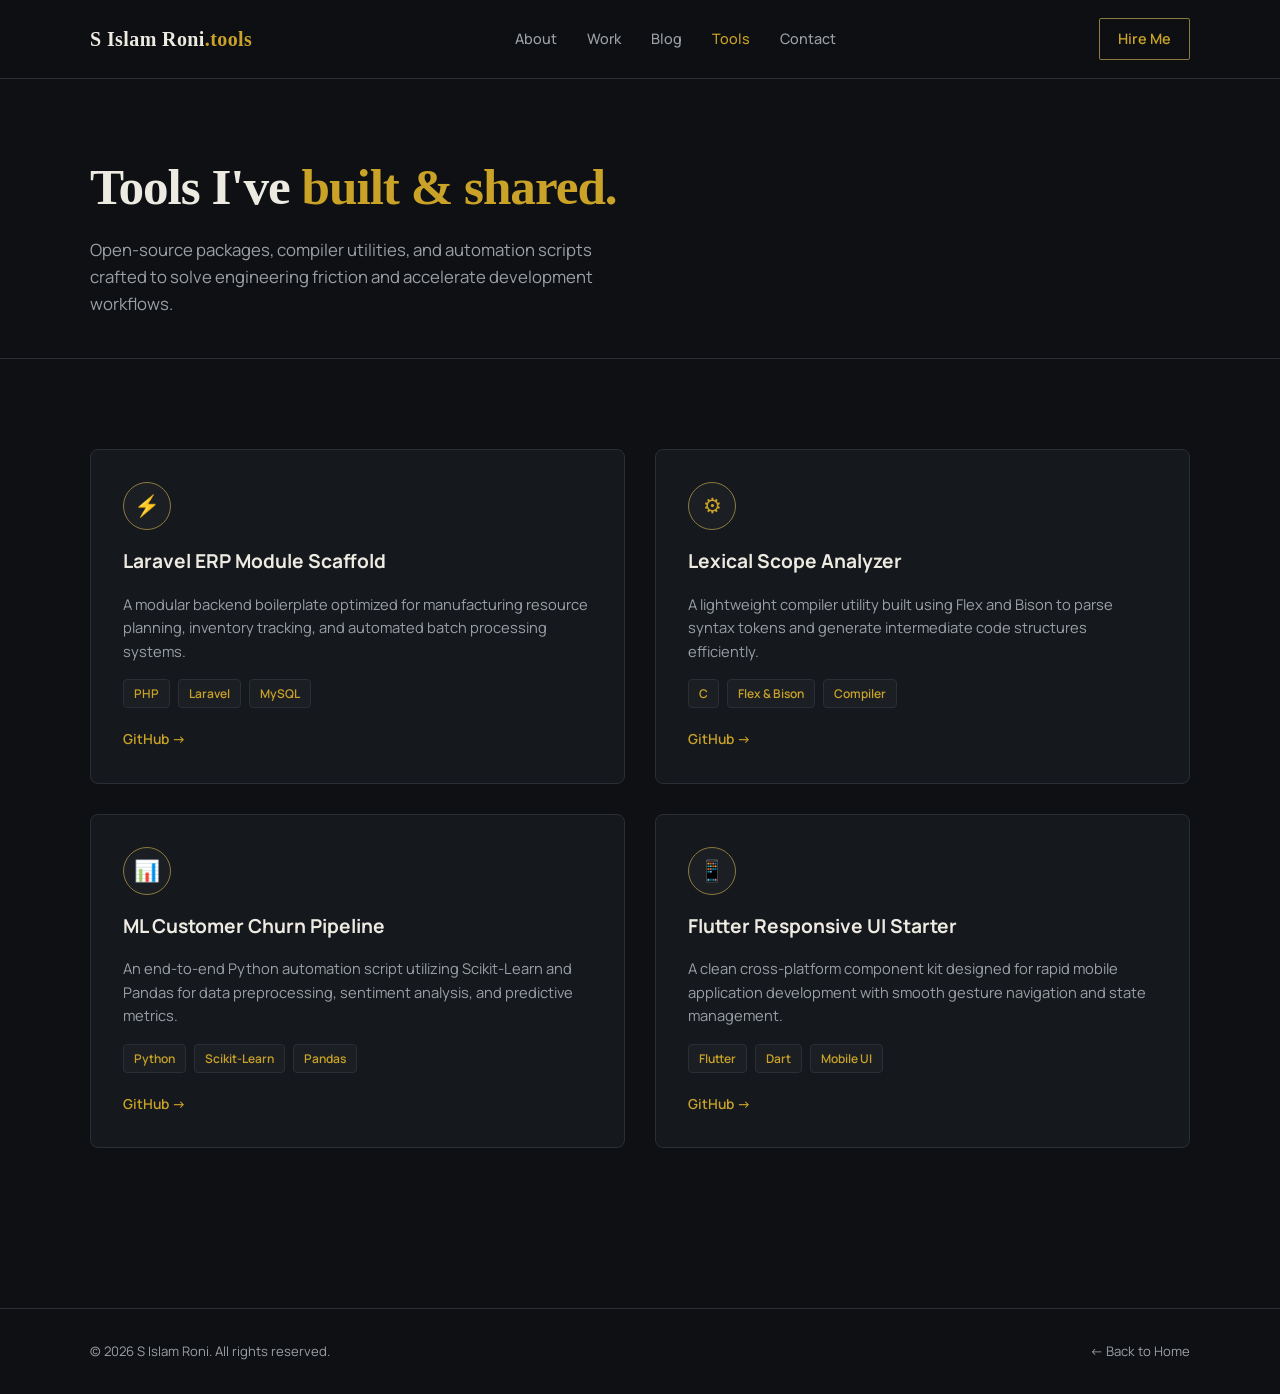
<file: tools.html>
<!DOCTYPE html>
<html lang="en">
<head>
<meta charset="UTF-8">
<meta name="viewport" content="width=device-width, initial-scale=1.0">
<title>Tools — S Islam Roni</title>
<link rel="preconnect" href="https://fonts.googleapis.com">
<link href="https://fonts.googleapis.com/css2?family=Manrope:wght@400;500;600;700;800&display=swap" rel="stylesheet">
<link rel="stylesheet" href="style.css">
<style>
  :root{
    --bg:        #0E1013;
    --bg-alt:    #15181C;
    --panel:     #1B1F24;
    --line:      #2A2F35;
    --ink:       #EDEAE2;
    --ink-dim:   #9BA0A6;
    --gold:      #C9A227;
    --gold-soft: #8D7A3E;
    --sans:  'Manrope', sans-serif;
  }

  *{ margin:0; padding:0; box-sizing:border-box; }
  body{
    background:var(--bg);
    color:var(--ink);
    font-family:var(--sans);
    line-height:1.6;
    -webkit-font-smoothing:antialiased;
  }
  a{ color:inherit; text-decoration:none; }
  .wrap{ max-width:1180px; margin:0 auto; padding:0 40px; }

  header{
    position:sticky; top:0; z-index:50;
    background:rgba(14,16,19,0.86);
    backdrop-filter:blur(10px);
    border-bottom:1px solid var(--line);
  }
  nav.wrap{ display:flex; align-items:center; justify-content:space-between; height:78px; }
  .brand{ font-weight:700; font-size:1.25rem; }
  .brand span{ color:var(--gold); }
  .nav-links{ display:flex; gap:30px; }
  .nav-links a{ font-size:0.9rem; color:var(--ink-dim); font-weight:500; transition:color .2s; }
  .nav-links a:hover, .nav-links a.active{ color:var(--gold); }
  .nav-cta{
    font-size:0.9rem; color:var(--gold); border:1px solid var(--gold-soft);
    padding:8px 18px; border-radius:2px; font-weight:600;
    transition:background .25s ease, color .25s ease;
  }
  .nav-cta:hover{ background:var(--gold); color:#101215; }

  .page-hero{ padding:80px 0 40px; }
  .kicker{
    display:flex; align-items:center; gap:12px;
    color:var(--gold); font-size:0.9rem; font-weight:600;
    letter-spacing:0.04em; margin-bottom:16px; text-transform:uppercase;
  }
  .kicker::before{ content:""; width:34px; height:1px; background:var(--gold-soft); }
  .page-hero h1{ font-size:clamp(2.4rem, 4vw, 3.5rem); font-weight:800; letter-spacing:-0.02em; margin-bottom:16px; }
  .page-hero h1 span{ color:var(--gold); }
  .lede{ color:var(--ink-dim); max-width:600px; font-size:1.05rem; }

  .tools-grid{ display:grid; grid-template-columns:repeat(2, 1fr); gap:30px; }
  .tool-card{
    background:var(--bg-alt); border:1px solid var(--line); border-radius:8px;
    padding:32px; display:flex; flex-direction:column; gap:16px;
    transition:border-color .3s ease, transform .3s ease;
  }
  .tool-card:hover{ border-color:var(--gold-soft); transform:translateY(-4px); }
  .tool-icon{
    width:48px; height:48px; border:1px solid var(--gold-soft); border-radius:50%;
    display:flex; align-items:center; justify-content:center; color:var(--gold); font-size:1.3rem; background:var(--panel);
  }
  .tool-card h3{ font-size:1.2rem; font-weight:700; }
  .tool-card p{ color:var(--ink-dim); font-size:0.92rem; flex:1; }
  .tag-row{ display:flex; gap:8px; flex-wrap:wrap; }
  .tag{
    font-size:0.75rem; color:var(--gold); background:var(--panel);
    border:1px solid var(--line); padding:4px 10px; border-radius:4px; font-weight:600;
  }
  .tool-links{ display:flex; gap:16px; margin-top:4px; }
  .tool-links a{ font-size:0.86rem; color:var(--gold); font-weight:600; }
  .tool-links a:hover{ text-decoration:underline; }

  footer{ border-top:1px solid var(--line); padding:32px 0; font-size:0.85rem; color:var(--ink-dim); margin-top:80px; }
  footer .wrap{ display:flex; justify-content:space-between; align-items:center; }

  @media (max-width:860px){ .tools-grid{ grid-template-columns:1fr; } .nav-links{ display:none; } .wrap{ padding:0 20px; } }
</style>
</head>
<body>

<header>
  <nav class="wrap">
    <a class="brand" href="index.html">S Islam Roni<span>.tools</span></a>
    <div class="nav-links">
      <a href="index.html#about">About</a>
      <a href="projects.html">Work</a>
      <a href="blog.html">Blog</a>
      <a href="tools.html" class="active">Tools</a>
      <a href="index.html#contact">Contact</a>
    </div>
    <a href="index.html#contact" class="nav-cta">Hire Me</a>
  </nav>
</header>

<main>
  <section class="page-hero" style="border-top:none;">
    <div class="wrap" data-aos="fade-up">
      <h1>Tools I've <span>built &amp; shared.</span></h1>
      <p class="lede">
        Open-source packages, compiler utilities, and automation scripts crafted to solve engineering friction and accelerate development workflows.
      </p>
    </div>
  </section>

  <section style="border-top:none; padding-bottom: 80px;">
    <div class="wrap">
      <div class="tools-grid">

        <!-- Tool 1: Laravel ERP Boilerplate -->
        <div class="tool-card" data-aos="zoom-in" data-aos-delay="100">
          <div class="tool-icon">⚡</div>
          <h3>Laravel ERP Module Scaffold</h3>
          <p>A modular backend boilerplate optimized for manufacturing resource planning, inventory tracking, and automated batch processing systems.</p>
          <div class="tag-row">
            <span class="tag">PHP</span>
            <span class="tag">Laravel</span>
            <span class="tag">MySQL</span>
          </div>
          <div class="tool-links">
            <a href="https://github.com/sroni8" target="_blank">GitHub →</a>
          </div>
        </div>

        <!-- Tool 2: Custom Lexical Analyzer (Flex/Bison) -->
        <div class="tool-card" data-aos="zoom-in" data-aos-delay="200">
          <div class="tool-icon">⚙</div>
          <h3>Lexical Scope Analyzer</h3>
          <p>A lightweight compiler utility built using Flex and Bison to parse syntax tokens and generate intermediate code structures efficiently.</p>
          <div class="tag-row">
            <span class="tag">C</span>
            <span class="tag">Flex &amp; Bison</span>
            <span class="tag">Compiler</span>
          </div>
          <div class="tool-links">
            <a href="https://github.com/sroni8" target="_blank">GitHub →</a>
          </div>
        </div>

        <!-- Tool 3: Python Data Pipeline & Churn Predictor -->
        <div class="tool-card" data-aos="zoom-in" data-aos-delay="300">
          <div class="tool-icon">📊</div>
          <h3>ML Customer Churn Pipeline</h3>
          <p>An end-to-end Python automation script utilizing Scikit-Learn and Pandas for data preprocessing, sentiment analysis, and predictive metrics.</p>
          <div class="tag-row">
            <span class="tag">Python</span>
            <span class="tag">Scikit-Learn</span>
            <span class="tag">Pandas</span>
          </div>
          <div class="tool-links">
            <a href="https://github.com/sroni8" target="_blank">GitHub →</a>
          </div>
        </div>

        <!-- Tool 4: Flutter Cross-Platform UI Kit -->
        <div class="tool-card" data-aos="zoom-in" data-aos-delay="400">
          <div class="tool-icon">📱</div>
          <h3>Flutter Responsive UI Starter</h3>
          <p>A clean cross-platform component kit designed for rapid mobile application development with smooth gesture navigation and state management.</p>
          <div class="tag-row">
            <span class="tag">Flutter</span>
            <span class="tag">Dart</span>
            <span class="tag">Mobile UI</span>
          </div>
          <div class="tool-links">
            <a href="https://github.com/sroni8" target="_blank">GitHub →</a>
          </div>
        </div>

      </div>
    </div>
  </section>
</main>

<footer>
  <div class="wrap">
    <span>© 2026 S Islam Roni. All rights reserved.</span>
    <span><a href="index.html">← Back to Home</a></span>
  </div>
</footer>

</body>
</html>
</file>
<file: style.css>
/* =========================================================
   SHARED STYLESHEET — used by projects.html, blog.html,
   tools.html, project-case-study.html, blog-post.html
   Keep this in the same folder as portfolio.html
   ========================================================= */

:root{
  --bg:        #0E1013;
  --bg-alt:    #15181C;
  --panel:     #1B1F24;
  --line:      #2A2F35;
  --ink:       #EDEAE2;
  --ink-dim:   #9BA0A6;
  --gold:      #C9A227;
  --gold-soft: #8D7A3E;
  --serif: 'Fraunces', serif;
  --sans:  'Manrope', sans-serif;
}

*{ margin:0; padding:0; box-sizing:border-box; }
html{ scroll-behavior:smooth; }
body{
  background:var(--bg);
  color:var(--ink);
  font-family:var(--sans);
  line-height:1.6;
  -webkit-font-smoothing:antialiased;
}
a{ color:inherit; text-decoration:none; }
img{ display:block; max-width:100%; }
ul{ list-style:none; }

.wrap{ max-width:1180px; margin:0 auto; padding:0 40px; }

/* ---------- Nav (identical across pages) ---------- */
header{
  position:sticky; top:0; z-index:50;
  background:rgba(14,16,19,0.86);
  backdrop-filter:blur(10px);
  border-bottom:1px solid var(--line);
}
nav.wrap{ display:flex; align-items:center; justify-content:space-between; height:78px; }
.brand{ font-family:var(--serif); font-weight:600; font-size:1.25rem; letter-spacing:0.02em; }
.brand span{ color:var(--gold); }
.nav-links{ display:flex; gap:36px; }
.nav-links a{ font-size:0.92rem; color:var(--ink-dim); transition:color .25s ease; }
.nav-links a:hover, .nav-links a.active{ color:var(--ink); }
.nav-links a.active{ color:var(--gold); }
.nav-cta{
  border:1px solid var(--gold-soft); padding:9px 20px; border-radius:2px;
  font-size:0.88rem; color:var(--gold); transition:background .25s ease, color .25s ease;
}
.nav-cta:hover{ background:var(--gold); color:#101215; }
.menu-btn{ display:none; background:none; border:0; color:var(--ink); font-size:1.6rem; cursor:pointer; }

/* ---------- Buttons ---------- */
.btn-primary{
  display:inline-block;
  background:var(--gold); color:#111316; padding:14px 30px;
  font-weight:700; font-size:0.92rem; border-radius:2px;
  transition:transform .25s ease, box-shadow .25s ease; border:none; cursor:pointer;
}
.btn-primary:hover{ transform:translateY(-2px); box-shadow:0 14px 26px -14px rgba(201,162,39,0.55); }
.btn-ghost{
  display:inline-block;
  border:1px solid var(--line); color:var(--ink); padding:14px 30px;
  font-size:0.92rem; border-radius:2px; transition:border-color .25s ease, background .25s ease;
}
.btn-ghost:hover{ border-color:var(--gold-soft); background:var(--panel); }

/* ---------- Page header (used on every sub-page) ---------- */
.page-hero{ padding:80px 0 60px; border-bottom:1px solid var(--line); }
.kicker{
  display:flex; align-items:center; gap:12px; color:var(--gold);
  font-size:0.9rem; letter-spacing:0.04em; margin-bottom:22px;
}
.kicker::before{ content:""; width:34px; height:1px; background:var(--gold-soft); }
.page-hero h1{
  font-family:var(--serif); font-weight:600;
  font-size:clamp(2.2rem, 4.6vw, 3.4rem); line-height:1.1; letter-spacing:-0.01em;
  max-width:760px;
}
.page-hero h1 em{ font-style:italic; font-weight:300; color:var(--gold); }
.page-hero p.lede{ margin-top:22px; max-width:560px; color:var(--ink-dim); font-size:1.05rem; }

/* ---------- Section shell ---------- */
section{ padding:90px 0; border-top:1px solid var(--line); }
.section-head{ display:flex; justify-content:space-between; align-items:flex-end; gap:40px; margin-bottom:48px; flex-wrap:wrap; }
.section-head h2{ font-family:var(--serif); font-weight:600; font-size:clamp(1.7rem, 3vw, 2.3rem); }
.section-num{ font-family:var(--serif); font-style:italic; color:var(--gold-soft); font-size:1rem; }
.section-head p{ color:var(--ink-dim); max-width:360px; font-size:0.95rem; }

/* ---------- Tag ---------- */
.tag{
  display:inline-block;
  border:1px solid var(--line); padding:6px 14px; font-size:0.8rem;
  color:var(--ink); border-radius:2px; transition:border-color .25s ease, color .25s ease;
}
.tag:hover{ border-color:var(--gold-soft); color:var(--gold); }
.tag-row{ display:flex; flex-wrap:wrap; gap:8px; }

/* ---------- Generic photo placeholder ---------- */
.ph-box{
  position:relative; border:1px solid var(--line); background:var(--panel);
  display:flex; align-items:center; justify-content:center; overflow:hidden;
}
.ph-box img{ width:100%; height:100%; object-fit:cover; display:none; }
.ph-box .ph-inner{ text-align:center; color:var(--ink-dim); padding:20px; }
.ph-box .ph-inner .icon{
  width:44px; height:44px; margin:0 auto 12px;
  border:1px solid var(--gold-soft); border-radius:50%;
  display:flex; align-items:center; justify-content:center; color:var(--gold); font-size:1.2rem;
}
.ph-box .ph-inner small{ display:block; margin-top:6px; font-size:0.72rem; color:#6C7178; }

/* ---------- Card grid (projects / blog / tools) ---------- */
.card-grid{ display:grid; grid-template-columns:repeat(3, 1fr); gap:26px; }
.card{
  border:1px solid var(--line); background:var(--bg-alt);
  display:flex; flex-direction:column; overflow:hidden;
  transition:border-color .3s ease, transform .3s ease;
}
.card:hover{ border-color:var(--gold-soft); transform:translateY(-4px); }
.card .card-thumb{ aspect-ratio:4/3; }
.card .card-body{ padding:24px 24px 28px; display:flex; flex-direction:column; flex:1; }
.card .card-meta{ font-size:0.78rem; color:var(--gold); margin-bottom:10px; letter-spacing:0.02em; }
.card h3{ font-family:var(--serif); font-weight:600; font-size:1.18rem; margin-bottom:10px; line-height:1.3; }
.card p{ color:var(--ink-dim); font-size:0.92rem; flex:1; }
.card .card-foot{ margin-top:18px; font-size:0.84rem; color:var(--ink); display:flex; align-items:center; gap:8px; }
.card .card-foot .arrow{ color:var(--gold); transition:transform .25s ease; }
.card:hover .card-foot .arrow{ transform:translateX(4px); }

/* ---------- Footer (identical across pages) ---------- */
footer{ border-top:1px solid var(--line); padding:32px 0; }
footer .wrap{ display:flex; justify-content:space-between; align-items:center; font-size:0.82rem; color:var(--ink-dim); flex-wrap:wrap; gap:12px; }

/* ---------- Responsive ---------- */
@media (max-width:860px){
  .wrap{ padding:0 22px; }
  .nav-links{ display:none; }
  .menu-btn{ display:block; }
  .card-grid{ grid-template-columns:1fr; }
  section{ padding:64px 0; }
  .page-hero{ padding:56px 0 44px; }
}
</file>
